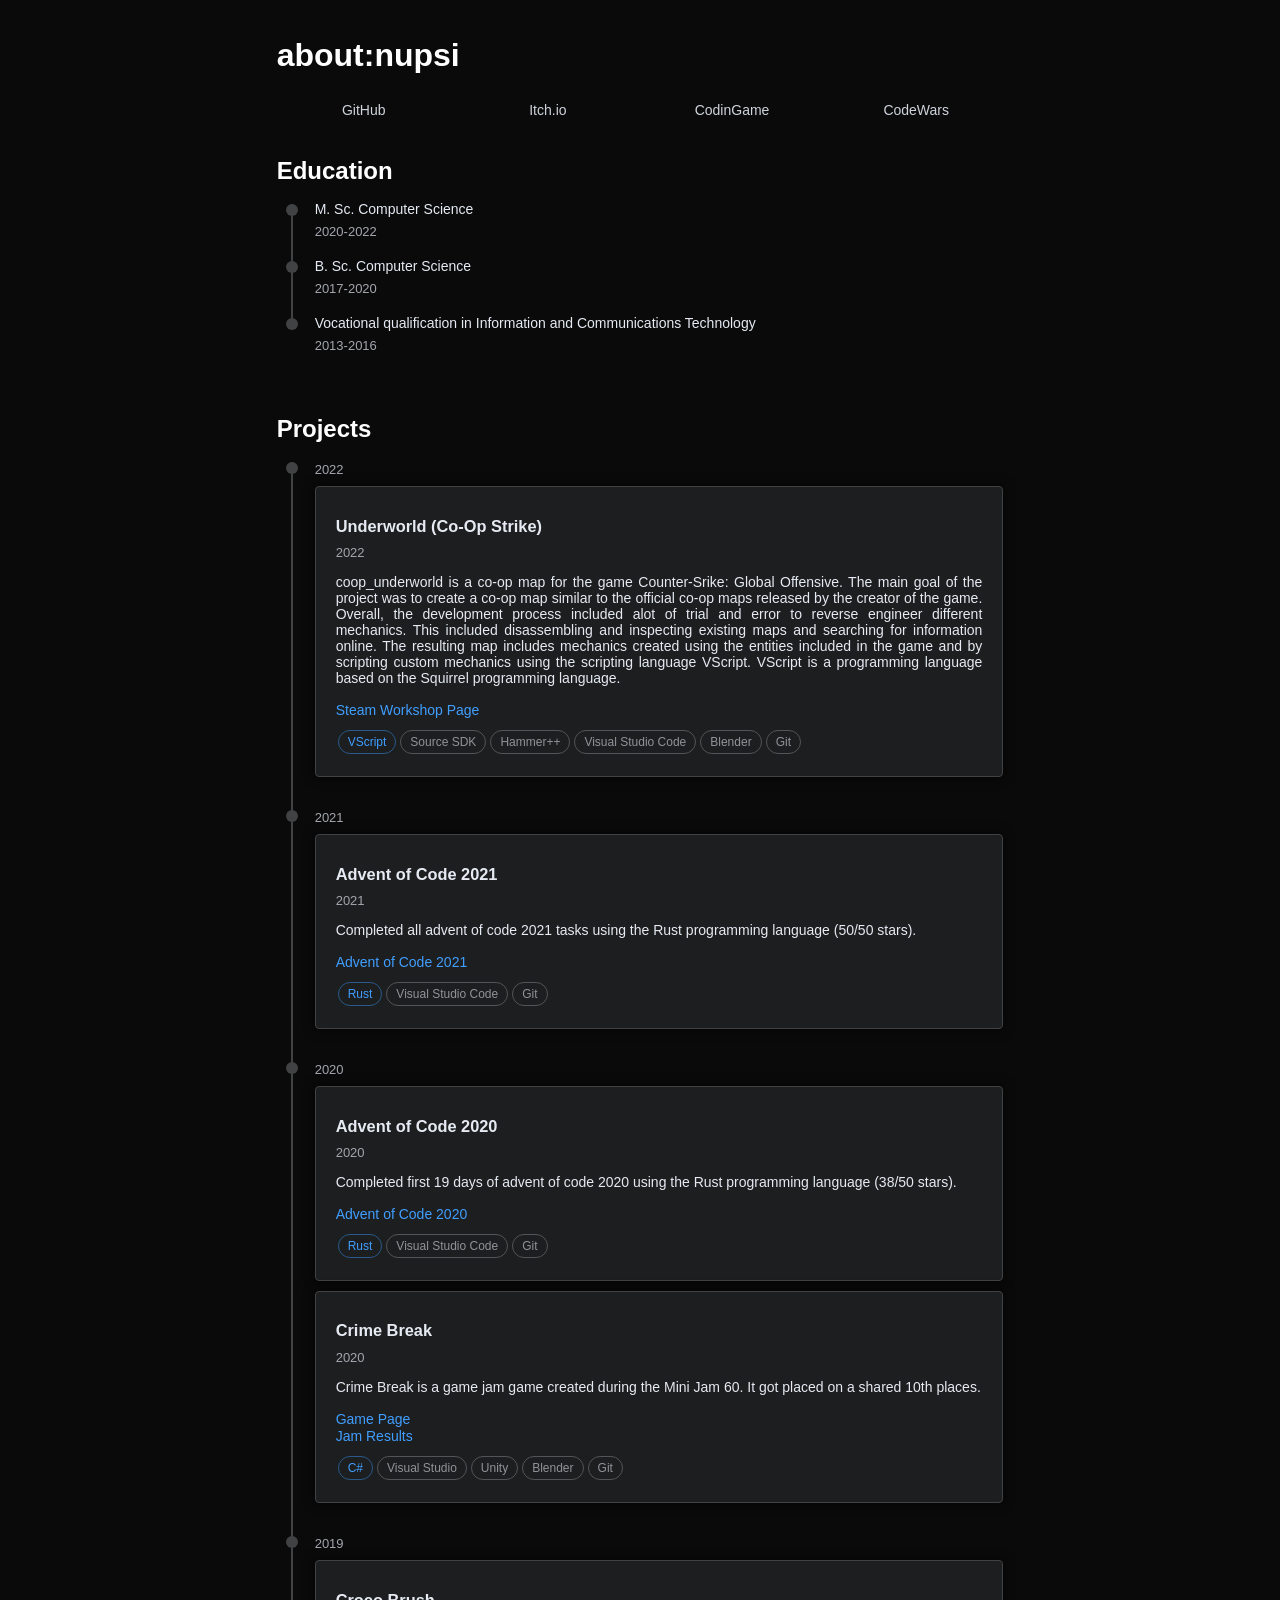
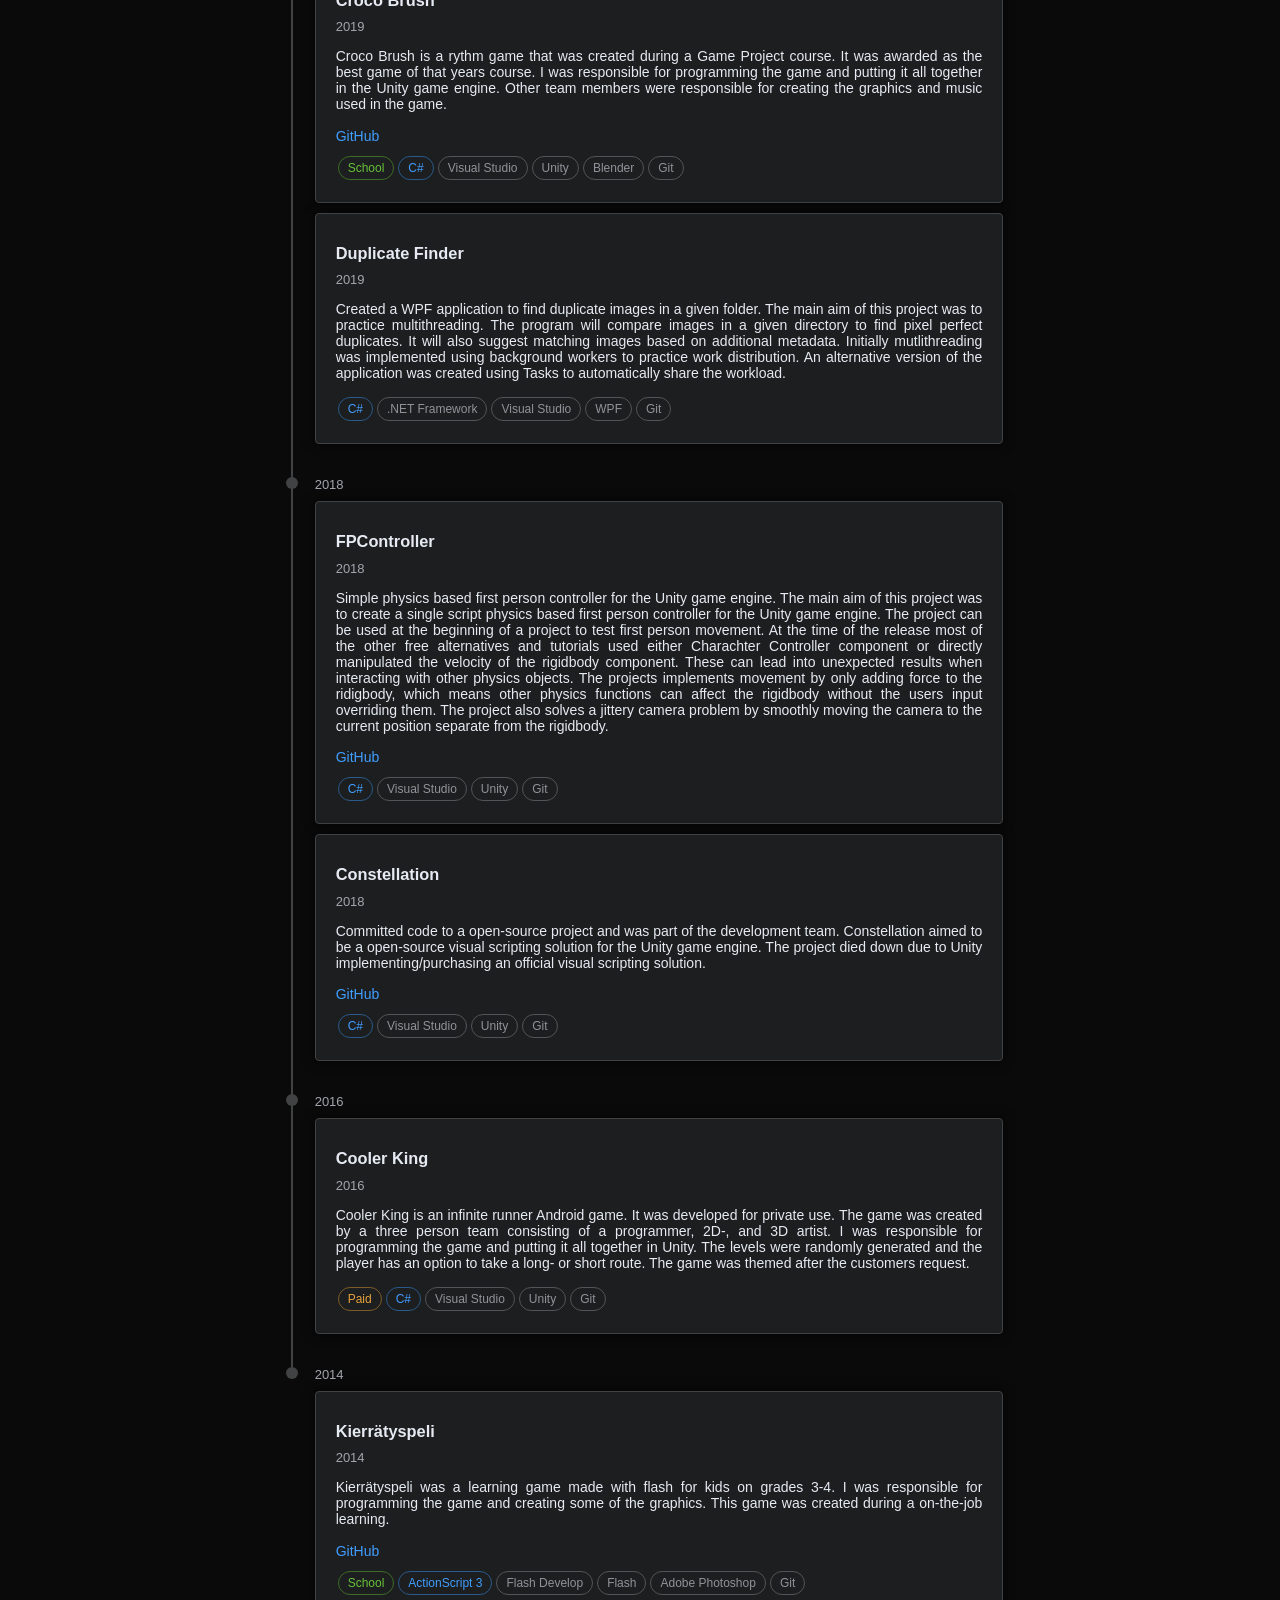
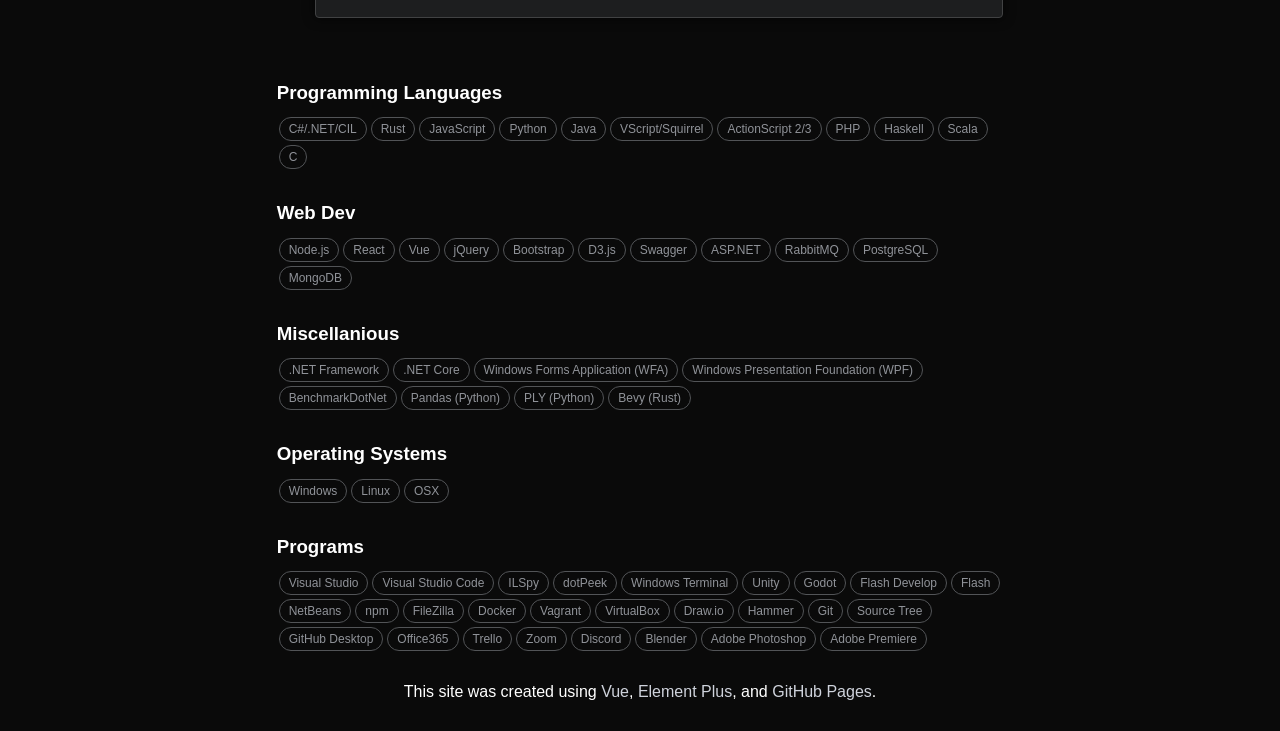
<file: index.html>
<!doctype html><html lang="en-En" class="dark"><head><meta charset="utf-8"><meta http-equiv="X-UA-Compatible" content="IE=edge"><meta name="viewport" content="width=device-width,initial-scale=1"><link rel="icon" href="favicon.ico"><title>about:nupsi</title><script defer="defer" src="js/chunk-vendors.e40983fe.js"></script><script defer="defer" src="js/index.f2c02e11.js"></script><link href="css/chunk-vendors.cc514243.css" rel="stylesheet"><link href="css/index.65992d73.css" rel="stylesheet"></head><body><noscript><strong>We're sorry but about:nupsi doesn't work properly without JavaScript enabled. Please enable it to continue.</strong></noscript><div id="app"></div></body></html>
</file>
<file: css/chunk-vendors.cc514243.css>
@charset "UTF-8";:root{--el-color-primary-rgb:64,158,255;--el-color-success-rgb:103,194,58;--el-color-warning-rgb:230,162,60;--el-color-danger-rgb:245,108,108;--el-color-error-rgb:245,108,108;--el-color-info-rgb:144,147,153;--el-font-size-extra-large:20px;--el-font-size-large:18px;--el-font-size-medium:16px;--el-font-size-base:14px;--el-font-size-small:13px;--el-font-size-extra-small:12px;--el-font-family:"Helvetica Neue",Helvetica,"PingFang SC","Hiragino Sans GB","Microsoft YaHei","微软雅黑",Arial,sans-serif;--el-font-weight-primary:500;--el-font-line-height-primary:24px;--el-index-normal:1;--el-index-top:1000;--el-index-popper:2000;--el-border-radius-base:4px;--el-border-radius-small:2px;--el-border-radius-round:20px;--el-border-radius-circle:100%;--el-transition-duration:0.3s;--el-transition-duration-fast:0.2s;--el-transition-function-ease-in-out-bezier:cubic-bezier(0.645,0.045,0.355,1);--el-transition-function-fast-bezier:cubic-bezier(0.23,1,0.32,1);--el-transition-all:all var(--el-transition-duration) var(--el-transition-function-ease-in-out-bezier);--el-transition-fade:opacity var(--el-transition-duration) var(--el-transition-function-fast-bezier);--el-transition-md-fade:transform var(--el-transition-duration) var(--el-transition-function-fast-bezier),opacity var(--el-transition-duration) var(--el-transition-function-fast-bezier);--el-transition-fade-linear:opacity var(--el-transition-duration-fast) linear;--el-transition-border:border-color var(--el-transition-duration-fast) var(--el-transition-function-ease-in-out-bezier);--el-transition-box-shadow:box-shadow var(--el-transition-duration-fast) var(--el-transition-function-ease-in-out-bezier);--el-transition-color:color var(--el-transition-duration-fast) var(--el-transition-function-ease-in-out-bezier);--el-component-size-large:40px;--el-component-size:32px;--el-component-size-small:24px;color-scheme:light;--el-color-white:#fff;--el-color-black:#000;--el-color-primary:#409eff;--el-color-primary-light-3:#79bbff;--el-color-primary-light-5:#a0cfff;--el-color-primary-light-7:#c6e2ff;--el-color-primary-light-8:#d9ecff;--el-color-primary-light-9:#ecf5ff;--el-color-primary-dark-2:#337ecc;--el-color-success:#67c23a;--el-color-success-light-3:#95d475;--el-color-success-light-5:#b3e19d;--el-color-success-light-7:#d1edc4;--el-color-success-light-8:#e1f3d8;--el-color-success-light-9:#f0f9eb;--el-color-success-dark-2:#529b2e;--el-color-warning:#e6a23c;--el-color-warning-light-3:#eebe77;--el-color-warning-light-5:#f3d19e;--el-color-warning-light-7:#f8e3c5;--el-color-warning-light-8:#faecd8;--el-color-warning-light-9:#fdf6ec;--el-color-warning-dark-2:#b88230;--el-color-danger:#f56c6c;--el-color-danger-light-3:#f89898;--el-color-danger-light-5:#fab6b6;--el-color-danger-light-7:#fcd3d3;--el-color-danger-light-8:#fde2e2;--el-color-danger-light-9:#fef0f0;--el-color-danger-dark-2:#c45656;--el-color-error:#f56c6c;--el-color-error-light-3:#f89898;--el-color-error-light-5:#fab6b6;--el-color-error-light-7:#fcd3d3;--el-color-error-light-8:#fde2e2;--el-color-error-light-9:#fef0f0;--el-color-error-dark-2:#c45656;--el-color-info:#909399;--el-color-info-light-3:#b1b3b8;--el-color-info-light-5:#c8c9cc;--el-color-info-light-7:#dedfe0;--el-color-info-light-8:#e9e9eb;--el-color-info-light-9:#f4f4f5;--el-color-info-dark-2:#73767a;--el-bg-color:#fff;--el-bg-color-page:#f2f3f5;--el-bg-color-overlay:#fff;--el-text-color-primary:#303133;--el-text-color-regular:#606266;--el-text-color-secondary:#909399;--el-text-color-placeholder:#a8abb2;--el-text-color-disabled:#c0c4cc;--el-border-color:#dcdfe6;--el-border-color-light:#e4e7ed;--el-border-color-lighter:#ebeef5;--el-border-color-extra-light:#f2f6fc;--el-border-color-dark:#d4d7de;--el-border-color-darker:#cdd0d6;--el-fill-color:#f0f2f5;--el-fill-color-light:#f5f7fa;--el-fill-color-lighter:#fafafa;--el-fill-color-extra-light:#fafcff;--el-fill-color-dark:#ebedf0;--el-fill-color-darker:#e6e8eb;--el-fill-color-blank:#fff;--el-box-shadow:0px 12px 32px 4px rgba(0,0,0,.04),0px 8px 20px rgba(0,0,0,.08);--el-box-shadow-light:0px 0px 12px rgba(0,0,0,.12);--el-box-shadow-lighter:0px 0px 6px rgba(0,0,0,.12);--el-box-shadow-dark:0px 16px 48px 16px rgba(0,0,0,.08),0px 12px 32px rgba(0,0,0,.12),0px 8px 16px -8px rgba(0,0,0,.16);--el-disabled-bg-color:var(--el-fill-color-light);--el-disabled-text-color:var(--el-text-color-placeholder);--el-disabled-border-color:var(--el-border-color-light);--el-overlay-color:rgba(0,0,0,.8);--el-overlay-color-light:rgba(0,0,0,.7);--el-overlay-color-lighter:rgba(0,0,0,.5);--el-mask-color:hsla(0,0%,100%,.9);--el-mask-color-extra-light:hsla(0,0%,100%,.3);--el-border-width:1px;--el-border-style:solid;--el-border-color-hover:var(--el-text-color-disabled);--el-border:var(--el-border-width) var(--el-border-style) var(--el-border-color);--el-svg-monochrome-grey:var(--el-border-color)}.fade-in-linear-enter-active,.fade-in-linear-leave-active{transition:var(--el-transition-fade-linear)}.fade-in-linear-enter-from,.fade-in-linear-leave-to{opacity:0}.el-fade-in-linear-enter-active,.el-fade-in-linear-leave-active{transition:var(--el-transition-fade-linear)}.el-fade-in-linear-enter-from,.el-fade-in-linear-leave-to{opacity:0}.el-fade-in-enter-active,.el-fade-in-leave-active{transition:all var(--el-transition-duration) cubic-bezier(.55,0,.1,1)}.el-fade-in-enter-from,.el-fade-in-leave-active{opacity:0}.el-zoom-in-center-enter-active,.el-zoom-in-center-leave-active{transition:all var(--el-transition-duration) cubic-bezier(.55,0,.1,1)}.el-zoom-in-center-enter-from,.el-zoom-in-center-leave-active{opacity:0;transform:scaleX(0)}.el-zoom-in-top-enter-active,.el-zoom-in-top-leave-active{opacity:1;transform:scaleY(1);transition:var(--el-transition-md-fade);transform-origin:center top}.el-zoom-in-top-enter-active[data-popper-placement^=top],.el-zoom-in-top-leave-active[data-popper-placement^=top]{transform-origin:center bottom}.el-zoom-in-top-enter-from,.el-zoom-in-top-leave-active{opacity:0;transform:scaleY(0)}.el-zoom-in-bottom-enter-active,.el-zoom-in-bottom-leave-active{opacity:1;transform:scaleY(1);transition:var(--el-transition-md-fade);transform-origin:center bottom}.el-zoom-in-bottom-enter-from,.el-zoom-in-bottom-leave-active{opacity:0;transform:scaleY(0)}.el-zoom-in-left-enter-active,.el-zoom-in-left-leave-active{opacity:1;transform:scale(1);transition:var(--el-transition-md-fade);transform-origin:top left}.el-zoom-in-left-enter-from,.el-zoom-in-left-leave-active{opacity:0;transform:scale(.45)}.collapse-transition{transition:var(--el-transition-duration) height ease-in-out,var(--el-transition-duration) padding-top ease-in-out,var(--el-transition-duration) padding-bottom ease-in-out}.el-collapse-transition-enter-active,.el-collapse-transition-leave-active{transition:var(--el-transition-duration) max-height ease-in-out,var(--el-transition-duration) padding-top ease-in-out,var(--el-transition-duration) padding-bottom ease-in-out}.horizontal-collapse-transition{transition:var(--el-transition-duration) width ease-in-out,var(--el-transition-duration) padding-left ease-in-out,var(--el-transition-duration) padding-right ease-in-out}.el-list-enter-active,.el-list-leave-active{transition:all 1s}.el-list-enter-from,.el-list-leave-to{opacity:0;transform:translateY(-30px)}.el-list-leave-active{position:absolute!important}.el-opacity-transition{transition:opacity var(--el-transition-duration) cubic-bezier(.55,0,.1,1)}.el-icon-loading{animation:rotating 2s linear infinite}.el-icon--right{margin-left:5px}.el-icon--left{margin-right:5px}@keyframes rotating{0%{transform:rotate(0)}to{transform:rotate(1turn)}}.el-icon{--color:inherit;height:1em;width:1em;line-height:1em;display:inline-flex;justify-content:center;align-items:center;position:relative;fill:currentColor;color:var(--color);font-size:inherit}.el-icon.is-loading{animation:rotating 2s linear infinite}.el-icon svg{height:1em;width:1em}.el-affix--fixed{position:fixed}.el-alert{--el-alert-padding:8px 16px;--el-alert-border-radius-base:var(--el-border-radius-base);--el-alert-title-font-size:13px;--el-alert-description-font-size:12px;--el-alert-close-font-size:12px;--el-alert-close-customed-font-size:13px;--el-alert-icon-size:16px;--el-alert-icon-large-size:28px;width:100%;padding:var(--el-alert-padding);margin:0;box-sizing:border-box;border-radius:var(--el-alert-border-radius-base);position:relative;background-color:var(--el-color-white);overflow:hidden;opacity:1;display:flex;align-items:center;transition:opacity var(--el-transition-duration-fast)}.el-alert.is-light .el-alert__close-btn{color:var(--el-text-color-placeholder)}.el-alert.is-dark .el-alert__close-btn,.el-alert.is-dark .el-alert__description{color:var(--el-color-white)}.el-alert.is-center{justify-content:center}.el-alert--success{--el-alert-bg-color:var(--el-color-success-light-9)}.el-alert--success.is-light{background-color:var(--el-alert-bg-color)}.el-alert--success.is-light,.el-alert--success.is-light .el-alert__description{color:var(--el-color-success)}.el-alert--success.is-dark{background-color:var(--el-color-success);color:var(--el-color-white)}.el-alert--info{--el-alert-bg-color:var(--el-color-info-light-9)}.el-alert--info.is-light{background-color:var(--el-alert-bg-color)}.el-alert--info.is-light,.el-alert--info.is-light .el-alert__description{color:var(--el-color-info)}.el-alert--info.is-dark{background-color:var(--el-color-info);color:var(--el-color-white)}.el-alert--warning{--el-alert-bg-color:var(--el-color-warning-light-9)}.el-alert--warning.is-light{background-color:var(--el-alert-bg-color)}.el-alert--warning.is-light,.el-alert--warning.is-light .el-alert__description{color:var(--el-color-warning)}.el-alert--warning.is-dark{background-color:var(--el-color-warning);color:var(--el-color-white)}.el-alert--error{--el-alert-bg-color:var(--el-color-error-light-9)}.el-alert--error.is-light{background-color:var(--el-alert-bg-color)}.el-alert--error.is-light,.el-alert--error.is-light .el-alert__description{color:var(--el-color-error)}.el-alert--error.is-dark{background-color:var(--el-color-error);color:var(--el-color-white)}.el-alert__content{display:table-cell;padding:0 8px}.el-alert .el-alert__icon{font-size:var(--el-alert-icon-size);width:var(--el-alert-icon-size)}.el-alert .el-alert__icon.is-big{font-size:var(--el-alert-icon-large-size);width:var(--el-alert-icon-large-size)}.el-alert__title{font-size:var(--el-alert-title-font-size);line-height:18px;vertical-align:text-top}.el-alert__title.is-bold{font-weight:700}.el-alert .el-alert__description{font-size:var(--el-alert-description-font-size);margin:5px 0 0 0}.el-alert .el-alert__close-btn{font-size:var(--el-alert-close-font-size);opacity:1;position:absolute;top:12px;right:15px;cursor:pointer}.el-alert .el-alert__close-btn.is-customed{font-style:normal;font-size:var(--el-alert-close-customed-font-size);top:9px}.el-alert-fade-enter-from,.el-alert-fade-leave-active{opacity:0}.el-aside{overflow:auto;box-sizing:border-box;flex-shrink:0;width:var(--el-aside-width,300px)}.el-autocomplete{position:relative;display:inline-block}.el-autocomplete__popper.el-popper{background:var(--el-bg-color-overlay);box-shadow:var(--el-box-shadow-light)}.el-autocomplete__popper.el-popper,.el-autocomplete__popper.el-popper .el-popper__arrow:before{border:1px solid var(--el-border-color-light)}.el-autocomplete__popper.el-popper[data-popper-placement^=top] .el-popper__arrow:before{border-top-color:transparent;border-left-color:transparent}.el-autocomplete__popper.el-popper[data-popper-placement^=bottom] .el-popper__arrow:before{border-bottom-color:transparent;border-right-color:transparent}.el-autocomplete__popper.el-popper[data-popper-placement^=left] .el-popper__arrow:before{border-left-color:transparent;border-bottom-color:transparent}.el-autocomplete__popper.el-popper[data-popper-placement^=right] .el-popper__arrow:before{border-right-color:transparent;border-top-color:transparent}.el-autocomplete-suggestion{border-radius:var(--el-border-radius-base);box-sizing:border-box}.el-autocomplete-suggestion__wrap{max-height:280px;padding:10px 0;box-sizing:border-box}.el-autocomplete-suggestion__list{margin:0;padding:0}.el-autocomplete-suggestion li{padding:0 20px;margin:0;line-height:34px;cursor:pointer;color:var(--el-text-color-regular);font-size:var(--el-font-size-base);list-style:none;text-align:left;white-space:nowrap;overflow:hidden;text-overflow:ellipsis}.el-autocomplete-suggestion li.highlighted,.el-autocomplete-suggestion li:hover{background-color:var(--el-fill-color-light)}.el-autocomplete-suggestion li.divider{margin-top:6px;border-top:1px solid var(--el-color-black)}.el-autocomplete-suggestion li.divider:last-child{margin-bottom:-6px}.el-autocomplete-suggestion.is-loading li{text-align:center;height:100px;line-height:100px;font-size:20px;color:var(--el-text-color-secondary)}.el-autocomplete-suggestion.is-loading li:after{display:inline-block;content:"";height:100%;vertical-align:middle}.el-autocomplete-suggestion.is-loading li:hover{background-color:var(--el-bg-color-overlay)}.el-autocomplete-suggestion.is-loading .el-icon-loading{vertical-align:middle}.el-avatar{--el-avatar-text-color:var(--el-color-white);--el-avatar-bg-color:var(--el-text-color-disabled);--el-avatar-text-size:14px;--el-avatar-icon-size:18px;--el-avatar-border-radius:var(--el-border-radius-base);--el-avatar-size-large:56px;--el-avatar-size-small:24px;--el-avatar-size:40px;display:inline-flex;justify-content:center;align-items:center;box-sizing:border-box;text-align:center;overflow:hidden;color:var(--el-avatar-text-color);background:var(--el-avatar-bg-color);width:var(--el-avatar-size);height:var(--el-avatar-size);font-size:var(--el-avatar-text-size)}.el-avatar>img{display:block;height:100%}.el-avatar--circle{border-radius:50%}.el-avatar--square{border-radius:var(--el-avatar-border-radius)}.el-avatar--icon{font-size:var(--el-avatar-icon-size)}.el-avatar--small{--el-avatar-size:24px}.el-avatar--large{--el-avatar-size:56px}.el-backtop{--el-backtop-bg-color:var(--el-bg-color-overlay);--el-backtop-text-color:var(--el-color-primary);--el-backtop-hover-bg-color:var(--el-border-color-extra-light);position:fixed;background-color:var(--el-backtop-bg-color);width:40px;height:40px;border-radius:50%;color:var(--el-backtop-text-color);display:flex;align-items:center;justify-content:center;font-size:20px;box-shadow:var(--el-box-shadow-lighter);cursor:pointer;z-index:5}.el-backtop:hover{background-color:var(--el-backtop-hover-bg-color)}.el-backtop__icon{font-size:20px}.el-badge{--el-badge-bg-color:var(--el-color-danger);--el-badge-radius:10px;--el-badge-font-size:12px;--el-badge-padding:6px;--el-badge-size:18px;position:relative;vertical-align:middle;display:inline-block}.el-badge__content{background-color:var(--el-badge-bg-color);border-radius:var(--el-badge-radius);color:var(--el-color-white);display:inline-flex;justify-content:center;align-items:center;font-size:var(--el-badge-font-size);height:var(--el-badge-size);padding:0 var(--el-badge-padding);white-space:nowrap;border:1px solid var(--el-bg-color)}.el-badge__content.is-fixed{position:absolute;top:0;right:calc(1px + var(--el-badge-size)/2);transform:translateY(-50%) translateX(100%)}.el-badge__content.is-fixed.is-dot{right:5px}.el-badge__content.is-dot{height:8px;width:8px;padding:0;right:0;border-radius:50%}.el-badge__content--primary{background-color:var(--el-color-primary)}.el-badge__content--success{background-color:var(--el-color-success)}.el-badge__content--warning{background-color:var(--el-color-warning)}.el-badge__content--info{background-color:var(--el-color-info)}.el-badge__content--danger{background-color:var(--el-color-danger)}.el-breadcrumb{font-size:14px;line-height:1}.el-breadcrumb:after,.el-breadcrumb:before{display:table;content:""}.el-breadcrumb:after{clear:both}.el-breadcrumb__separator{margin:0 9px;font-weight:700;color:var(--el-text-color-placeholder)}.el-breadcrumb__separator.el-icon{margin:0 6px;font-weight:400}.el-breadcrumb__separator.el-icon svg{vertical-align:middle}.el-breadcrumb__item{float:left;display:flex;align-items:center}.el-breadcrumb__inner{color:var(--el-text-color-regular)}.el-breadcrumb__inner a,.el-breadcrumb__inner.is-link{font-weight:700;text-decoration:none;transition:var(--el-transition-color);color:var(--el-text-color-primary)}.el-breadcrumb__inner a:hover,.el-breadcrumb__inner.is-link:hover{color:var(--el-color-primary);cursor:pointer}.el-breadcrumb__item:last-child .el-breadcrumb__inner,.el-breadcrumb__item:last-child .el-breadcrumb__inner a,.el-breadcrumb__item:last-child .el-breadcrumb__inner a:hover,.el-breadcrumb__item:last-child .el-breadcrumb__inner:hover{font-weight:400;color:var(--el-text-color-regular);cursor:text}.el-breadcrumb__item:last-child .el-breadcrumb__separator{display:none}.el-button-group{display:inline-block;vertical-align:middle}.el-button-group:after,.el-button-group:before{display:table;content:""}.el-button-group:after{clear:both}.el-button-group>.el-button{float:left;position:relative}.el-button-group>.el-button+.el-button{margin-left:0}.el-button-group>.el-button:first-child{border-top-right-radius:0;border-bottom-right-radius:0}.el-button-group>.el-button:last-child{border-top-left-radius:0;border-bottom-left-radius:0}.el-button-group>.el-button:first-child:last-child{border-top-right-radius:var(--el-border-radius-base);border-bottom-right-radius:var(--el-border-radius-base);border-top-left-radius:var(--el-border-radius-base);border-bottom-left-radius:var(--el-border-radius-base)}.el-button-group>.el-button:first-child:last-child.is-round{border-radius:var(--el-border-radius-round)}.el-button-group>.el-button:first-child:last-child.is-circle{border-radius:50%}.el-button-group>.el-button:not(:first-child):not(:last-child){border-radius:0}.el-button-group>.el-button:not(:last-child){margin-right:-1px}.el-button-group>.el-button.is-active,.el-button-group>.el-button:active,.el-button-group>.el-button:focus,.el-button-group>.el-button:hover{z-index:1}.el-button-group>.el-dropdown>.el-button{border-top-left-radius:0;border-bottom-left-radius:0;border-left-color:var(--el-button-divide-border-color)}.el-button-group .el-button--primary:first-child{border-right-color:var(--el-button-divide-border-color)}.el-button-group .el-button--primary:last-child{border-left-color:var(--el-button-divide-border-color)}.el-button-group .el-button--primary:not(:first-child):not(:last-child){border-left-color:var(--el-button-divide-border-color);border-right-color:var(--el-button-divide-border-color)}.el-button-group .el-button--success:first-child{border-right-color:var(--el-button-divide-border-color)}.el-button-group .el-button--success:last-child{border-left-color:var(--el-button-divide-border-color)}.el-button-group .el-button--success:not(:first-child):not(:last-child){border-left-color:var(--el-button-divide-border-color);border-right-color:var(--el-button-divide-border-color)}.el-button-group .el-button--warning:first-child{border-right-color:var(--el-button-divide-border-color)}.el-button-group .el-button--warning:last-child{border-left-color:var(--el-button-divide-border-color)}.el-button-group .el-button--warning:not(:first-child):not(:last-child){border-left-color:var(--el-button-divide-border-color);border-right-color:var(--el-button-divide-border-color)}.el-button-group .el-button--danger:first-child{border-right-color:var(--el-button-divide-border-color)}.el-button-group .el-button--danger:last-child{border-left-color:var(--el-button-divide-border-color)}.el-button-group .el-button--danger:not(:first-child):not(:last-child){border-left-color:var(--el-button-divide-border-color);border-right-color:var(--el-button-divide-border-color)}.el-button-group .el-button--info:first-child{border-right-color:var(--el-button-divide-border-color)}.el-button-group .el-button--info:last-child{border-left-color:var(--el-button-divide-border-color)}.el-button-group .el-button--info:not(:first-child):not(:last-child){border-left-color:var(--el-button-divide-border-color);border-right-color:var(--el-button-divide-border-color)}.el-button{--el-button-font-weight:var(--el-font-weight-primary);--el-button-border-color:var(--el-border-color);--el-button-bg-color:var(--el-fill-color-blank);--el-button-text-color:var(--el-text-color-regular);--el-button-disabled-text-color:var(--el-disabled-text-color);--el-button-disabled-bg-color:var(--el-fill-color-blank);--el-button-disabled-border-color:var(--el-border-color-light);--el-button-divide-border-color:hsla(0,0%,100%,.5);--el-button-hover-text-color:var(--el-color-primary);--el-button-hover-bg-color:var(--el-color-primary-light-9);--el-button-hover-border-color:var(--el-color-primary-light-7);--el-button-active-text-color:var(--el-button-hover-text-color);--el-button-active-border-color:var(--el-color-primary);--el-button-active-bg-color:var(--el-button-hover-bg-color);display:inline-flex;justify-content:center;align-items:center;line-height:1;height:32px;white-space:nowrap;cursor:pointer;color:var(--el-button-text-color);text-align:center;box-sizing:border-box;outline:0;transition:.1s;font-weight:var(--el-button-font-weight);-webkit-user-select:none;user-select:none;vertical-align:middle;-webkit-appearance:none;padding:8px 15px;font-size:var(--el-font-size-base);border-radius:var(--el-border-radius-base)}.el-button:not(.is-text,.is-link,.el-button--text){background-color:var(--el-button-bg-color);border:var(--el-border);border-color:var(--el-button-border-color)}.el-button:not(.is-text,.is-link,.el-button--text):focus,.el-button:not(.is-text,.is-link,.el-button--text):hover{color:var(--el-button-hover-text-color);border-color:var(--el-button-hover-border-color);background-color:var(--el-button-hover-bg-color);outline:0}.el-button:not(.is-text,.is-link,.el-button--text):active{color:var(--el-button-active-text-color);border-color:var(--el-button-active-border-color);background-color:var(--el-button-active-bg-color);outline:0}.el-button:not(.is-text,.is-link,.el-button--text):focus-visible{border-color:transparent;outline:2px solid var(--el-button-border-color);outline-offset:1px}.el-button>span{display:inline-flex;align-items:center}.el-button+.el-button{margin-left:12px}.el-button.is-round{padding:8px 15px}.el-button::-moz-focus-inner{border:0}.el-button [class*=el-icon]+span{margin-left:6px}.el-button [class*=el-icon] svg{vertical-align:bottom}.el-button.is-plain{--el-button-hover-text-color:var(--el-color-primary);--el-button-hover-bg-color:var(--el-fill-color-blank);--el-button-hover-border-color:var(--el-color-primary)}.el-button.is-active{color:var(--el-button-active-text-color);border-color:var(--el-button-active-border-color);background-color:var(--el-button-active-bg-color);outline:0}.el-button.is-disabled,.el-button.is-disabled:focus,.el-button.is-disabled:hover{color:var(--el-button-disabled-text-color);cursor:not-allowed;background-image:none;background-color:var(--el-button-disabled-bg-color);border-color:var(--el-button-disabled-border-color)}.el-button.is-loading{position:relative;pointer-events:none}.el-button.is-loading:before{z-index:1;pointer-events:none;content:"";position:absolute;left:-1px;top:-1px;right:-1px;bottom:-1px;border-radius:inherit;background-color:var(--el-mask-color-extra-light)}.el-button.is-round{border-radius:var(--el-border-radius-round)}.el-button.is-circle{border-radius:50%;padding:8px}.el-button.is-text{color:var(--el-button-text-color);border:0 solid transparent;background-color:transparent}.el-button.is-text.is-disabled{color:var(--el-button-disabled-text-color);background-color:transparent!important}.el-button.is-text:not(.is-disabled):focus,.el-button.is-text:not(.is-disabled):hover{background-color:var(--el-fill-color-light)}.el-button.is-text:not(.is-disabled):focus-visible{border-color:transparent;outline:2px solid var(--el-button-border-color);outline-offset:1px}.el-button.is-text:not(.is-disabled):active{background-color:var(--el-fill-color)}.el-button.is-text:not(.is-disabled).is-has-bg{background-color:var(--el-fill-color-light)}.el-button.is-text:not(.is-disabled).is-has-bg:hover{background-color:var(--el-fill-color)}.el-button.is-text:not(.is-disabled).is-has-bg:active{background-color:var(--el-fill-color-dark)}.el-button__text--expand{letter-spacing:.3em;margin-right:-.3em}.el-button.is-link{border-color:transparent;background:0 0;padding-left:0;padding-right:0}.el-button.is-link:hover{color:var(--el-button-hover-link-text-color)}.el-button.is-link.is-disabled{color:var(--el-button-disabled-text-color);background-color:transparent!important;border-color:transparent!important}.el-button.is-link:not(.is-disabled):active,.el-button.is-link:not(.is-disabled):focus,.el-button.is-link:not(.is-disabled):hover{border-color:transparent;background-color:transparent}.el-button--text{border-color:transparent;background:0 0;color:var(--el-color-primary);padding-left:0;padding-right:0}.el-button--text.is-disabled{color:var(--el-button-disabled-text-color);background-color:transparent!important;border-color:transparent!important}.el-button--text:not(.is-disabled):focus,.el-button--text:not(.is-disabled):hover{color:var(--el-color-primary-light-3);border-color:transparent;background-color:transparent}.el-button--text:not(.is-disabled):active{color:var(--el-color-primary-dark-2);border-color:transparent;background-color:transparent}.el-button__link--expand{letter-spacing:.3em;margin-right:-.3em}.el-button--primary{--el-button-text-color:var(--el-color-white);--el-button-bg-color:var(--el-color-primary);--el-button-border-color:var(--el-color-primary);--el-button-hover-text-color:var(--el-color-white);--el-button-hover-link-text-color:var(--el-color-primary-light-5);--el-button-hover-bg-color:var(--el-color-primary-light-3);--el-button-hover-border-color:var(--el-color-primary-light-3);--el-button-active-bg-color:var(--el-color-primary-dark-2);--el-button-active-border-color:var(--el-color-primary-dark-2);--el-button-disabled-text-color:var(--el-color-white);--el-button-disabled-bg-color:var(--el-color-primary-light-5);--el-button-disabled-border-color:var(--el-color-primary-light-5)}.el-button--primary.is-link,.el-button--primary.is-plain,.el-button--primary.is-text{--el-button-text-color:var(--el-color-primary);--el-button-bg-color:var(--el-color-primary-light-9);--el-button-border-color:var(--el-color-primary-light-5);--el-button-hover-text-color:var(--el-color-white);--el-button-hover-bg-color:var(--el-color-primary);--el-button-hover-border-color:var(--el-color-primary);--el-button-active-text-color:var(--el-color-white)}.el-button--primary.is-link.is-disabled,.el-button--primary.is-link.is-disabled:active,.el-button--primary.is-link.is-disabled:focus,.el-button--primary.is-link.is-disabled:hover,.el-button--primary.is-plain.is-disabled,.el-button--primary.is-plain.is-disabled:active,.el-button--primary.is-plain.is-disabled:focus,.el-button--primary.is-plain.is-disabled:hover,.el-button--primary.is-text.is-disabled,.el-button--primary.is-text.is-disabled:active,.el-button--primary.is-text.is-disabled:focus,.el-button--primary.is-text.is-disabled:hover{color:var(--el-color-primary-light-5);background-color:var(--el-color-primary-light-9);border-color:var(--el-color-primary-light-8)}.el-button--success{--el-button-text-color:var(--el-color-white);--el-button-bg-color:var(--el-color-success);--el-button-border-color:var(--el-color-success);--el-button-hover-text-color:var(--el-color-white);--el-button-hover-link-text-color:var(--el-color-success-light-5);--el-button-hover-bg-color:var(--el-color-success-light-3);--el-button-hover-border-color:var(--el-color-success-light-3);--el-button-active-bg-color:var(--el-color-success-dark-2);--el-button-active-border-color:var(--el-color-success-dark-2);--el-button-disabled-text-color:var(--el-color-white);--el-button-disabled-bg-color:var(--el-color-success-light-5);--el-button-disabled-border-color:var(--el-color-success-light-5)}.el-button--success.is-link,.el-button--success.is-plain,.el-button--success.is-text{--el-button-text-color:var(--el-color-success);--el-button-bg-color:var(--el-color-success-light-9);--el-button-border-color:var(--el-color-success-light-5);--el-button-hover-text-color:var(--el-color-white);--el-button-hover-bg-color:var(--el-color-success);--el-button-hover-border-color:var(--el-color-success);--el-button-active-text-color:var(--el-color-white)}.el-button--success.is-link.is-disabled,.el-button--success.is-link.is-disabled:active,.el-button--success.is-link.is-disabled:focus,.el-button--success.is-link.is-disabled:hover,.el-button--success.is-plain.is-disabled,.el-button--success.is-plain.is-disabled:active,.el-button--success.is-plain.is-disabled:focus,.el-button--success.is-plain.is-disabled:hover,.el-button--success.is-text.is-disabled,.el-button--success.is-text.is-disabled:active,.el-button--success.is-text.is-disabled:focus,.el-button--success.is-text.is-disabled:hover{color:var(--el-color-success-light-5);background-color:var(--el-color-success-light-9);border-color:var(--el-color-success-light-8)}.el-button--warning{--el-button-text-color:var(--el-color-white);--el-button-bg-color:var(--el-color-warning);--el-button-border-color:var(--el-color-warning);--el-button-hover-text-color:var(--el-color-white);--el-button-hover-link-text-color:var(--el-color-warning-light-5);--el-button-hover-bg-color:var(--el-color-warning-light-3);--el-button-hover-border-color:var(--el-color-warning-light-3);--el-button-active-bg-color:var(--el-color-warning-dark-2);--el-button-active-border-color:var(--el-color-warning-dark-2);--el-button-disabled-text-color:var(--el-color-white);--el-button-disabled-bg-color:var(--el-color-warning-light-5);--el-button-disabled-border-color:var(--el-color-warning-light-5)}.el-button--warning.is-link,.el-button--warning.is-plain,.el-button--warning.is-text{--el-button-text-color:var(--el-color-warning);--el-button-bg-color:var(--el-color-warning-light-9);--el-button-border-color:var(--el-color-warning-light-5);--el-button-hover-text-color:var(--el-color-white);--el-button-hover-bg-color:var(--el-color-warning);--el-button-hover-border-color:var(--el-color-warning);--el-button-active-text-color:var(--el-color-white)}.el-button--warning.is-link.is-disabled,.el-button--warning.is-link.is-disabled:active,.el-button--warning.is-link.is-disabled:focus,.el-button--warning.is-link.is-disabled:hover,.el-button--warning.is-plain.is-disabled,.el-button--warning.is-plain.is-disabled:active,.el-button--warning.is-plain.is-disabled:focus,.el-button--warning.is-plain.is-disabled:hover,.el-button--warning.is-text.is-disabled,.el-button--warning.is-text.is-disabled:active,.el-button--warning.is-text.is-disabled:focus,.el-button--warning.is-text.is-disabled:hover{color:var(--el-color-warning-light-5);background-color:var(--el-color-warning-light-9);border-color:var(--el-color-warning-light-8)}.el-button--danger{--el-button-text-color:var(--el-color-white);--el-button-bg-color:var(--el-color-danger);--el-button-border-color:var(--el-color-danger);--el-button-hover-text-color:var(--el-color-white);--el-button-hover-link-text-color:var(--el-color-danger-light-5);--el-button-hover-bg-color:var(--el-color-danger-light-3);--el-button-hover-border-color:var(--el-color-danger-light-3);--el-button-active-bg-color:var(--el-color-danger-dark-2);--el-button-active-border-color:var(--el-color-danger-dark-2);--el-button-disabled-text-color:var(--el-color-white);--el-button-disabled-bg-color:var(--el-color-danger-light-5);--el-button-disabled-border-color:var(--el-color-danger-light-5)}.el-button--danger.is-link,.el-button--danger.is-plain,.el-button--danger.is-text{--el-button-text-color:var(--el-color-danger);--el-button-bg-color:var(--el-color-danger-light-9);--el-button-border-color:var(--el-color-danger-light-5);--el-button-hover-text-color:var(--el-color-white);--el-button-hover-bg-color:var(--el-color-danger);--el-button-hover-border-color:var(--el-color-danger);--el-button-active-text-color:var(--el-color-white)}.el-button--danger.is-link.is-disabled,.el-button--danger.is-link.is-disabled:active,.el-button--danger.is-link.is-disabled:focus,.el-button--danger.is-link.is-disabled:hover,.el-button--danger.is-plain.is-disabled,.el-button--danger.is-plain.is-disabled:active,.el-button--danger.is-plain.is-disabled:focus,.el-button--danger.is-plain.is-disabled:hover,.el-button--danger.is-text.is-disabled,.el-button--danger.is-text.is-disabled:active,.el-button--danger.is-text.is-disabled:focus,.el-button--danger.is-text.is-disabled:hover{color:var(--el-color-danger-light-5);background-color:var(--el-color-danger-light-9);border-color:var(--el-color-danger-light-8)}.el-button--info{--el-button-text-color:var(--el-color-white);--el-button-bg-color:var(--el-color-info);--el-button-border-color:var(--el-color-info);--el-button-hover-text-color:var(--el-color-white);--el-button-hover-link-text-color:var(--el-color-info-light-5);--el-button-hover-bg-color:var(--el-color-info-light-3);--el-button-hover-border-color:var(--el-color-info-light-3);--el-button-active-bg-color:var(--el-color-info-dark-2);--el-button-active-border-color:var(--el-color-info-dark-2);--el-button-disabled-text-color:var(--el-color-white);--el-button-disabled-bg-color:var(--el-color-info-light-5);--el-button-disabled-border-color:var(--el-color-info-light-5)}.el-button--info.is-link,.el-button--info.is-plain,.el-button--info.is-text{--el-button-text-color:var(--el-color-info);--el-button-bg-color:var(--el-color-info-light-9);--el-button-border-color:var(--el-color-info-light-5);--el-button-hover-text-color:var(--el-color-white);--el-button-hover-bg-color:var(--el-color-info);--el-button-hover-border-color:var(--el-color-info);--el-button-active-text-color:var(--el-color-white)}.el-button--info.is-link.is-disabled,.el-button--info.is-link.is-disabled:active,.el-button--info.is-link.is-disabled:focus,.el-button--info.is-link.is-disabled:hover,.el-button--info.is-plain.is-disabled,.el-button--info.is-plain.is-disabled:active,.el-button--info.is-plain.is-disabled:focus,.el-button--info.is-plain.is-disabled:hover,.el-button--info.is-text.is-disabled,.el-button--info.is-text.is-disabled:active,.el-button--info.is-text.is-disabled:focus,.el-button--info.is-text.is-disabled:hover{color:var(--el-color-info-light-5);background-color:var(--el-color-info-light-9);border-color:var(--el-color-info-light-8)}.el-button--large{--el-button-size:40px;height:var(--el-button-size);padding:12px 19px;font-size:var(--el-font-size-base);border-radius:var(--el-border-radius-base)}.el-button--large [class*=el-icon]+span{margin-left:8px}.el-button--large.is-round{padding:12px 19px}.el-button--large.is-circle{width:var(--el-button-size);padding:12px}.el-button--small{--el-button-size:24px;height:var(--el-button-size);padding:5px 11px;font-size:12px;border-radius:calc(var(--el-border-radius-base) - 1px)}.el-button--small [class*=el-icon]+span{margin-left:4px}.el-button--small.is-round{padding:5px 11px}.el-button--small.is-circle{width:var(--el-button-size);padding:5px}.el-calendar{--el-calendar-border:var(--el-table-border,1px solid var(--el-border-color-lighter));--el-calendar-header-border-bottom:var(--el-calendar-border);--el-calendar-selected-bg-color:var(--el-color-primary-light-9);--el-calendar-cell-width:85px;background-color:var(--el-fill-color-blank)}.el-calendar__header{display:flex;justify-content:space-between;padding:12px 20px;border-bottom:var(--el-calendar-header-border-bottom)}.el-calendar__title{color:var(--el-text-color);align-self:center}.el-calendar__body{padding:12px 20px 35px}.el-calendar-table{table-layout:fixed;width:100%}.el-calendar-table thead th{padding:12px 0;color:var(--el-text-color-regular);font-weight:400}.el-calendar-table:not(.is-range) td.next,.el-calendar-table:not(.is-range) td.prev{color:var(--el-text-color-placeholder)}.el-calendar-table td{border-bottom:var(--el-calendar-border);border-right:var(--el-calendar-border);vertical-align:top;transition:background-color var(--el-transition-duration-fast) ease}.el-calendar-table td.is-selected{background-color:var(--el-calendar-selected-bg-color)}.el-calendar-table td.is-today{color:var(--el-color-primary)}.el-calendar-table tr:first-child td{border-top:var(--el-calendar-border)}.el-calendar-table tr td:first-child{border-left:var(--el-calendar-border)}.el-calendar-table tr.el-calendar-table__row--hide-border td{border-top:none}.el-calendar-table .el-calendar-day{box-sizing:border-box;padding:8px;height:var(--el-calendar-cell-width)}.el-calendar-table .el-calendar-day:hover{cursor:pointer;background-color:var(--el-calendar-selected-bg-color)}.el-card{--el-card-border-color:var(--el-border-color-light);--el-card-border-radius:4px;--el-card-padding:20px;--el-card-bg-color:var(--el-fill-color-blank);border-radius:var(--el-card-border-radius);border:1px solid var(--el-card-border-color);background-color:var(--el-card-bg-color);overflow:hidden;color:var(--el-text-color-primary);transition:var(--el-transition-duration)}.el-card.is-always-shadow,.el-card.is-hover-shadow:focus,.el-card.is-hover-shadow:hover{box-shadow:var(--el-box-shadow-light)}.el-card__header{padding:calc(var(--el-card-padding) - 2px) var(--el-card-padding);border-bottom:1px solid var(--el-card-border-color);box-sizing:border-box}.el-card__body{padding:var(--el-card-padding)}.el-carousel__item{position:absolute;top:0;left:0;width:100%;height:100%;display:inline-block;overflow:hidden}.el-carousel__item,.el-carousel__item.is-active{z-index:calc(var(--el-index-normal) - 1)}.el-carousel__item--card,.el-carousel__item.is-animating{transition:transform .4s ease-in-out}.el-carousel__item--card{width:50%}.el-carousel__item--card.is-in-stage{cursor:pointer;z-index:var(--el-index-normal)}.el-carousel__item--card.is-in-stage.is-hover .el-carousel__mask,.el-carousel__item--card.is-in-stage:hover .el-carousel__mask{opacity:.12}.el-carousel__item--card.is-active{z-index:calc(var(--el-index-normal) + 1)}.el-carousel__mask{position:absolute;width:100%;height:100%;top:0;left:0;background-color:var(--el-color-white);opacity:.24;transition:var(--el-transition-duration-fast)}.el-carousel{--el-carousel-arrow-font-size:12px;--el-carousel-arrow-size:36px;--el-carousel-arrow-background:rgba(31,45,61,.11);--el-carousel-arrow-hover-background:rgba(31,45,61,.23);--el-carousel-indicator-width:30px;--el-carousel-indicator-height:2px;--el-carousel-indicator-padding-horizontal:4px;--el-carousel-indicator-padding-vertical:12px;--el-carousel-indicator-out-color:var(--el-border-color-hover);position:relative}.el-carousel--horizontal{overflow-x:hidden}.el-carousel--vertical{overflow-y:hidden}.el-carousel__container{position:relative;height:300px}.el-carousel__arrow{border:none;outline:0;padding:0;margin:0;height:var(--el-carousel-arrow-size);width:var(--el-carousel-arrow-size);cursor:pointer;transition:var(--el-transition-duration);border-radius:50%;background-color:var(--el-carousel-arrow-background);color:#fff;position:absolute;top:50%;z-index:10;transform:translateY(-50%);text-align:center;font-size:var(--el-carousel-arrow-font-size);display:inline-flex;justify-content:center;align-items:center}.el-carousel__arrow--left{left:16px}.el-carousel__arrow--right{right:16px}.el-carousel__arrow:hover{background-color:var(--el-carousel-arrow-hover-background)}.el-carousel__arrow i{cursor:pointer}.el-carousel__indicators{position:absolute;list-style:none;margin:0;padding:0;z-index:calc(var(--el-index-normal) + 1)}.el-carousel__indicators--horizontal{bottom:0;left:50%;transform:translateX(-50%)}.el-carousel__indicators--vertical{right:0;top:50%;transform:translateY(-50%)}.el-carousel__indicators--outside{bottom:calc(var(--el-carousel-indicator-height) + var(--el-carousel-indicator-padding-vertical)*2);text-align:center;position:static;transform:none}.el-carousel__indicators--outside .el-carousel__indicator:hover button{opacity:.64}.el-carousel__indicators--outside button{background-color:var(--el-carousel-indicator-out-color);opacity:.24}.el-carousel__indicators--labels{left:0;right:0;transform:none;text-align:center}.el-carousel__indicators--labels .el-carousel__button{height:auto;width:auto;padding:2px 18px;font-size:12px}.el-carousel__indicators--labels .el-carousel__indicator{padding:6px 4px}.el-carousel__indicator{background-color:transparent;cursor:pointer}.el-carousel__indicator:hover button{opacity:.72}.el-carousel__indicator--horizontal{display:inline-block;padding:var(--el-carousel-indicator-padding-vertical) var(--el-carousel-indicator-padding-horizontal)}.el-carousel__indicator--vertical{padding:var(--el-carousel-indicator-padding-horizontal) var(--el-carousel-indicator-padding-vertical)}.el-carousel__indicator--vertical .el-carousel__button{width:var(--el-carousel-indicator-height);height:calc(var(--el-carousel-indicator-width)/2)}.el-carousel__indicator.is-active button{opacity:1}.el-carousel__button{display:block;opacity:.48;width:var(--el-carousel-indicator-width);height:var(--el-carousel-indicator-height);background-color:#fff;border:none;outline:0;padding:0;margin:0;cursor:pointer;transition:var(--el-transition-duration)}.carousel-arrow-left-enter-from,.carousel-arrow-left-leave-active{transform:translateY(-50%) translateX(-10px);opacity:0}.carousel-arrow-right-enter-from,.carousel-arrow-right-leave-active{transform:translateY(-50%) translateX(10px);opacity:0}.el-cascader-panel{--el-cascader-menu-text-color:var(--el-text-color-regular);--el-cascader-menu-selected-text-color:var(--el-color-primary);--el-cascader-menu-fill:var(--el-bg-color-overlay);--el-cascader-menu-font-size:var(--el-font-size-base);--el-cascader-menu-radius:var(--el-border-radius-base);--el-cascader-menu-border:solid 1px var(--el-border-color-light);--el-cascader-menu-shadow:var(--el-box-shadow-light);--el-cascader-node-background-hover:var(--el-fill-color-light);--el-cascader-node-color-disabled:var(--el-text-color-placeholder);--el-cascader-color-empty:var(--el-text-color-placeholder);--el-cascader-tag-background:var(--el-fill-color);display:flex;border-radius:var(--el-cascader-menu-radius);font-size:var(--el-cascader-menu-font-size)}.el-cascader-panel.is-bordered{border:var(--el-cascader-menu-border);border-radius:var(--el-cascader-menu-radius)}.el-cascader-menu{min-width:180px;box-sizing:border-box;color:var(--el-cascader-menu-text-color);border-right:var(--el-cascader-menu-border)}.el-cascader-menu:last-child{border-right:none}.el-cascader-menu:last-child .el-cascader-node{padding-right:20px}.el-cascader-menu__wrap.el-scrollbar__wrap{height:204px}.el-cascader-menu__list{position:relative;min-height:100%;margin:0;padding:6px 0;list-style:none;box-sizing:border-box}.el-cascader-menu__hover-zone{position:absolute;top:0;left:0;width:100%;height:100%;pointer-events:none}.el-cascader-menu__empty-text{position:absolute;top:50%;left:50%;transform:translate(-50%,-50%);display:flex;align-items:center;color:var(--el-cascader-color-empty)}.el-cascader-menu__empty-text .is-loading{margin-right:2px}.el-cascader-node{position:relative;display:flex;align-items:center;padding:0 30px 0 20px;height:34px;line-height:34px;outline:0}.el-cascader-node.is-selectable.in-active-path{color:var(--el-cascader-menu-text-color)}.el-cascader-node.in-active-path,.el-cascader-node.is-active,.el-cascader-node.is-selectable.in-checked-path{color:var(--el-cascader-menu-selected-text-color);font-weight:700}.el-cascader-node:not(.is-disabled){cursor:pointer}.el-cascader-node:not(.is-disabled):focus,.el-cascader-node:not(.is-disabled):hover{background:var(--el-cascader-node-background-hover)}.el-cascader-node.is-disabled{color:var(--el-cascader-node-color-disabled);cursor:not-allowed}.el-cascader-node__prefix{position:absolute;left:10px}.el-cascader-node__postfix{position:absolute;right:10px}.el-cascader-node__label{flex:1;text-align:left;padding:0 8px;white-space:nowrap;overflow:hidden;text-overflow:ellipsis}.el-cascader-node>.el-radio{margin-right:0}.el-cascader-node>.el-radio .el-radio__label{padding-left:0}.el-cascader{--el-cascader-menu-text-color:var(--el-text-color-regular);--el-cascader-menu-selected-text-color:var(--el-color-primary);--el-cascader-menu-fill:var(--el-bg-color-overlay);--el-cascader-menu-font-size:var(--el-font-size-base);--el-cascader-menu-radius:var(--el-border-radius-base);--el-cascader-menu-border:solid 1px var(--el-border-color-light);--el-cascader-menu-shadow:var(--el-box-shadow-light);--el-cascader-node-background-hover:var(--el-fill-color-light);--el-cascader-node-color-disabled:var(--el-text-color-placeholder);--el-cascader-color-empty:var(--el-text-color-placeholder);--el-cascader-tag-background:var(--el-fill-color);display:inline-block;position:relative;font-size:var(--el-font-size-base);line-height:32px;outline:0}.el-cascader:not(.is-disabled):hover .el-input__wrapper{cursor:pointer;box-shadow:0 0 0 1px var(--el-input-hover-border-color) inset}.el-cascader .el-input{cursor:pointer}.el-cascader .el-input .el-input__inner{text-overflow:ellipsis;cursor:pointer}.el-cascader .el-input .el-input__suffix-inner .el-icon{height:calc(100% - 2px)}.el-cascader .el-input .el-input__suffix-inner .el-icon svg{vertical-align:middle}.el-cascader .el-input .icon-arrow-down{transition:transform var(--el-transition-duration);font-size:14px}.el-cascader .el-input .icon-arrow-down.is-reverse{transform:rotate(180deg)}.el-cascader .el-input .icon-circle-close:hover{color:var(--el-input-clear-hover-color,var(--el-text-color-secondary))}.el-cascader .el-input.is-focus .el-input__wrapper{box-shadow:0 0 0 1px var(--el-input-focus-border-color,var(--el-color-primary)) inset}.el-cascader--large{font-size:14px;line-height:40px}.el-cascader--small{font-size:12px;line-height:24px}.el-cascader.is-disabled .el-cascader__label{z-index:calc(var(--el-index-normal) + 1);color:var(--el-disabled-text-color)}.el-cascader__dropdown{--el-cascader-menu-text-color:var(--el-text-color-regular);--el-cascader-menu-selected-text-color:var(--el-color-primary);--el-cascader-menu-fill:var(--el-bg-color-overlay);--el-cascader-menu-font-size:var(--el-font-size-base);--el-cascader-menu-radius:var(--el-border-radius-base);--el-cascader-menu-border:solid 1px var(--el-border-color-light);--el-cascader-menu-shadow:var(--el-box-shadow-light);--el-cascader-node-background-hover:var(--el-fill-color-light);--el-cascader-node-color-disabled:var(--el-text-color-placeholder);--el-cascader-color-empty:var(--el-text-color-placeholder);--el-cascader-tag-background:var(--el-fill-color);font-size:var(--el-cascader-menu-font-size);border-radius:var(--el-cascader-menu-radius)}.el-cascader__dropdown.el-popper{background:var(--el-cascader-menu-fill)}.el-cascader__dropdown.el-popper,.el-cascader__dropdown.el-popper .el-popper__arrow:before{border:var(--el-cascader-menu-border)}.el-cascader__dropdown.el-popper[data-popper-placement^=top] .el-popper__arrow:before{border-top-color:transparent;border-left-color:transparent}.el-cascader__dropdown.el-popper[data-popper-placement^=bottom] .el-popper__arrow:before{border-bottom-color:transparent;border-right-color:transparent}.el-cascader__dropdown.el-popper[data-popper-placement^=left] .el-popper__arrow:before{border-left-color:transparent;border-bottom-color:transparent}.el-cascader__dropdown.el-popper[data-popper-placement^=right] .el-popper__arrow:before{border-right-color:transparent;border-top-color:transparent}.el-cascader__dropdown.el-popper{box-shadow:var(--el-cascader-menu-shadow)}.el-cascader__tags{position:absolute;left:0;right:30px;top:50%;transform:translateY(-50%);display:flex;flex-wrap:wrap;line-height:normal;text-align:left;box-sizing:border-box}.el-cascader__tags .el-tag{display:inline-flex;align-items:center;max-width:100%;margin:2px 0 2px 6px;text-overflow:ellipsis;background:var(--el-cascader-tag-background)}.el-cascader__tags .el-tag:not(.is-hit){border-color:transparent}.el-cascader__tags .el-tag>span{flex:1;overflow:hidden;text-overflow:ellipsis}.el-cascader__tags .el-tag .el-icon-close{flex:none;background-color:var(--el-text-color-placeholder);color:var(--el-color-white)}.el-cascader__tags .el-tag .el-icon-close:hover{background-color:var(--el-text-color-secondary)}.el-cascader__collapse-tags{white-space:normal;z-index:var(--el-index-normal);display:flex;align-items:center;flex-wrap:wrap}.el-cascader__collapse-tag{line-height:inherit;height:inherit;display:flex}.el-cascader__suggestion-panel{border-radius:var(--el-cascader-menu-radius)}.el-cascader__suggestion-list{max-height:204px;margin:0;padding:6px 0;font-size:var(--el-font-size-base);color:var(--el-cascader-menu-text-color);text-align:center}.el-cascader__suggestion-item{display:flex;justify-content:space-between;align-items:center;height:34px;padding:0 15px;text-align:left;outline:0;cursor:pointer}.el-cascader__suggestion-item:focus,.el-cascader__suggestion-item:hover{background:var(--el-cascader-node-background-hover)}.el-cascader__suggestion-item.is-checked{color:var(--el-cascader-menu-selected-text-color);font-weight:700}.el-cascader__suggestion-item>span{margin-right:10px}.el-cascader__empty-text{margin:10px 0;color:var(--el-cascader-color-empty)}.el-cascader__search-input{flex:1;height:24px;min-width:60px;margin:2px 0 2px 11px;padding:0;color:var(--el-cascader-menu-text-color);border:none;outline:0;box-sizing:border-box;background:0 0}.el-cascader__search-input::placeholder{color:transparent}.el-check-tag{background-color:var(--el-color-info-light-9);border-radius:var(--el-border-radius-base);color:var(--el-color-info);cursor:pointer;display:inline-block;font-size:var(--el-font-size-base);line-height:var(--el-font-size-base);padding:7px 15px;transition:var(--el-transition-all);font-weight:700}.el-check-tag:hover{background-color:var(--el-color-info-light-7)}.el-check-tag.is-checked{background-color:var(--el-color-primary-light-8);color:var(--el-color-primary)}.el-check-tag.is-checked:hover{background-color:var(--el-color-primary-light-7)}.el-checkbox-button{--el-checkbox-button-checked-bg-color:var(--el-color-primary);--el-checkbox-button-checked-text-color:var(--el-color-white);--el-checkbox-button-checked-border-color:var(--el-color-primary);position:relative;display:inline-block}.el-checkbox-button__inner{display:inline-block;line-height:1;font-weight:var(--el-checkbox-font-weight);white-space:nowrap;vertical-align:middle;cursor:pointer;background:var(--el-button-bg-color,var(--el-fill-color-blank));border:var(--el-border);border-left:0;color:var(--el-button-text-color,var(--el-text-color-regular));-webkit-appearance:none;text-align:center;box-sizing:border-box;outline:0;margin:0;position:relative;transition:var(--el-transition-all);-webkit-user-select:none;user-select:none;padding:8px 15px;font-size:var(--el-font-size-base);border-radius:0}.el-checkbox-button__inner.is-round{padding:8px 15px}.el-checkbox-button__inner:hover{color:var(--el-color-primary)}.el-checkbox-button__inner [class*=el-icon-]{line-height:.9}.el-checkbox-button__inner [class*=el-icon-]+span{margin-left:5px}.el-checkbox-button__original{opacity:0;outline:0;position:absolute;margin:0;z-index:-1}.el-checkbox-button.is-checked .el-checkbox-button__inner{color:var(--el-checkbox-button-checked-text-color);background-color:var(--el-checkbox-button-checked-bg-color);border-color:var(--el-checkbox-button-checked-border-color);box-shadow:-1px 0 0 0 var(--el-color-primary-light-7)}.el-checkbox-button.is-checked:first-child .el-checkbox-button__inner{border-left-color:var(--el-checkbox-button-checked-border-color)}.el-checkbox-button.is-disabled .el-checkbox-button__inner{color:var(--el-disabled-text-color);cursor:not-allowed;background-image:none;background-color:var(--el-button-disabled-bg-color,var(--el-fill-color-blank));border-color:var(--el-button-disabled-border-color,var(--el-border-color-light));box-shadow:none}.el-checkbox-button.is-disabled:first-child .el-checkbox-button__inner{border-left-color:var(--el-button-disabled-border-color,var(--el-border-color-light))}.el-checkbox-button:first-child .el-checkbox-button__inner{border-left:var(--el-border);border-radius:var(--el-border-radius-base) 0 0 var(--el-border-radius-base);box-shadow:none!important}.el-checkbox-button.is-focus .el-checkbox-button__inner{border-color:var(--el-checkbox-button-checked-border-color)}.el-checkbox-button:last-child .el-checkbox-button__inner{border-radius:0 var(--el-border-radius-base) var(--el-border-radius-base) 0}.el-checkbox-button--large .el-checkbox-button__inner{padding:12px 19px;font-size:var(--el-font-size-base);border-radius:0}.el-checkbox-button--large .el-checkbox-button__inner.is-round{padding:12px 19px}.el-checkbox-button--small .el-checkbox-button__inner{padding:5px 11px;font-size:12px;border-radius:0}.el-checkbox-button--small .el-checkbox-button__inner.is-round{padding:5px 11px}.el-checkbox-group{font-size:0;line-height:0}.el-checkbox{--el-checkbox-font-size:14px;--el-checkbox-font-weight:var(--el-font-weight-primary);--el-checkbox-text-color:var(--el-text-color-regular);--el-checkbox-input-height:14px;--el-checkbox-input-width:14px;--el-checkbox-border-radius:var(--el-border-radius-small);--el-checkbox-bg-color:var(--el-fill-color-blank);--el-checkbox-input-border:var(--el-border);--el-checkbox-disabled-border-color:var(--el-border-color);--el-checkbox-disabled-input-fill:var(--el-fill-color-light);--el-checkbox-disabled-icon-color:var(--el-text-color-placeholder);--el-checkbox-disabled-checked-input-fill:var(--el-border-color-extra-light);--el-checkbox-disabled-checked-input-border-color:var(--el-border-color);--el-checkbox-disabled-checked-icon-color:var(--el-text-color-placeholder);--el-checkbox-checked-text-color:var(--el-color-primary);--el-checkbox-checked-input-border-color:var(--el-color-primary);--el-checkbox-checked-bg-color:var(--el-color-primary);--el-checkbox-checked-icon-color:var(--el-color-white);--el-checkbox-input-border-color-hover:var(--el-color-primary);color:var(--el-checkbox-text-color);font-weight:var(--el-checkbox-font-weight);font-size:var(--el-font-size-base);position:relative;cursor:pointer;display:inline-flex;align-items:center;white-space:nowrap;-webkit-user-select:none;user-select:none;margin-right:30px;height:32px}.el-checkbox.is-bordered{padding:0 15px 0 9px;border-radius:var(--el-border-radius-base);border:var(--el-border);box-sizing:border-box}.el-checkbox.is-bordered.is-checked{border-color:var(--el-color-primary)}.el-checkbox.is-bordered.is-disabled{border-color:var(--el-border-color-lighter);cursor:not-allowed}.el-checkbox.is-bordered.el-checkbox--large{padding:0 19px 0 11px;border-radius:var(--el-border-radius-base)}.el-checkbox.is-bordered.el-checkbox--large .el-checkbox__label{font-size:var(--el-font-size-base)}.el-checkbox.is-bordered.el-checkbox--large .el-checkbox__inner{height:14px;width:14px}.el-checkbox.is-bordered.el-checkbox--small{padding:0 11px 0 7px;border-radius:calc(var(--el-border-radius-base) - 1px)}.el-checkbox.is-bordered.el-checkbox--small .el-checkbox__label{font-size:12px}.el-checkbox.is-bordered.el-checkbox--small .el-checkbox__inner{height:12px;width:12px}.el-checkbox.is-bordered.el-checkbox--small .el-checkbox__inner:after{height:6px;width:2px}.el-checkbox input:focus-visible+.el-checkbox__inner{outline:2px solid var(--el-checkbox-input-border-color-hover);outline-offset:1px;border-radius:var(--el-checkbox-border-radius)}.el-checkbox__input{white-space:nowrap;cursor:pointer;outline:0;display:inline-flex;position:relative}.el-checkbox__input.is-disabled .el-checkbox__inner{background-color:var(--el-checkbox-disabled-input-fill);border-color:var(--el-checkbox-disabled-border-color);cursor:not-allowed}.el-checkbox__input.is-disabled .el-checkbox__inner:after{cursor:not-allowed;border-color:var(--el-checkbox-disabled-icon-color)}.el-checkbox__input.is-disabled .el-checkbox__inner+.el-checkbox__label{cursor:not-allowed}.el-checkbox__input.is-disabled.is-checked .el-checkbox__inner{background-color:var(--el-checkbox-disabled-checked-input-fill);border-color:var(--el-checkbox-disabled-checked-input-border-color)}.el-checkbox__input.is-disabled.is-checked .el-checkbox__inner:after{border-color:var(--el-checkbox-disabled-checked-icon-color)}.el-checkbox__input.is-disabled.is-indeterminate .el-checkbox__inner{background-color:var(--el-checkbox-disabled-checked-input-fill);border-color:var(--el-checkbox-disabled-checked-input-border-color)}.el-checkbox__input.is-disabled.is-indeterminate .el-checkbox__inner:before{background-color:var(--el-checkbox-disabled-checked-icon-color);border-color:var(--el-checkbox-disabled-checked-icon-color)}.el-checkbox__input.is-disabled+span.el-checkbox__label{color:var(--el-disabled-text-color);cursor:not-allowed}.el-checkbox__input.is-checked .el-checkbox__inner{background-color:var(--el-checkbox-checked-bg-color);border-color:var(--el-checkbox-checked-input-border-color)}.el-checkbox__input.is-checked .el-checkbox__inner:after{transform:rotate(45deg) scaleY(1)}.el-checkbox__input.is-checked+.el-checkbox__label{color:var(--el-checkbox-checked-text-color)}.el-checkbox__input.is-focus:not(.is-checked) .el-checkbox__original:not(:focus-visible){border-color:var(--el-checkbox-input-border-color-hover)}.el-checkbox__input.is-indeterminate .el-checkbox__inner{background-color:var(--el-checkbox-checked-bg-color);border-color:var(--el-checkbox-checked-input-border-color)}.el-checkbox__input.is-indeterminate .el-checkbox__inner:before{content:"";position:absolute;display:block;background-color:var(--el-checkbox-checked-icon-color);height:2px;transform:scale(.5);left:0;right:0;top:5px}.el-checkbox__input.is-indeterminate .el-checkbox__inner:after{display:none}.el-checkbox__inner{display:inline-block;position:relative;border:var(--el-checkbox-input-border);border-radius:var(--el-checkbox-border-radius);box-sizing:border-box;width:var(--el-checkbox-input-width);height:var(--el-checkbox-input-height);background-color:var(--el-checkbox-bg-color);z-index:var(--el-index-normal);transition:border-color .25s cubic-bezier(.71,-.46,.29,1.46),background-color .25s cubic-bezier(.71,-.46,.29,1.46),outline .25s cubic-bezier(.71,-.46,.29,1.46)}.el-checkbox__inner:hover{border-color:var(--el-checkbox-input-border-color-hover)}.el-checkbox__inner:after{box-sizing:content-box;content:"";border:1px solid var(--el-checkbox-checked-icon-color);border-left:0;border-top:0;height:7px;left:4px;position:absolute;top:1px;transform:rotate(45deg) scaleY(0);width:3px;transition:transform .15s ease-in 50ms;transform-origin:center}.el-checkbox__original{opacity:0;outline:0;position:absolute;margin:0;width:0;height:0;z-index:-1}.el-checkbox__label{display:inline-block;padding-left:8px;line-height:1;font-size:var(--el-checkbox-font-size)}.el-checkbox.el-checkbox--large{height:40px}.el-checkbox.el-checkbox--large .el-checkbox__label{font-size:14px}.el-checkbox.el-checkbox--large .el-checkbox__inner{width:14px;height:14px}.el-checkbox.el-checkbox--small{height:24px}.el-checkbox.el-checkbox--small .el-checkbox__label{font-size:12px}.el-checkbox.el-checkbox--small .el-checkbox__inner{width:12px;height:12px}.el-checkbox.el-checkbox--small .el-checkbox__input.is-indeterminate .el-checkbox__inner:before{top:4px}.el-checkbox.el-checkbox--small .el-checkbox__inner:after{width:2px;height:6px}.el-checkbox:last-of-type{margin-right:0}[class*=el-col-]{float:left;box-sizing:border-box}[class*=el-col-].is-guttered{display:block;min-height:1px}.el-col-0,.el-col-0.is-guttered{display:none}.el-col-0{max-width:0;flex:0 0 0%}.el-col-offset-0{margin-left:0}.el-col-pull-0{position:relative;right:0}.el-col-push-0{position:relative;left:0}.el-col-1{max-width:4.1666666667%;flex:0 0 4.1666666667%}.el-col-offset-1{margin-left:4.1666666667%}.el-col-pull-1{position:relative;right:4.1666666667%}.el-col-push-1{position:relative;left:4.1666666667%}.el-col-2{max-width:8.3333333333%;flex:0 0 8.3333333333%}.el-col-offset-2{margin-left:8.3333333333%}.el-col-pull-2{position:relative;right:8.3333333333%}.el-col-push-2{position:relative;left:8.3333333333%}.el-col-3{max-width:12.5%;flex:0 0 12.5%}.el-col-offset-3{margin-left:12.5%}.el-col-pull-3{position:relative;right:12.5%}.el-col-push-3{position:relative;left:12.5%}.el-col-4{max-width:16.6666666667%;flex:0 0 16.6666666667%}.el-col-offset-4{margin-left:16.6666666667%}.el-col-pull-4{position:relative;right:16.6666666667%}.el-col-push-4{position:relative;left:16.6666666667%}.el-col-5{max-width:20.8333333333%;flex:0 0 20.8333333333%}.el-col-offset-5{margin-left:20.8333333333%}.el-col-pull-5{position:relative;right:20.8333333333%}.el-col-push-5{position:relative;left:20.8333333333%}.el-col-6{max-width:25%;flex:0 0 25%}.el-col-offset-6{margin-left:25%}.el-col-pull-6{position:relative;right:25%}.el-col-push-6{position:relative;left:25%}.el-col-7{max-width:29.1666666667%;flex:0 0 29.1666666667%}.el-col-offset-7{margin-left:29.1666666667%}.el-col-pull-7{position:relative;right:29.1666666667%}.el-col-push-7{position:relative;left:29.1666666667%}.el-col-8{max-width:33.3333333333%;flex:0 0 33.3333333333%}.el-col-offset-8{margin-left:33.3333333333%}.el-col-pull-8{position:relative;right:33.3333333333%}.el-col-push-8{position:relative;left:33.3333333333%}.el-col-9{max-width:37.5%;flex:0 0 37.5%}.el-col-offset-9{margin-left:37.5%}.el-col-pull-9{position:relative;right:37.5%}.el-col-push-9{position:relative;left:37.5%}.el-col-10{max-width:41.6666666667%;flex:0 0 41.6666666667%}.el-col-offset-10{margin-left:41.6666666667%}.el-col-pull-10{position:relative;right:41.6666666667%}.el-col-push-10{position:relative;left:41.6666666667%}.el-col-11{max-width:45.8333333333%;flex:0 0 45.8333333333%}.el-col-offset-11{margin-left:45.8333333333%}.el-col-pull-11{position:relative;right:45.8333333333%}.el-col-push-11{position:relative;left:45.8333333333%}.el-col-12{max-width:50%;flex:0 0 50%}.el-col-offset-12{margin-left:50%}.el-col-pull-12{position:relative;right:50%}.el-col-push-12{position:relative;left:50%}.el-col-13{max-width:54.1666666667%;flex:0 0 54.1666666667%}.el-col-offset-13{margin-left:54.1666666667%}.el-col-pull-13{position:relative;right:54.1666666667%}.el-col-push-13{position:relative;left:54.1666666667%}.el-col-14{max-width:58.3333333333%;flex:0 0 58.3333333333%}.el-col-offset-14{margin-left:58.3333333333%}.el-col-pull-14{position:relative;right:58.3333333333%}.el-col-push-14{position:relative;left:58.3333333333%}.el-col-15{max-width:62.5%;flex:0 0 62.5%}.el-col-offset-15{margin-left:62.5%}.el-col-pull-15{position:relative;right:62.5%}.el-col-push-15{position:relative;left:62.5%}.el-col-16{max-width:66.6666666667%;flex:0 0 66.6666666667%}.el-col-offset-16{margin-left:66.6666666667%}.el-col-pull-16{position:relative;right:66.6666666667%}.el-col-push-16{position:relative;left:66.6666666667%}.el-col-17{max-width:70.8333333333%;flex:0 0 70.8333333333%}.el-col-offset-17{margin-left:70.8333333333%}.el-col-pull-17{position:relative;right:70.8333333333%}.el-col-push-17{position:relative;left:70.8333333333%}.el-col-18{max-width:75%;flex:0 0 75%}.el-col-offset-18{margin-left:75%}.el-col-pull-18{position:relative;right:75%}.el-col-push-18{position:relative;left:75%}.el-col-19{max-width:79.1666666667%;flex:0 0 79.1666666667%}.el-col-offset-19{margin-left:79.1666666667%}.el-col-pull-19{position:relative;right:79.1666666667%}.el-col-push-19{position:relative;left:79.1666666667%}.el-col-20{max-width:83.3333333333%;flex:0 0 83.3333333333%}.el-col-offset-20{margin-left:83.3333333333%}.el-col-pull-20{position:relative;right:83.3333333333%}.el-col-push-20{position:relative;left:83.3333333333%}.el-col-21{max-width:87.5%;flex:0 0 87.5%}.el-col-offset-21{margin-left:87.5%}.el-col-pull-21{position:relative;right:87.5%}.el-col-push-21{position:relative;left:87.5%}.el-col-22{max-width:91.6666666667%;flex:0 0 91.6666666667%}.el-col-offset-22{margin-left:91.6666666667%}.el-col-pull-22{position:relative;right:91.6666666667%}.el-col-push-22{position:relative;left:91.6666666667%}.el-col-23{max-width:95.8333333333%;flex:0 0 95.8333333333%}.el-col-offset-23{margin-left:95.8333333333%}.el-col-pull-23{position:relative;right:95.8333333333%}.el-col-push-23{position:relative;left:95.8333333333%}.el-col-24{max-width:100%;flex:0 0 100%}.el-col-offset-24{margin-left:100%}.el-col-pull-24{position:relative;right:100%}.el-col-push-24{position:relative;left:100%}@media only screen and (max-width:768px){.el-col-xs-0,.el-col-xs-0.is-guttered{display:none}.el-col-xs-0{max-width:0;flex:0 0 0%}.el-col-xs-offset-0{margin-left:0}.el-col-xs-pull-0{position:relative;right:0}.el-col-xs-push-0{position:relative;left:0}.el-col-xs-1{display:block;max-width:4.1666666667%;flex:0 0 4.1666666667%}.el-col-xs-offset-1{margin-left:4.1666666667%}.el-col-xs-pull-1{position:relative;right:4.1666666667%}.el-col-xs-push-1{position:relative;left:4.1666666667%}.el-col-xs-2{display:block;max-width:8.3333333333%;flex:0 0 8.3333333333%}.el-col-xs-offset-2{margin-left:8.3333333333%}.el-col-xs-pull-2{position:relative;right:8.3333333333%}.el-col-xs-push-2{position:relative;left:8.3333333333%}.el-col-xs-3{display:block;max-width:12.5%;flex:0 0 12.5%}.el-col-xs-offset-3{margin-left:12.5%}.el-col-xs-pull-3{position:relative;right:12.5%}.el-col-xs-push-3{position:relative;left:12.5%}.el-col-xs-4{display:block;max-width:16.6666666667%;flex:0 0 16.6666666667%}.el-col-xs-offset-4{margin-left:16.6666666667%}.el-col-xs-pull-4{position:relative;right:16.6666666667%}.el-col-xs-push-4{position:relative;left:16.6666666667%}.el-col-xs-5{display:block;max-width:20.8333333333%;flex:0 0 20.8333333333%}.el-col-xs-offset-5{margin-left:20.8333333333%}.el-col-xs-pull-5{position:relative;right:20.8333333333%}.el-col-xs-push-5{position:relative;left:20.8333333333%}.el-col-xs-6{display:block;max-width:25%;flex:0 0 25%}.el-col-xs-offset-6{margin-left:25%}.el-col-xs-pull-6{position:relative;right:25%}.el-col-xs-push-6{position:relative;left:25%}.el-col-xs-7{display:block;max-width:29.1666666667%;flex:0 0 29.1666666667%}.el-col-xs-offset-7{margin-left:29.1666666667%}.el-col-xs-pull-7{position:relative;right:29.1666666667%}.el-col-xs-push-7{position:relative;left:29.1666666667%}.el-col-xs-8{display:block;max-width:33.3333333333%;flex:0 0 33.3333333333%}.el-col-xs-offset-8{margin-left:33.3333333333%}.el-col-xs-pull-8{position:relative;right:33.3333333333%}.el-col-xs-push-8{position:relative;left:33.3333333333%}.el-col-xs-9{display:block;max-width:37.5%;flex:0 0 37.5%}.el-col-xs-offset-9{margin-left:37.5%}.el-col-xs-pull-9{position:relative;right:37.5%}.el-col-xs-push-9{position:relative;left:37.5%}.el-col-xs-10{display:block;max-width:41.6666666667%;flex:0 0 41.6666666667%}.el-col-xs-offset-10{margin-left:41.6666666667%}.el-col-xs-pull-10{position:relative;right:41.6666666667%}.el-col-xs-push-10{position:relative;left:41.6666666667%}.el-col-xs-11{display:block;max-width:45.8333333333%;flex:0 0 45.8333333333%}.el-col-xs-offset-11{margin-left:45.8333333333%}.el-col-xs-pull-11{position:relative;right:45.8333333333%}.el-col-xs-push-11{position:relative;left:45.8333333333%}.el-col-xs-12{display:block;max-width:50%;flex:0 0 50%}.el-col-xs-offset-12{margin-left:50%}.el-col-xs-pull-12{position:relative;right:50%}.el-col-xs-push-12{position:relative;left:50%}.el-col-xs-13{display:block;max-width:54.1666666667%;flex:0 0 54.1666666667%}.el-col-xs-offset-13{margin-left:54.1666666667%}.el-col-xs-pull-13{position:relative;right:54.1666666667%}.el-col-xs-push-13{position:relative;left:54.1666666667%}.el-col-xs-14{display:block;max-width:58.3333333333%;flex:0 0 58.3333333333%}.el-col-xs-offset-14{margin-left:58.3333333333%}.el-col-xs-pull-14{position:relative;right:58.3333333333%}.el-col-xs-push-14{position:relative;left:58.3333333333%}.el-col-xs-15{display:block;max-width:62.5%;flex:0 0 62.5%}.el-col-xs-offset-15{margin-left:62.5%}.el-col-xs-pull-15{position:relative;right:62.5%}.el-col-xs-push-15{position:relative;left:62.5%}.el-col-xs-16{display:block;max-width:66.6666666667%;flex:0 0 66.6666666667%}.el-col-xs-offset-16{margin-left:66.6666666667%}.el-col-xs-pull-16{position:relative;right:66.6666666667%}.el-col-xs-push-16{position:relative;left:66.6666666667%}.el-col-xs-17{display:block;max-width:70.8333333333%;flex:0 0 70.8333333333%}.el-col-xs-offset-17{margin-left:70.8333333333%}.el-col-xs-pull-17{position:relative;right:70.8333333333%}.el-col-xs-push-17{position:relative;left:70.8333333333%}.el-col-xs-18{display:block;max-width:75%;flex:0 0 75%}.el-col-xs-offset-18{margin-left:75%}.el-col-xs-pull-18{position:relative;right:75%}.el-col-xs-push-18{position:relative;left:75%}.el-col-xs-19{display:block;max-width:79.1666666667%;flex:0 0 79.1666666667%}.el-col-xs-offset-19{margin-left:79.1666666667%}.el-col-xs-pull-19{position:relative;right:79.1666666667%}.el-col-xs-push-19{position:relative;left:79.1666666667%}.el-col-xs-20{display:block;max-width:83.3333333333%;flex:0 0 83.3333333333%}.el-col-xs-offset-20{margin-left:83.3333333333%}.el-col-xs-pull-20{position:relative;right:83.3333333333%}.el-col-xs-push-20{position:relative;left:83.3333333333%}.el-col-xs-21{display:block;max-width:87.5%;flex:0 0 87.5%}.el-col-xs-offset-21{margin-left:87.5%}.el-col-xs-pull-21{position:relative;right:87.5%}.el-col-xs-push-21{position:relative;left:87.5%}.el-col-xs-22{display:block;max-width:91.6666666667%;flex:0 0 91.6666666667%}.el-col-xs-offset-22{margin-left:91.6666666667%}.el-col-xs-pull-22{position:relative;right:91.6666666667%}.el-col-xs-push-22{position:relative;left:91.6666666667%}.el-col-xs-23{display:block;max-width:95.8333333333%;flex:0 0 95.8333333333%}.el-col-xs-offset-23{margin-left:95.8333333333%}.el-col-xs-pull-23{position:relative;right:95.8333333333%}.el-col-xs-push-23{position:relative;left:95.8333333333%}.el-col-xs-24{display:block;max-width:100%;flex:0 0 100%}.el-col-xs-offset-24{margin-left:100%}.el-col-xs-pull-24{position:relative;right:100%}.el-col-xs-push-24{position:relative;left:100%}}@media only screen and (min-width:768px){.el-col-sm-0,.el-col-sm-0.is-guttered{display:none}.el-col-sm-0{max-width:0;flex:0 0 0%}.el-col-sm-offset-0{margin-left:0}.el-col-sm-pull-0{position:relative;right:0}.el-col-sm-push-0{position:relative;left:0}.el-col-sm-1{display:block;max-width:4.1666666667%;flex:0 0 4.1666666667%}.el-col-sm-offset-1{margin-left:4.1666666667%}.el-col-sm-pull-1{position:relative;right:4.1666666667%}.el-col-sm-push-1{position:relative;left:4.1666666667%}.el-col-sm-2{display:block;max-width:8.3333333333%;flex:0 0 8.3333333333%}.el-col-sm-offset-2{margin-left:8.3333333333%}.el-col-sm-pull-2{position:relative;right:8.3333333333%}.el-col-sm-push-2{position:relative;left:8.3333333333%}.el-col-sm-3{display:block;max-width:12.5%;flex:0 0 12.5%}.el-col-sm-offset-3{margin-left:12.5%}.el-col-sm-pull-3{position:relative;right:12.5%}.el-col-sm-push-3{position:relative;left:12.5%}.el-col-sm-4{display:block;max-width:16.6666666667%;flex:0 0 16.6666666667%}.el-col-sm-offset-4{margin-left:16.6666666667%}.el-col-sm-pull-4{position:relative;right:16.6666666667%}.el-col-sm-push-4{position:relative;left:16.6666666667%}.el-col-sm-5{display:block;max-width:20.8333333333%;flex:0 0 20.8333333333%}.el-col-sm-offset-5{margin-left:20.8333333333%}.el-col-sm-pull-5{position:relative;right:20.8333333333%}.el-col-sm-push-5{position:relative;left:20.8333333333%}.el-col-sm-6{display:block;max-width:25%;flex:0 0 25%}.el-col-sm-offset-6{margin-left:25%}.el-col-sm-pull-6{position:relative;right:25%}.el-col-sm-push-6{position:relative;left:25%}.el-col-sm-7{display:block;max-width:29.1666666667%;flex:0 0 29.1666666667%}.el-col-sm-offset-7{margin-left:29.1666666667%}.el-col-sm-pull-7{position:relative;right:29.1666666667%}.el-col-sm-push-7{position:relative;left:29.1666666667%}.el-col-sm-8{display:block;max-width:33.3333333333%;flex:0 0 33.3333333333%}.el-col-sm-offset-8{margin-left:33.3333333333%}.el-col-sm-pull-8{position:relative;right:33.3333333333%}.el-col-sm-push-8{position:relative;left:33.3333333333%}.el-col-sm-9{display:block;max-width:37.5%;flex:0 0 37.5%}.el-col-sm-offset-9{margin-left:37.5%}.el-col-sm-pull-9{position:relative;right:37.5%}.el-col-sm-push-9{position:relative;left:37.5%}.el-col-sm-10{display:block;max-width:41.6666666667%;flex:0 0 41.6666666667%}.el-col-sm-offset-10{margin-left:41.6666666667%}.el-col-sm-pull-10{position:relative;right:41.6666666667%}.el-col-sm-push-10{position:relative;left:41.6666666667%}.el-col-sm-11{display:block;max-width:45.8333333333%;flex:0 0 45.8333333333%}.el-col-sm-offset-11{margin-left:45.8333333333%}.el-col-sm-pull-11{position:relative;right:45.8333333333%}.el-col-sm-push-11{position:relative;left:45.8333333333%}.el-col-sm-12{display:block;max-width:50%;flex:0 0 50%}.el-col-sm-offset-12{margin-left:50%}.el-col-sm-pull-12{position:relative;right:50%}.el-col-sm-push-12{position:relative;left:50%}.el-col-sm-13{display:block;max-width:54.1666666667%;flex:0 0 54.1666666667%}.el-col-sm-offset-13{margin-left:54.1666666667%}.el-col-sm-pull-13{position:relative;right:54.1666666667%}.el-col-sm-push-13{position:relative;left:54.1666666667%}.el-col-sm-14{display:block;max-width:58.3333333333%;flex:0 0 58.3333333333%}.el-col-sm-offset-14{margin-left:58.3333333333%}.el-col-sm-pull-14{position:relative;right:58.3333333333%}.el-col-sm-push-14{position:relative;left:58.3333333333%}.el-col-sm-15{display:block;max-width:62.5%;flex:0 0 62.5%}.el-col-sm-offset-15{margin-left:62.5%}.el-col-sm-pull-15{position:relative;right:62.5%}.el-col-sm-push-15{position:relative;left:62.5%}.el-col-sm-16{display:block;max-width:66.6666666667%;flex:0 0 66.6666666667%}.el-col-sm-offset-16{margin-left:66.6666666667%}.el-col-sm-pull-16{position:relative;right:66.6666666667%}.el-col-sm-push-16{position:relative;left:66.6666666667%}.el-col-sm-17{display:block;max-width:70.8333333333%;flex:0 0 70.8333333333%}.el-col-sm-offset-17{margin-left:70.8333333333%}.el-col-sm-pull-17{position:relative;right:70.8333333333%}.el-col-sm-push-17{position:relative;left:70.8333333333%}.el-col-sm-18{display:block;max-width:75%;flex:0 0 75%}.el-col-sm-offset-18{margin-left:75%}.el-col-sm-pull-18{position:relative;right:75%}.el-col-sm-push-18{position:relative;left:75%}.el-col-sm-19{display:block;max-width:79.1666666667%;flex:0 0 79.1666666667%}.el-col-sm-offset-19{margin-left:79.1666666667%}.el-col-sm-pull-19{position:relative;right:79.1666666667%}.el-col-sm-push-19{position:relative;left:79.1666666667%}.el-col-sm-20{display:block;max-width:83.3333333333%;flex:0 0 83.3333333333%}.el-col-sm-offset-20{margin-left:83.3333333333%}.el-col-sm-pull-20{position:relative;right:83.3333333333%}.el-col-sm-push-20{position:relative;left:83.3333333333%}.el-col-sm-21{display:block;max-width:87.5%;flex:0 0 87.5%}.el-col-sm-offset-21{margin-left:87.5%}.el-col-sm-pull-21{position:relative;right:87.5%}.el-col-sm-push-21{position:relative;left:87.5%}.el-col-sm-22{display:block;max-width:91.6666666667%;flex:0 0 91.6666666667%}.el-col-sm-offset-22{margin-left:91.6666666667%}.el-col-sm-pull-22{position:relative;right:91.6666666667%}.el-col-sm-push-22{position:relative;left:91.6666666667%}.el-col-sm-23{display:block;max-width:95.8333333333%;flex:0 0 95.8333333333%}.el-col-sm-offset-23{margin-left:95.8333333333%}.el-col-sm-pull-23{position:relative;right:95.8333333333%}.el-col-sm-push-23{position:relative;left:95.8333333333%}.el-col-sm-24{display:block;max-width:100%;flex:0 0 100%}.el-col-sm-offset-24{margin-left:100%}.el-col-sm-pull-24{position:relative;right:100%}.el-col-sm-push-24{position:relative;left:100%}}@media only screen and (min-width:992px){.el-col-md-0,.el-col-md-0.is-guttered{display:none}.el-col-md-0{max-width:0;flex:0 0 0%}.el-col-md-offset-0{margin-left:0}.el-col-md-pull-0{position:relative;right:0}.el-col-md-push-0{position:relative;left:0}.el-col-md-1{display:block;max-width:4.1666666667%;flex:0 0 4.1666666667%}.el-col-md-offset-1{margin-left:4.1666666667%}.el-col-md-pull-1{position:relative;right:4.1666666667%}.el-col-md-push-1{position:relative;left:4.1666666667%}.el-col-md-2{display:block;max-width:8.3333333333%;flex:0 0 8.3333333333%}.el-col-md-offset-2{margin-left:8.3333333333%}.el-col-md-pull-2{position:relative;right:8.3333333333%}.el-col-md-push-2{position:relative;left:8.3333333333%}.el-col-md-3{display:block;max-width:12.5%;flex:0 0 12.5%}.el-col-md-offset-3{margin-left:12.5%}.el-col-md-pull-3{position:relative;right:12.5%}.el-col-md-push-3{position:relative;left:12.5%}.el-col-md-4{display:block;max-width:16.6666666667%;flex:0 0 16.6666666667%}.el-col-md-offset-4{margin-left:16.6666666667%}.el-col-md-pull-4{position:relative;right:16.6666666667%}.el-col-md-push-4{position:relative;left:16.6666666667%}.el-col-md-5{display:block;max-width:20.8333333333%;flex:0 0 20.8333333333%}.el-col-md-offset-5{margin-left:20.8333333333%}.el-col-md-pull-5{position:relative;right:20.8333333333%}.el-col-md-push-5{position:relative;left:20.8333333333%}.el-col-md-6{display:block;max-width:25%;flex:0 0 25%}.el-col-md-offset-6{margin-left:25%}.el-col-md-pull-6{position:relative;right:25%}.el-col-md-push-6{position:relative;left:25%}.el-col-md-7{display:block;max-width:29.1666666667%;flex:0 0 29.1666666667%}.el-col-md-offset-7{margin-left:29.1666666667%}.el-col-md-pull-7{position:relative;right:29.1666666667%}.el-col-md-push-7{position:relative;left:29.1666666667%}.el-col-md-8{display:block;max-width:33.3333333333%;flex:0 0 33.3333333333%}.el-col-md-offset-8{margin-left:33.3333333333%}.el-col-md-pull-8{position:relative;right:33.3333333333%}.el-col-md-push-8{position:relative;left:33.3333333333%}.el-col-md-9{display:block;max-width:37.5%;flex:0 0 37.5%}.el-col-md-offset-9{margin-left:37.5%}.el-col-md-pull-9{position:relative;right:37.5%}.el-col-md-push-9{position:relative;left:37.5%}.el-col-md-10{display:block;max-width:41.6666666667%;flex:0 0 41.6666666667%}.el-col-md-offset-10{margin-left:41.6666666667%}.el-col-md-pull-10{position:relative;right:41.6666666667%}.el-col-md-push-10{position:relative;left:41.6666666667%}.el-col-md-11{display:block;max-width:45.8333333333%;flex:0 0 45.8333333333%}.el-col-md-offset-11{margin-left:45.8333333333%}.el-col-md-pull-11{position:relative;right:45.8333333333%}.el-col-md-push-11{position:relative;left:45.8333333333%}.el-col-md-12{display:block;max-width:50%;flex:0 0 50%}.el-col-md-offset-12{margin-left:50%}.el-col-md-pull-12{position:relative;right:50%}.el-col-md-push-12{position:relative;left:50%}.el-col-md-13{display:block;max-width:54.1666666667%;flex:0 0 54.1666666667%}.el-col-md-offset-13{margin-left:54.1666666667%}.el-col-md-pull-13{position:relative;right:54.1666666667%}.el-col-md-push-13{position:relative;left:54.1666666667%}.el-col-md-14{display:block;max-width:58.3333333333%;flex:0 0 58.3333333333%}.el-col-md-offset-14{margin-left:58.3333333333%}.el-col-md-pull-14{position:relative;right:58.3333333333%}.el-col-md-push-14{position:relative;left:58.3333333333%}.el-col-md-15{display:block;max-width:62.5%;flex:0 0 62.5%}.el-col-md-offset-15{margin-left:62.5%}.el-col-md-pull-15{position:relative;right:62.5%}.el-col-md-push-15{position:relative;left:62.5%}.el-col-md-16{display:block;max-width:66.6666666667%;flex:0 0 66.6666666667%}.el-col-md-offset-16{margin-left:66.6666666667%}.el-col-md-pull-16{position:relative;right:66.6666666667%}.el-col-md-push-16{position:relative;left:66.6666666667%}.el-col-md-17{display:block;max-width:70.8333333333%;flex:0 0 70.8333333333%}.el-col-md-offset-17{margin-left:70.8333333333%}.el-col-md-pull-17{position:relative;right:70.8333333333%}.el-col-md-push-17{position:relative;left:70.8333333333%}.el-col-md-18{display:block;max-width:75%;flex:0 0 75%}.el-col-md-offset-18{margin-left:75%}.el-col-md-pull-18{position:relative;right:75%}.el-col-md-push-18{position:relative;left:75%}.el-col-md-19{display:block;max-width:79.1666666667%;flex:0 0 79.1666666667%}.el-col-md-offset-19{margin-left:79.1666666667%}.el-col-md-pull-19{position:relative;right:79.1666666667%}.el-col-md-push-19{position:relative;left:79.1666666667%}.el-col-md-20{display:block;max-width:83.3333333333%;flex:0 0 83.3333333333%}.el-col-md-offset-20{margin-left:83.3333333333%}.el-col-md-pull-20{position:relative;right:83.3333333333%}.el-col-md-push-20{position:relative;left:83.3333333333%}.el-col-md-21{display:block;max-width:87.5%;flex:0 0 87.5%}.el-col-md-offset-21{margin-left:87.5%}.el-col-md-pull-21{position:relative;right:87.5%}.el-col-md-push-21{position:relative;left:87.5%}.el-col-md-22{display:block;max-width:91.6666666667%;flex:0 0 91.6666666667%}.el-col-md-offset-22{margin-left:91.6666666667%}.el-col-md-pull-22{position:relative;right:91.6666666667%}.el-col-md-push-22{position:relative;left:91.6666666667%}.el-col-md-23{display:block;max-width:95.8333333333%;flex:0 0 95.8333333333%}.el-col-md-offset-23{margin-left:95.8333333333%}.el-col-md-pull-23{position:relative;right:95.8333333333%}.el-col-md-push-23{position:relative;left:95.8333333333%}.el-col-md-24{display:block;max-width:100%;flex:0 0 100%}.el-col-md-offset-24{margin-left:100%}.el-col-md-pull-24{position:relative;right:100%}.el-col-md-push-24{position:relative;left:100%}}@media only screen and (min-width:1200px){.el-col-lg-0,.el-col-lg-0.is-guttered{display:none}.el-col-lg-0{max-width:0;flex:0 0 0%}.el-col-lg-offset-0{margin-left:0}.el-col-lg-pull-0{position:relative;right:0}.el-col-lg-push-0{position:relative;left:0}.el-col-lg-1{display:block;max-width:4.1666666667%;flex:0 0 4.1666666667%}.el-col-lg-offset-1{margin-left:4.1666666667%}.el-col-lg-pull-1{position:relative;right:4.1666666667%}.el-col-lg-push-1{position:relative;left:4.1666666667%}.el-col-lg-2{display:block;max-width:8.3333333333%;flex:0 0 8.3333333333%}.el-col-lg-offset-2{margin-left:8.3333333333%}.el-col-lg-pull-2{position:relative;right:8.3333333333%}.el-col-lg-push-2{position:relative;left:8.3333333333%}.el-col-lg-3{display:block;max-width:12.5%;flex:0 0 12.5%}.el-col-lg-offset-3{margin-left:12.5%}.el-col-lg-pull-3{position:relative;right:12.5%}.el-col-lg-push-3{position:relative;left:12.5%}.el-col-lg-4{display:block;max-width:16.6666666667%;flex:0 0 16.6666666667%}.el-col-lg-offset-4{margin-left:16.6666666667%}.el-col-lg-pull-4{position:relative;right:16.6666666667%}.el-col-lg-push-4{position:relative;left:16.6666666667%}.el-col-lg-5{display:block;max-width:20.8333333333%;flex:0 0 20.8333333333%}.el-col-lg-offset-5{margin-left:20.8333333333%}.el-col-lg-pull-5{position:relative;right:20.8333333333%}.el-col-lg-push-5{position:relative;left:20.8333333333%}.el-col-lg-6{display:block;max-width:25%;flex:0 0 25%}.el-col-lg-offset-6{margin-left:25%}.el-col-lg-pull-6{position:relative;right:25%}.el-col-lg-push-6{position:relative;left:25%}.el-col-lg-7{display:block;max-width:29.1666666667%;flex:0 0 29.1666666667%}.el-col-lg-offset-7{margin-left:29.1666666667%}.el-col-lg-pull-7{position:relative;right:29.1666666667%}.el-col-lg-push-7{position:relative;left:29.1666666667%}.el-col-lg-8{display:block;max-width:33.3333333333%;flex:0 0 33.3333333333%}.el-col-lg-offset-8{margin-left:33.3333333333%}.el-col-lg-pull-8{position:relative;right:33.3333333333%}.el-col-lg-push-8{position:relative;left:33.3333333333%}.el-col-lg-9{display:block;max-width:37.5%;flex:0 0 37.5%}.el-col-lg-offset-9{margin-left:37.5%}.el-col-lg-pull-9{position:relative;right:37.5%}.el-col-lg-push-9{position:relative;left:37.5%}.el-col-lg-10{display:block;max-width:41.6666666667%;flex:0 0 41.6666666667%}.el-col-lg-offset-10{margin-left:41.6666666667%}.el-col-lg-pull-10{position:relative;right:41.6666666667%}.el-col-lg-push-10{position:relative;left:41.6666666667%}.el-col-lg-11{display:block;max-width:45.8333333333%;flex:0 0 45.8333333333%}.el-col-lg-offset-11{margin-left:45.8333333333%}.el-col-lg-pull-11{position:relative;right:45.8333333333%}.el-col-lg-push-11{position:relative;left:45.8333333333%}.el-col-lg-12{display:block;max-width:50%;flex:0 0 50%}.el-col-lg-offset-12{margin-left:50%}.el-col-lg-pull-12{position:relative;right:50%}.el-col-lg-push-12{position:relative;left:50%}.el-col-lg-13{display:block;max-width:54.1666666667%;flex:0 0 54.1666666667%}.el-col-lg-offset-13{margin-left:54.1666666667%}.el-col-lg-pull-13{position:relative;right:54.1666666667%}.el-col-lg-push-13{position:relative;left:54.1666666667%}.el-col-lg-14{display:block;max-width:58.3333333333%;flex:0 0 58.3333333333%}.el-col-lg-offset-14{margin-left:58.3333333333%}.el-col-lg-pull-14{position:relative;right:58.3333333333%}.el-col-lg-push-14{position:relative;left:58.3333333333%}.el-col-lg-15{display:block;max-width:62.5%;flex:0 0 62.5%}.el-col-lg-offset-15{margin-left:62.5%}.el-col-lg-pull-15{position:relative;right:62.5%}.el-col-lg-push-15{position:relative;left:62.5%}.el-col-lg-16{display:block;max-width:66.6666666667%;flex:0 0 66.6666666667%}.el-col-lg-offset-16{margin-left:66.6666666667%}.el-col-lg-pull-16{position:relative;right:66.6666666667%}.el-col-lg-push-16{position:relative;left:66.6666666667%}.el-col-lg-17{display:block;max-width:70.8333333333%;flex:0 0 70.8333333333%}.el-col-lg-offset-17{margin-left:70.8333333333%}.el-col-lg-pull-17{position:relative;right:70.8333333333%}.el-col-lg-push-17{position:relative;left:70.8333333333%}.el-col-lg-18{display:block;max-width:75%;flex:0 0 75%}.el-col-lg-offset-18{margin-left:75%}.el-col-lg-pull-18{position:relative;right:75%}.el-col-lg-push-18{position:relative;left:75%}.el-col-lg-19{display:block;max-width:79.1666666667%;flex:0 0 79.1666666667%}.el-col-lg-offset-19{margin-left:79.1666666667%}.el-col-lg-pull-19{position:relative;right:79.1666666667%}.el-col-lg-push-19{position:relative;left:79.1666666667%}.el-col-lg-20{display:block;max-width:83.3333333333%;flex:0 0 83.3333333333%}.el-col-lg-offset-20{margin-left:83.3333333333%}.el-col-lg-pull-20{position:relative;right:83.3333333333%}.el-col-lg-push-20{position:relative;left:83.3333333333%}.el-col-lg-21{display:block;max-width:87.5%;flex:0 0 87.5%}.el-col-lg-offset-21{margin-left:87.5%}.el-col-lg-pull-21{position:relative;right:87.5%}.el-col-lg-push-21{position:relative;left:87.5%}.el-col-lg-22{display:block;max-width:91.6666666667%;flex:0 0 91.6666666667%}.el-col-lg-offset-22{margin-left:91.6666666667%}.el-col-lg-pull-22{position:relative;right:91.6666666667%}.el-col-lg-push-22{position:relative;left:91.6666666667%}.el-col-lg-23{display:block;max-width:95.8333333333%;flex:0 0 95.8333333333%}.el-col-lg-offset-23{margin-left:95.8333333333%}.el-col-lg-pull-23{position:relative;right:95.8333333333%}.el-col-lg-push-23{position:relative;left:95.8333333333%}.el-col-lg-24{display:block;max-width:100%;flex:0 0 100%}.el-col-lg-offset-24{margin-left:100%}.el-col-lg-pull-24{position:relative;right:100%}.el-col-lg-push-24{position:relative;left:100%}}@media only screen and (min-width:1920px){.el-col-xl-0,.el-col-xl-0.is-guttered{display:none}.el-col-xl-0{max-width:0;flex:0 0 0%}.el-col-xl-offset-0{margin-left:0}.el-col-xl-pull-0{position:relative;right:0}.el-col-xl-push-0{position:relative;left:0}.el-col-xl-1{display:block;max-width:4.1666666667%;flex:0 0 4.1666666667%}.el-col-xl-offset-1{margin-left:4.1666666667%}.el-col-xl-pull-1{position:relative;right:4.1666666667%}.el-col-xl-push-1{position:relative;left:4.1666666667%}.el-col-xl-2{display:block;max-width:8.3333333333%;flex:0 0 8.3333333333%}.el-col-xl-offset-2{margin-left:8.3333333333%}.el-col-xl-pull-2{position:relative;right:8.3333333333%}.el-col-xl-push-2{position:relative;left:8.3333333333%}.el-col-xl-3{display:block;max-width:12.5%;flex:0 0 12.5%}.el-col-xl-offset-3{margin-left:12.5%}.el-col-xl-pull-3{position:relative;right:12.5%}.el-col-xl-push-3{position:relative;left:12.5%}.el-col-xl-4{display:block;max-width:16.6666666667%;flex:0 0 16.6666666667%}.el-col-xl-offset-4{margin-left:16.6666666667%}.el-col-xl-pull-4{position:relative;right:16.6666666667%}.el-col-xl-push-4{position:relative;left:16.6666666667%}.el-col-xl-5{display:block;max-width:20.8333333333%;flex:0 0 20.8333333333%}.el-col-xl-offset-5{margin-left:20.8333333333%}.el-col-xl-pull-5{position:relative;right:20.8333333333%}.el-col-xl-push-5{position:relative;left:20.8333333333%}.el-col-xl-6{display:block;max-width:25%;flex:0 0 25%}.el-col-xl-offset-6{margin-left:25%}.el-col-xl-pull-6{position:relative;right:25%}.el-col-xl-push-6{position:relative;left:25%}.el-col-xl-7{display:block;max-width:29.1666666667%;flex:0 0 29.1666666667%}.el-col-xl-offset-7{margin-left:29.1666666667%}.el-col-xl-pull-7{position:relative;right:29.1666666667%}.el-col-xl-push-7{position:relative;left:29.1666666667%}.el-col-xl-8{display:block;max-width:33.3333333333%;flex:0 0 33.3333333333%}.el-col-xl-offset-8{margin-left:33.3333333333%}.el-col-xl-pull-8{position:relative;right:33.3333333333%}.el-col-xl-push-8{position:relative;left:33.3333333333%}.el-col-xl-9{display:block;max-width:37.5%;flex:0 0 37.5%}.el-col-xl-offset-9{margin-left:37.5%}.el-col-xl-pull-9{position:relative;right:37.5%}.el-col-xl-push-9{position:relative;left:37.5%}.el-col-xl-10{display:block;max-width:41.6666666667%;flex:0 0 41.6666666667%}.el-col-xl-offset-10{margin-left:41.6666666667%}.el-col-xl-pull-10{position:relative;right:41.6666666667%}.el-col-xl-push-10{position:relative;left:41.6666666667%}.el-col-xl-11{display:block;max-width:45.8333333333%;flex:0 0 45.8333333333%}.el-col-xl-offset-11{margin-left:45.8333333333%}.el-col-xl-pull-11{position:relative;right:45.8333333333%}.el-col-xl-push-11{position:relative;left:45.8333333333%}.el-col-xl-12{display:block;max-width:50%;flex:0 0 50%}.el-col-xl-offset-12{margin-left:50%}.el-col-xl-pull-12{position:relative;right:50%}.el-col-xl-push-12{position:relative;left:50%}.el-col-xl-13{display:block;max-width:54.1666666667%;flex:0 0 54.1666666667%}.el-col-xl-offset-13{margin-left:54.1666666667%}.el-col-xl-pull-13{position:relative;right:54.1666666667%}.el-col-xl-push-13{position:relative;left:54.1666666667%}.el-col-xl-14{display:block;max-width:58.3333333333%;flex:0 0 58.3333333333%}.el-col-xl-offset-14{margin-left:58.3333333333%}.el-col-xl-pull-14{position:relative;right:58.3333333333%}.el-col-xl-push-14{position:relative;left:58.3333333333%}.el-col-xl-15{display:block;max-width:62.5%;flex:0 0 62.5%}.el-col-xl-offset-15{margin-left:62.5%}.el-col-xl-pull-15{position:relative;right:62.5%}.el-col-xl-push-15{position:relative;left:62.5%}.el-col-xl-16{display:block;max-width:66.6666666667%;flex:0 0 66.6666666667%}.el-col-xl-offset-16{margin-left:66.6666666667%}.el-col-xl-pull-16{position:relative;right:66.6666666667%}.el-col-xl-push-16{position:relative;left:66.6666666667%}.el-col-xl-17{display:block;max-width:70.8333333333%;flex:0 0 70.8333333333%}.el-col-xl-offset-17{margin-left:70.8333333333%}.el-col-xl-pull-17{position:relative;right:70.8333333333%}.el-col-xl-push-17{position:relative;left:70.8333333333%}.el-col-xl-18{display:block;max-width:75%;flex:0 0 75%}.el-col-xl-offset-18{margin-left:75%}.el-col-xl-pull-18{position:relative;right:75%}.el-col-xl-push-18{position:relative;left:75%}.el-col-xl-19{display:block;max-width:79.1666666667%;flex:0 0 79.1666666667%}.el-col-xl-offset-19{margin-left:79.1666666667%}.el-col-xl-pull-19{position:relative;right:79.1666666667%}.el-col-xl-push-19{position:relative;left:79.1666666667%}.el-col-xl-20{display:block;max-width:83.3333333333%;flex:0 0 83.3333333333%}.el-col-xl-offset-20{margin-left:83.3333333333%}.el-col-xl-pull-20{position:relative;right:83.3333333333%}.el-col-xl-push-20{position:relative;left:83.3333333333%}.el-col-xl-21{display:block;max-width:87.5%;flex:0 0 87.5%}.el-col-xl-offset-21{margin-left:87.5%}.el-col-xl-pull-21{position:relative;right:87.5%}.el-col-xl-push-21{position:relative;left:87.5%}.el-col-xl-22{display:block;max-width:91.6666666667%;flex:0 0 91.6666666667%}.el-col-xl-offset-22{margin-left:91.6666666667%}.el-col-xl-pull-22{position:relative;right:91.6666666667%}.el-col-xl-push-22{position:relative;left:91.6666666667%}.el-col-xl-23{display:block;max-width:95.8333333333%;flex:0 0 95.8333333333%}.el-col-xl-offset-23{margin-left:95.8333333333%}.el-col-xl-pull-23{position:relative;right:95.8333333333%}.el-col-xl-push-23{position:relative;left:95.8333333333%}.el-col-xl-24{display:block;max-width:100%;flex:0 0 100%}.el-col-xl-offset-24{margin-left:100%}.el-col-xl-pull-24{position:relative;right:100%}.el-col-xl-push-24{position:relative;left:100%}}.el-collapse{--el-collapse-border-color:var(--el-border-color-lighter);--el-collapse-header-height:48px;--el-collapse-header-bg-color:var(--el-fill-color-blank);--el-collapse-header-text-color:var(--el-text-color-primary);--el-collapse-header-font-size:13px;--el-collapse-content-bg-color:var(--el-fill-color-blank);--el-collapse-content-font-size:13px;--el-collapse-content-text-color:var(--el-text-color-primary);border-top:1px solid var(--el-collapse-border-color);border-bottom:1px solid var(--el-collapse-border-color)}.el-collapse-item.is-disabled .el-collapse-item__header{color:var(--el-text-color-disabled);cursor:not-allowed}.el-collapse-item__header{display:flex;align-items:center;height:var(--el-collapse-header-height);line-height:var(--el-collapse-header-height);background-color:var(--el-collapse-header-bg-color);color:var(--el-collapse-header-text-color);cursor:pointer;border-bottom:1px solid var(--el-collapse-border-color);font-size:var(--el-collapse-header-font-size);font-weight:500;transition:border-bottom-color var(--el-transition-duration);outline:0}.el-collapse-item__arrow{margin:0 8px 0 auto;transition:transform var(--el-transition-duration);font-weight:300}.el-collapse-item__arrow.is-active{transform:rotate(90deg)}.el-collapse-item__header.focusing:focus:not(:hover){color:var(--el-color-primary)}.el-collapse-item__header.is-active{border-bottom-color:transparent}.el-collapse-item__wrap{will-change:height;background-color:var(--el-collapse-content-bg-color);overflow:hidden;box-sizing:border-box;border-bottom:1px solid var(--el-collapse-border-color)}.el-collapse-item__content{padding-bottom:25px;font-size:var(--el-collapse-content-font-size);color:var(--el-collapse-content-text-color);line-height:1.7692307692}.el-collapse-item:last-child{margin-bottom:-1px}.el-color-predefine{display:flex;font-size:12px;margin-top:8px;width:280px}.el-color-predefine__colors{display:flex;flex:1;flex-wrap:wrap}.el-color-predefine__color-selector{margin:0 0 8px 8px;width:20px;height:20px;border-radius:4px;cursor:pointer}.el-color-predefine__color-selector:nth-child(10n+1){margin-left:0}.el-color-predefine__color-selector.selected{box-shadow:0 0 3px 2px var(--el-color-primary)}.el-color-predefine__color-selector>div{display:flex;height:100%;border-radius:3px}.el-color-predefine__color-selector.is-alpha{background-image:url([data-uri])}.el-color-hue-slider{position:relative;box-sizing:border-box;width:280px;height:12px;background-color:red;padding:0 2px;float:right}.el-color-hue-slider__bar{position:relative;background:linear-gradient(90deg,red 0,#ff0 17%,#0f0 33%,#0ff 50%,#00f 67%,#f0f 83%,red);height:100%}.el-color-hue-slider__thumb{position:absolute;cursor:pointer;box-sizing:border-box;left:0;top:0;width:4px;height:100%;border-radius:1px;background:#fff;border:1px solid var(--el-border-color-lighter);box-shadow:0 0 2px rgba(0,0,0,.6);z-index:1}.el-color-hue-slider.is-vertical{width:12px;height:180px;padding:2px 0}.el-color-hue-slider.is-vertical .el-color-hue-slider__bar{background:linear-gradient(180deg,red 0,#ff0 17%,#0f0 33%,#0ff 50%,#00f 67%,#f0f 83%,red)}.el-color-hue-slider.is-vertical .el-color-hue-slider__thumb{left:0;top:0;width:100%;height:4px}.el-color-svpanel{position:relative;width:280px;height:180px}.el-color-svpanel__black,.el-color-svpanel__white{position:absolute;top:0;left:0;right:0;bottom:0}.el-color-svpanel__white{background:linear-gradient(90deg,#fff,hsla(0,0%,100%,0))}.el-color-svpanel__black{background:linear-gradient(0deg,#000,transparent)}.el-color-svpanel__cursor{position:absolute}.el-color-svpanel__cursor>div{cursor:head;width:4px;height:4px;box-shadow:0 0 0 1.5px #fff,inset 0 0 1px 1px rgba(0,0,0,.3),0 0 1px 2px rgba(0,0,0,.4);border-radius:50%;transform:translate(-2px,-2px)}.el-color-alpha-slider{position:relative;box-sizing:border-box;width:280px;height:12px;background-image:linear-gradient(45deg,var(--el-color-picker-alpha-bg-a) 25%,var(--el-color-picker-alpha-bg-b) 25%),linear-gradient(135deg,var(--el-color-picker-alpha-bg-a) 25%,var(--el-color-picker-alpha-bg-b) 25%),linear-gradient(45deg,var(--el-color-picker-alpha-bg-b) 75%,var(--el-color-picker-alpha-bg-a) 75%),linear-gradient(135deg,var(--el-color-picker-alpha-bg-b) 75%,var(--el-color-picker-alpha-bg-a) 75%);background-size:12px 12px;background-position:0 0,6px 0,6px -6px,0 6px}.el-color-alpha-slider__bar{position:relative;background:linear-gradient(to right,hsla(0,0%,100%,0) 0,var(--el-bg-color) 100%);height:100%}.el-color-alpha-slider__thumb{position:absolute;cursor:pointer;box-sizing:border-box;left:0;top:0;width:4px;height:100%;border-radius:1px;background:#fff;border:1px solid var(--el-border-color-lighter);box-shadow:0 0 2px rgba(0,0,0,.6);z-index:1}.el-color-alpha-slider.is-vertical{width:20px;height:180px}.el-color-alpha-slider.is-vertical .el-color-alpha-slider__bar{background:linear-gradient(180deg,hsla(0,0%,100%,0) 0,#fff)}.el-color-alpha-slider.is-vertical .el-color-alpha-slider__thumb{left:0;top:0;width:100%;height:4px}.el-color-dropdown{width:300px}.el-color-dropdown__main-wrapper{margin-bottom:6px}.el-color-dropdown__main-wrapper:after{content:"";display:table;clear:both}.el-color-dropdown__btns{margin-top:12px;text-align:right}.el-color-dropdown__value{float:left;line-height:26px;font-size:12px;color:#000;width:160px}.el-color-picker{display:inline-block;position:relative;line-height:normal}.el-color-picker.is-disabled .el-color-picker__trigger{cursor:not-allowed}.el-color-picker--large{height:40px}.el-color-picker--large .el-color-picker__trigger{height:40px;width:40px}.el-color-picker--large .el-color-picker__mask{height:38px;width:38px}.el-color-picker--small{height:24px}.el-color-picker--small .el-color-picker__trigger{height:24px;width:24px}.el-color-picker--small .el-color-picker__mask{height:22px;width:22px}.el-color-picker--small .el-color-picker__empty,.el-color-picker--small .el-color-picker__icon{transform:scale(.8)}.el-color-picker__mask{height:38px;width:38px;border-radius:4px;position:absolute;top:1px;left:1px;z-index:1;cursor:not-allowed;background-color:hsla(0,0%,100%,.7)}.el-color-picker__trigger{display:inline-flex;justify-content:center;align-items:center;box-sizing:border-box;height:32px;width:32px;padding:4px;border:1px solid var(--el-border-color);border-radius:4px;font-size:0;position:relative;cursor:pointer}.el-color-picker__color{position:relative;display:block;box-sizing:border-box;border:1px solid var(--el-text-color-secondary);border-radius:var(--el-border-radius-small);width:100%;height:100%;text-align:center}.el-color-picker__color.is-alpha{background-image:linear-gradient(45deg,var(--el-color-picker-alpha-bg-a) 25%,var(--el-color-picker-alpha-bg-b) 25%),linear-gradient(135deg,var(--el-color-picker-alpha-bg-a) 25%,var(--el-color-picker-alpha-bg-b) 25%),linear-gradient(45deg,var(--el-color-picker-alpha-bg-b) 75%,var(--el-color-picker-alpha-bg-a) 75%),linear-gradient(135deg,var(--el-color-picker-alpha-bg-b) 75%,var(--el-color-picker-alpha-bg-a) 75%);background-size:12px 12px;background-position:0 0,6px 0,6px -6px,0 6px}.el-color-picker__color-inner{display:inline-flex;justify-content:center;align-items:center;width:100%;height:100%}.el-color-picker .el-color-picker__empty{font-size:12px;color:var(--el-text-color-secondary)}.el-color-picker .el-color-picker__icon{display:inline-flex;justify-content:center;align-items:center;color:#fff;font-size:12px}.el-color-picker__panel{position:absolute;z-index:10;padding:6px;box-sizing:content-box;background-color:#fff;border-radius:var(--el-border-radius-base);box-shadow:var(--el-box-shadow-light)}.el-color-picker__panel.el-popper{border:1px solid var(--el-border-color-lighter)}.el-color-picker,.el-color-picker__panel{--el-color-picker-alpha-bg-a:#ccc;--el-color-picker-alpha-bg-b:transparent}.dark .el-color-picker,.dark .el-color-picker__panel{--el-color-picker-alpha-bg-a:#333}.el-container{display:flex;flex-direction:row;flex:1;flex-basis:auto;box-sizing:border-box;min-width:0}.el-container.is-vertical{flex-direction:column}.el-date-table{font-size:12px;-webkit-user-select:none;user-select:none}.el-date-table.is-week-mode .el-date-table__row:hover .el-date-table-cell{background-color:var(--el-datepicker-inrange-bg-color)}.el-date-table.is-week-mode .el-date-table__row:hover td.available:hover{color:var(--el-datepicker-text-color)}.el-date-table.is-week-mode .el-date-table__row:hover td:first-child .el-date-table-cell{margin-left:5px;border-top-left-radius:15px;border-bottom-left-radius:15px}.el-date-table.is-week-mode .el-date-table__row:hover td:last-child .el-date-table-cell{margin-right:5px;border-top-right-radius:15px;border-bottom-right-radius:15px}.el-date-table.is-week-mode .el-date-table__row.current .el-date-table-cell{background-color:var(--el-datepicker-inrange-bg-color)}.el-date-table td{width:32px;height:30px;padding:4px 0;box-sizing:border-box;text-align:center;cursor:pointer;position:relative}.el-date-table td .el-date-table-cell{height:30px;padding:3px 0;box-sizing:border-box}.el-date-table td .el-date-table-cell .el-date-table-cell__text{width:24px;height:24px;display:block;margin:0 auto;line-height:24px;position:absolute;left:50%;transform:translateX(-50%);border-radius:50%}.el-date-table td.next-month,.el-date-table td.prev-month{color:var(--el-datepicker-off-text-color)}.el-date-table td.today{position:relative}.el-date-table td.today .el-date-table-cell__text{color:var(--el-color-primary);font-weight:700}.el-date-table td.today.end-date .el-date-table-cell__text,.el-date-table td.today.start-date .el-date-table-cell__text{color:#fff}.el-date-table td.available:hover{color:var(--el-datepicker-hover-text-color)}.el-date-table td.in-range .el-date-table-cell{background-color:var(--el-datepicker-inrange-bg-color)}.el-date-table td.in-range .el-date-table-cell:hover{background-color:var(--el-datepicker-inrange-hover-bg-color)}.el-date-table td.current:not(.disabled) .el-date-table-cell__text{color:#fff;background-color:var(--el-datepicker-active-color)}.el-date-table td.current:not(.disabled):focus-visible .el-date-table-cell__text{outline:2px solid var(--el-datepicker-active-color);outline-offset:1px}.el-date-table td.end-date .el-date-table-cell,.el-date-table td.start-date .el-date-table-cell{color:#fff}.el-date-table td.end-date .el-date-table-cell__text,.el-date-table td.start-date .el-date-table-cell__text{background-color:var(--el-datepicker-active-color)}.el-date-table td.start-date .el-date-table-cell{margin-left:5px;border-top-left-radius:15px;border-bottom-left-radius:15px}.el-date-table td.end-date .el-date-table-cell{margin-right:5px;border-top-right-radius:15px;border-bottom-right-radius:15px}.el-date-table td.disabled .el-date-table-cell{background-color:var(--el-fill-color-light);opacity:1;cursor:not-allowed;color:var(--el-text-color-placeholder)}.el-date-table td.selected .el-date-table-cell{margin-left:5px;margin-right:5px;background-color:var(--el-datepicker-inrange-bg-color);border-radius:15px}.el-date-table td.selected .el-date-table-cell:hover{background-color:var(--el-datepicker-inrange-hover-bg-color)}.el-date-table td.selected .el-date-table-cell__text{background-color:var(--el-datepicker-active-color);color:#fff;border-radius:15px}.el-date-table td.week{font-size:80%;color:var(--el-datepicker-header-text-color)}.el-date-table td:focus{outline:0}.el-date-table th{padding:5px;color:var(--el-datepicker-header-text-color);font-weight:400;border-bottom:solid 1px var(--el-border-color-lighter)}.el-month-table{font-size:12px;margin:-1px;border-collapse:collapse}.el-month-table td{text-align:center;padding:8px 0;cursor:pointer}.el-month-table td div{height:48px;padding:6px 0;box-sizing:border-box}.el-month-table td.today .cell{color:var(--el-color-primary);font-weight:700}.el-month-table td.today.end-date .cell,.el-month-table td.today.start-date .cell{color:#fff}.el-month-table td.disabled .cell{background-color:var(--el-fill-color-light);cursor:not-allowed}.el-month-table td.disabled .cell,.el-month-table td.disabled .cell:hover{color:var(--el-text-color-placeholder)}.el-month-table td .cell{width:60px;height:36px;display:block;line-height:36px;color:var(--el-datepicker-text-color);margin:0 auto;border-radius:18px}.el-month-table td .cell:hover{color:var(--el-datepicker-hover-text-color)}.el-month-table td.in-range div{background-color:var(--el-datepicker-inrange-bg-color)}.el-month-table td.in-range div:hover{background-color:var(--el-datepicker-inrange-hover-bg-color)}.el-month-table td.end-date div,.el-month-table td.start-date div{color:#fff}.el-month-table td.end-date .cell,.el-month-table td.start-date .cell{color:#fff;background-color:var(--el-datepicker-active-color)}.el-month-table td.start-date div{border-top-left-radius:24px;border-bottom-left-radius:24px}.el-month-table td.end-date div{border-top-right-radius:24px;border-bottom-right-radius:24px}.el-month-table td.current:not(.disabled) .cell{color:var(--el-datepicker-active-color)}.el-month-table td:focus-visible{outline:0}.el-month-table td:focus-visible .cell{outline:2px solid var(--el-datepicker-active-color)}.el-year-table{font-size:12px;margin:-1px;border-collapse:collapse}.el-year-table .el-icon{color:var(--el-datepicker-icon-color)}.el-year-table td{text-align:center;padding:20px 3px;cursor:pointer}.el-year-table td.today .cell{color:var(--el-color-primary);font-weight:700}.el-year-table td.disabled .cell{background-color:var(--el-fill-color-light);cursor:not-allowed}.el-year-table td.disabled .cell,.el-year-table td.disabled .cell:hover{color:var(--el-text-color-placeholder)}.el-year-table td .cell{width:48px;height:36px;display:block;line-height:36px;color:var(--el-datepicker-text-color);border-radius:18px;margin:0 auto}.el-year-table td .cell:hover{color:var(--el-datepicker-hover-text-color)}.el-year-table td.current:not(.disabled) .cell{color:var(--el-datepicker-active-color)}.el-year-table td:focus-visible{outline:0}.el-year-table td:focus-visible .cell{outline:2px solid var(--el-datepicker-active-color)}.el-time-spinner.has-seconds .el-time-spinner__wrapper{width:33.3%}.el-time-spinner__wrapper{max-height:192px;overflow:auto;display:inline-block;width:50%;vertical-align:top;position:relative}.el-time-spinner__wrapper.el-scrollbar__wrap:not(.el-scrollbar__wrap--hidden-default){padding-bottom:15px}.el-time-spinner__wrapper.is-arrow{box-sizing:border-box;text-align:center;overflow:hidden}.el-time-spinner__wrapper.is-arrow .el-time-spinner__list{transform:translateY(-32px)}.el-time-spinner__wrapper.is-arrow .el-time-spinner__item:hover:not(.is-disabled):not(.is-active){background:var(--el-fill-color-light);cursor:default}.el-time-spinner__arrow{font-size:12px;color:var(--el-text-color-secondary);position:absolute;left:0;width:100%;z-index:var(--el-index-normal);text-align:center;height:30px;line-height:30px;cursor:pointer}.el-time-spinner__arrow:hover{color:var(--el-color-primary)}.el-time-spinner__arrow.arrow-up{top:10px}.el-time-spinner__arrow.arrow-down{bottom:10px}.el-time-spinner__input.el-input{width:70%}.el-time-spinner__input.el-input .el-input__inner,.el-time-spinner__list{padding:0;text-align:center}.el-time-spinner__list{margin:0;list-style:none}.el-time-spinner__list:after,.el-time-spinner__list:before{content:"";display:block;width:100%;height:80px}.el-time-spinner__item{height:32px;line-height:32px;font-size:12px;color:var(--el-text-color-regular)}.el-time-spinner__item:hover:not(.is-disabled):not(.is-active){background:var(--el-fill-color-light);cursor:pointer}.el-time-spinner__item.is-active:not(.is-disabled){color:var(--el-text-color-primary);font-weight:700}.el-time-spinner__item.is-disabled{color:var(--el-text-color-placeholder);cursor:not-allowed}.el-picker__popper{--el-datepicker-border-color:var(--el-disabled-border-color)}.el-picker__popper.el-popper{background:var(--el-bg-color-overlay);box-shadow:var(--el-box-shadow-light)}.el-picker__popper.el-popper,.el-picker__popper.el-popper .el-popper__arrow:before{border:1px solid var(--el-datepicker-border-color)}.el-picker__popper.el-popper[data-popper-placement^=top] .el-popper__arrow:before{border-top-color:transparent;border-left-color:transparent}.el-picker__popper.el-popper[data-popper-placement^=bottom] .el-popper__arrow:before{border-bottom-color:transparent;border-right-color:transparent}.el-picker__popper.el-popper[data-popper-placement^=left] .el-popper__arrow:before{border-left-color:transparent;border-bottom-color:transparent}.el-picker__popper.el-popper[data-popper-placement^=right] .el-popper__arrow:before{border-right-color:transparent;border-top-color:transparent}.el-date-editor{--el-date-editor-width:220px;--el-date-editor-monthrange-width:300px;--el-date-editor-daterange-width:350px;--el-date-editor-datetimerange-width:400px;--el-input-text-color:var(--el-text-color-regular);--el-input-border:var(--el-border);--el-input-hover-border:var(--el-border-color-hover);--el-input-focus-border:var(--el-color-primary);--el-input-transparent-border:0 0 0 1px transparent inset;--el-input-border-color:var(--el-border-color);--el-input-border-radius:var(--el-border-radius-base);--el-input-bg-color:var(--el-fill-color-blank);--el-input-icon-color:var(--el-text-color-placeholder);--el-input-placeholder-color:var(--el-text-color-placeholder);--el-input-hover-border-color:var(--el-border-color-hover);--el-input-clear-hover-color:var(--el-text-color-secondary);--el-input-focus-border-color:var(--el-color-primary);position:relative;display:inline-block;text-align:left}.el-date-editor.el-input__wrapper{box-shadow:0 0 0 1px var(--el-input-border-color,var(--el-border-color)) inset}.el-date-editor.el-input__wrapper:hover{box-shadow:0 0 0 1px var(--el-input-hover-border-color) inset}.el-date-editor.el-input,.el-date-editor.el-input__wrapper{width:var(--el-date-editor-width);height:var(--el-component-size)}.el-date-editor--monthrange{--el-date-editor-width:var(--el-date-editor-monthrange-width)}.el-date-editor--daterange,.el-date-editor--timerange{--el-date-editor-width:var(--el-date-editor-daterange-width)}.el-date-editor--datetimerange{--el-date-editor-width:var(--el-date-editor-datetimerange-width)}.el-date-editor--dates .el-input__wrapper{text-overflow:ellipsis;white-space:nowrap}.el-date-editor .clear-icon,.el-date-editor .close-icon{cursor:pointer}.el-date-editor .clear-icon:hover{color:var(--el-text-color-secondary)}.el-date-editor .el-range__icon{height:inherit;font-size:14px;color:var(--el-text-color-placeholder);float:left}.el-date-editor .el-range__icon svg{vertical-align:middle}.el-date-editor .el-range-input{-webkit-appearance:none;appearance:none;border:none;outline:0;display:inline-block;height:100%;margin:0;padding:0;width:39%;text-align:center;font-size:var(--el-font-size-base);color:var(--el-text-color-regular);background-color:transparent}.el-date-editor .el-range-input::placeholder{color:var(--el-text-color-placeholder)}.el-date-editor .el-range-separator{flex:1;display:inline-flex;justify-content:center;align-items:center;height:100%;padding:0 5px;margin:0;font-size:14px;word-break:keep-all;color:var(--el-text-color-primary)}.el-date-editor .el-range__close-icon{font-size:14px;color:var(--el-text-color-placeholder);height:inherit;width:unset;cursor:pointer}.el-date-editor .el-range__close-icon:hover{color:var(--el-text-color-secondary)}.el-date-editor .el-range__close-icon svg{vertical-align:middle}.el-date-editor .el-range__close-icon--hidden{opacity:0;visibility:hidden}.el-range-editor.el-input__wrapper{display:inline-flex;align-items:center;padding:3px 10px}.el-range-editor .el-range-input{line-height:1}.el-range-editor.is-active,.el-range-editor.is-active:hover{box-shadow:0 0 0 1px var(--el-input-focus-border-color) inset}.el-range-editor--large{line-height:var(--el-component-size-large)}.el-range-editor--large.el-input__wrapper{height:var(--el-component-size-large)}.el-range-editor--large .el-range-separator{line-height:40px;font-size:14px}.el-range-editor--large .el-range-input{font-size:14px}.el-range-editor--small{line-height:var(--el-component-size-small)}.el-range-editor--small.el-input__wrapper{height:var(--el-component-size-small)}.el-range-editor--small .el-range-separator{line-height:24px;font-size:12px}.el-range-editor--small .el-range-input{font-size:12px}.el-range-editor.is-disabled{background-color:var(--el-disabled-bg-color);color:var(--el-disabled-text-color);cursor:not-allowed}.el-range-editor.is-disabled,.el-range-editor.is-disabled:focus,.el-range-editor.is-disabled:hover{border-color:var(--el-disabled-border-color)}.el-range-editor.is-disabled input{background-color:var(--el-disabled-bg-color);color:var(--el-disabled-text-color);cursor:not-allowed}.el-range-editor.is-disabled input::placeholder{color:var(--el-text-color-placeholder)}.el-range-editor.is-disabled .el-range-separator{color:var(--el-disabled-text-color)}.el-picker-panel{color:var(--el-text-color-regular);background:var(--el-bg-color-overlay);border-radius:var(--el-border-radius-base);line-height:30px}.el-picker-panel .el-time-panel{margin:5px 0;border:solid 1px var(--el-datepicker-border-color);background-color:var(--el-bg-color-overlay);box-shadow:var(--el-box-shadow-light)}.el-picker-panel__body-wrapper:after,.el-picker-panel__body:after{content:"";display:table;clear:both}.el-picker-panel__content{position:relative;margin:15px}.el-picker-panel__footer{border-top:1px solid var(--el-datepicker-inner-border-color);padding:4px 12px;text-align:right;background-color:var(--el-bg-color-overlay);position:relative;font-size:0}.el-picker-panel__shortcut{display:block;width:100%;border:0;background-color:transparent;line-height:28px;font-size:14px;color:var(--el-datepicker-text-color);padding-left:12px;text-align:left;outline:0;cursor:pointer}.el-picker-panel__shortcut:hover{color:var(--el-datepicker-hover-text-color)}.el-picker-panel__shortcut.active{background-color:#e6f1fe;color:var(--el-datepicker-active-color)}.el-picker-panel__btn{border:1px solid var(--el-fill-color-darker);color:var(--el-text-color-primary);line-height:24px;border-radius:2px;padding:0 20px;cursor:pointer;background-color:transparent;outline:0;font-size:12px}.el-picker-panel__btn[disabled]{color:var(--el-text-color-disabled);cursor:not-allowed}.el-picker-panel__icon-btn{font-size:12px;color:var(--el-datepicker-icon-color);border:0;background:0 0;cursor:pointer;outline:0;margin-top:8px}.el-picker-panel__icon-btn:hover{color:var(--el-datepicker-hover-text-color)}.el-picker-panel__icon-btn:focus-visible{color:var(--el-datepicker-hover-text-color)}.el-picker-panel__icon-btn.is-disabled{color:var(--el-text-color-disabled)}.el-picker-panel__icon-btn.is-disabled:hover{cursor:not-allowed}.el-picker-panel__icon-btn .el-icon{cursor:pointer;font-size:inherit}.el-picker-panel__link-btn{vertical-align:middle}.el-picker-panel [slot=sidebar],.el-picker-panel__sidebar{position:absolute;top:0;bottom:0;width:110px;border-right:1px solid var(--el-datepicker-inner-border-color);box-sizing:border-box;padding-top:6px;background-color:var(--el-bg-color-overlay);overflow:auto}.el-picker-panel [slot=sidebar]+.el-picker-panel__body,.el-picker-panel__sidebar+.el-picker-panel__body{margin-left:110px}.el-date-picker{--el-datepicker-text-color:var(--el-text-color-regular);--el-datepicker-off-text-color:var(--el-text-color-placeholder);--el-datepicker-header-text-color:var(--el-text-color-regular);--el-datepicker-icon-color:var(--el-text-color-primary);--el-datepicker-border-color:var(--el-disabled-border-color);--el-datepicker-inner-border-color:var(--el-border-color-light);--el-datepicker-inrange-bg-color:var(--el-border-color-extra-light);--el-datepicker-inrange-hover-bg-color:var(--el-border-color-extra-light);--el-datepicker-active-color:var(--el-color-primary);--el-datepicker-hover-text-color:var(--el-color-primary);width:322px}.el-date-picker.has-sidebar.has-time{width:434px}.el-date-picker.has-sidebar{width:438px}.el-date-picker.has-time .el-picker-panel__body-wrapper{position:relative}.el-date-picker .el-picker-panel__content{width:292px}.el-date-picker table{table-layout:fixed;width:100%}.el-date-picker__editor-wrap{position:relative;display:table-cell;padding:0 5px}.el-date-picker__time-header{position:relative;border-bottom:1px solid var(--el-datepicker-inner-border-color);font-size:12px;padding:8px 5px 5px;display:table;width:100%;box-sizing:border-box}.el-date-picker__header{margin:12px;text-align:center}.el-date-picker__header--bordered{margin-bottom:0;padding-bottom:12px;border-bottom:solid 1px var(--el-border-color-lighter)}.el-date-picker__header--bordered+.el-picker-panel__content{margin-top:0}.el-date-picker__header-label{font-size:16px;font-weight:500;padding:0 5px;line-height:22px;text-align:center;cursor:pointer;color:var(--el-text-color-regular)}.el-date-picker__header-label:hover{color:var(--el-datepicker-hover-text-color)}.el-date-picker__header-label:focus-visible{outline:0;color:var(--el-datepicker-hover-text-color)}.el-date-picker__header-label.active{color:var(--el-datepicker-active-color)}.el-date-picker__prev-btn{float:left}.el-date-picker__next-btn{float:right}.el-date-picker__time-wrap{padding:10px;text-align:center}.el-date-picker__time-label{float:left;cursor:pointer;line-height:30px;margin-left:10px}.el-date-picker .el-time-panel{position:absolute}.el-date-range-picker{--el-datepicker-text-color:var(--el-text-color-regular);--el-datepicker-off-text-color:var(--el-text-color-placeholder);--el-datepicker-header-text-color:var(--el-text-color-regular);--el-datepicker-icon-color:var(--el-text-color-primary);--el-datepicker-border-color:var(--el-disabled-border-color);--el-datepicker-inner-border-color:var(--el-border-color-light);--el-datepicker-inrange-bg-color:var(--el-border-color-extra-light);--el-datepicker-inrange-hover-bg-color:var(--el-border-color-extra-light);--el-datepicker-active-color:var(--el-color-primary);--el-datepicker-hover-text-color:var(--el-color-primary);width:646px}.el-date-range-picker.has-sidebar{width:756px}.el-date-range-picker table{table-layout:fixed;width:100%}.el-date-range-picker .el-picker-panel__body{min-width:513px}.el-date-range-picker .el-picker-panel__content{margin:0}.el-date-range-picker__header{position:relative;text-align:center;height:28px}.el-date-range-picker__header [class*=arrow-left]{float:left}.el-date-range-picker__header [class*=arrow-right]{float:right}.el-date-range-picker__header div{font-size:16px;font-weight:500;margin-right:50px}.el-date-range-picker__content{float:left;width:50%;box-sizing:border-box;margin:0;padding:16px}.el-date-range-picker__content.is-left{border-right:1px solid var(--el-datepicker-inner-border-color)}.el-date-range-picker__content .el-date-range-picker__header div{margin-left:50px;margin-right:50px}.el-date-range-picker__editors-wrap{box-sizing:border-box;display:table-cell}.el-date-range-picker__editors-wrap.is-right{text-align:right}.el-date-range-picker__time-header{position:relative;border-bottom:1px solid var(--el-datepicker-inner-border-color);font-size:12px;padding:8px 5px 5px 5px;display:table;width:100%;box-sizing:border-box}.el-date-range-picker__time-header>.el-icon-arrow-right{font-size:20px;vertical-align:middle;display:table-cell;color:var(--el-datepicker-icon-color)}.el-date-range-picker__time-picker-wrap{position:relative;display:table-cell;padding:0 5px}.el-date-range-picker__time-picker-wrap .el-picker-panel{position:absolute;top:13px;right:0;z-index:1;background:#fff}.el-date-range-picker__time-picker-wrap .el-time-panel{position:absolute}.el-time-range-picker{width:354px;overflow:visible}.el-time-range-picker__content{position:relative;text-align:center;padding:10px;z-index:1}.el-time-range-picker__cell{box-sizing:border-box;margin:0;padding:4px 7px 7px;width:50%;display:inline-block}.el-time-range-picker__header{margin-bottom:5px;text-align:center;font-size:14px}.el-time-range-picker__body{border-radius:2px;border:1px solid var(--el-datepicker-border-color)}.el-time-panel{border-radius:2px;position:relative;width:180px;left:0;z-index:var(--el-index-top);-webkit-user-select:none;user-select:none;box-sizing:content-box}.el-time-panel__content{font-size:0;position:relative;overflow:hidden}.el-time-panel__content:after,.el-time-panel__content:before{content:"";top:50%;position:absolute;margin-top:-16px;height:32px;z-index:-1;left:0;right:0;box-sizing:border-box;padding-top:6px;text-align:left}.el-time-panel__content:after{left:50%;margin-left:12%;margin-right:12%}.el-time-panel__content:before{padding-left:50%;margin-right:12%;margin-left:12%;border-top:1px solid var(--el-border-color-light);border-bottom:1px solid var(--el-border-color-light)}.el-time-panel__content.has-seconds:after{left:66.6666666667%}.el-time-panel__content.has-seconds:before{padding-left:33.3333333333%}.el-time-panel__footer{border-top:1px solid var(--el-timepicker-inner-border-color,var(--el-border-color-light));padding:4px;height:36px;line-height:25px;text-align:right;box-sizing:border-box}.el-time-panel__btn{border:none;line-height:28px;padding:0 5px;margin:0 5px;cursor:pointer;background-color:transparent;outline:0;font-size:12px;color:var(--el-text-color-primary)}.el-time-panel__btn.confirm{font-weight:800;color:var(--el-timepicker-active-color,var(--el-color-primary))}.el-descriptions{--el-descriptions-table-border:1px solid var(--el-border-color-lighter);--el-descriptions-item-bordered-label-background:var(--el-fill-color-light);box-sizing:border-box;font-size:var(--el-font-size-base);color:var(--el-text-color-primary)}.el-descriptions__header{display:flex;justify-content:space-between;align-items:center;margin-bottom:16px}.el-descriptions__title{color:var(--el-text-color-primary);font-size:16px;font-weight:700}.el-descriptions__body{background-color:var(--el-fill-color-blank)}.el-descriptions__body .el-descriptions__table{border-collapse:collapse;width:100%}.el-descriptions__body .el-descriptions__table .el-descriptions__cell{box-sizing:border-box;text-align:left;font-weight:400;line-height:23px;font-size:14px}.el-descriptions__body .el-descriptions__table .el-descriptions__cell.is-left{text-align:left}.el-descriptions__body .el-descriptions__table .el-descriptions__cell.is-center{text-align:center}.el-descriptions__body .el-descriptions__table .el-descriptions__cell.is-right{text-align:right}.el-descriptions__body .el-descriptions__table.is-bordered .el-descriptions__cell{border:var(--el-descriptions-table-border);padding:8px 11px}.el-descriptions__body .el-descriptions__table:not(.is-bordered) .el-descriptions__cell{padding-bottom:12px}.el-descriptions--large{font-size:14px}.el-descriptions--large .el-descriptions__header{margin-bottom:20px}.el-descriptions--large .el-descriptions__header .el-descriptions__title{font-size:16px}.el-descriptions--large .el-descriptions__body .el-descriptions__table .el-descriptions__cell{font-size:14px}.el-descriptions--large .el-descriptions__body .el-descriptions__table.is-bordered .el-descriptions__cell{padding:12px 15px}.el-descriptions--large .el-descriptions__body .el-descriptions__table:not(.is-bordered) .el-descriptions__cell{padding-bottom:16px}.el-descriptions--small{font-size:12px}.el-descriptions--small .el-descriptions__header{margin-bottom:12px}.el-descriptions--small .el-descriptions__header .el-descriptions__title{font-size:14px}.el-descriptions--small .el-descriptions__body .el-descriptions__table .el-descriptions__cell{font-size:12px}.el-descriptions--small .el-descriptions__body .el-descriptions__table.is-bordered .el-descriptions__cell{padding:4px 7px}.el-descriptions--small .el-descriptions__body .el-descriptions__table:not(.is-bordered) .el-descriptions__cell{padding-bottom:8px}.el-descriptions__label.el-descriptions__cell.is-bordered-label{font-weight:700;color:var(--el-text-color-regular);background:var(--el-descriptions-item-bordered-label-background)}.el-descriptions__label:not(.is-bordered-label){color:var(--el-text-color-primary);margin-right:16px}.el-descriptions__label.el-descriptions__cell:not(.is-bordered-label).is-vertical-label{padding-bottom:6px}.el-descriptions__content.el-descriptions__cell.is-bordered-content{color:var(--el-text-color-primary)}.el-descriptions__content:not(.is-bordered-label){color:var(--el-text-color-regular)}.el-descriptions--large .el-descriptions__label:not(.is-bordered-label){margin-right:16px}.el-descriptions--large .el-descriptions__label.el-descriptions__cell:not(.is-bordered-label).is-vertical-label{padding-bottom:8px}.el-descriptions--small .el-descriptions__label:not(.is-bordered-label){margin-right:12px}.el-descriptions--small .el-descriptions__label.el-descriptions__cell:not(.is-bordered-label).is-vertical-label{padding-bottom:4px}:root{--el-popup-modal-bg-color:var(--el-color-black);--el-popup-modal-opacity:0.5}.v-modal-enter{animation:v-modal-in var(--el-transition-duration-fast) ease}.v-modal-leave{animation:v-modal-out var(--el-transition-duration-fast) ease forwards}@keyframes v-modal-in{0%{opacity:0}}@keyframes v-modal-out{to{opacity:0}}.v-modal{position:fixed;left:0;top:0;width:100%;height:100%;opacity:var(--el-popup-modal-opacity);background:var(--el-popup-modal-bg-color)}.el-popup-parent--hidden{overflow:hidden}.el-dialog{--el-dialog-width:50%;--el-dialog-margin-top:15vh;--el-dialog-bg-color:var(--el-bg-color);--el-dialog-box-shadow:var(--el-box-shadow);--el-dialog-title-font-size:var(--el-font-size-large);--el-dialog-content-font-size:14px;--el-dialog-font-line-height:var(--el-font-line-height-primary);--el-dialog-padding-primary:20px;--el-dialog-border-radius:var(--el-border-radius-small);position:relative;margin:var(--el-dialog-margin-top,15vh) auto 50px;background:var(--el-dialog-bg-color);border-radius:var(--el-dialog-border-radius);box-shadow:var(--el-dialog-box-shadow);box-sizing:border-box;width:var(--el-dialog-width,50%)}.el-dialog:focus{outline:0!important}.el-dialog.is-fullscreen{--el-dialog-width:100%;--el-dialog-margin-top:0;margin-bottom:0;height:100%;overflow:auto}.el-dialog__wrapper{position:fixed;top:0;right:0;bottom:0;left:0;overflow:auto;margin:0}.el-dialog.is-draggable .el-dialog__header{cursor:move;-webkit-user-select:none;user-select:none}.el-dialog__header{padding:var(--el-dialog-padding-primary);padding-bottom:10px;margin-right:16px;word-break:break-all}.el-dialog__headerbtn{position:absolute;top:6px;right:0;padding:0;width:54px;height:54px;background:0 0;border:none;outline:0;cursor:pointer;font-size:var(--el-message-close-size,16px)}.el-dialog__headerbtn .el-dialog__close{color:var(--el-color-info);font-size:inherit}.el-dialog__headerbtn:focus .el-dialog__close,.el-dialog__headerbtn:hover .el-dialog__close{color:var(--el-color-primary)}.el-dialog__title{line-height:var(--el-dialog-font-line-height);font-size:var(--el-dialog-title-font-size);color:var(--el-text-color-primary)}.el-dialog__body{padding:calc(var(--el-dialog-padding-primary) + 10px) var(--el-dialog-padding-primary);color:var(--el-text-color-regular);font-size:var(--el-dialog-content-font-size);word-break:break-all}.el-dialog__footer{padding:var(--el-dialog-padding-primary);padding-top:10px;text-align:right;box-sizing:border-box}.el-dialog--center{text-align:center}.el-dialog--center .el-dialog__body{text-align:initial;padding:25px calc(var(--el-dialog-padding-primary) + 5px) 30px}.el-dialog--center .el-dialog__footer{text-align:inherit}.el-overlay-dialog{position:fixed;top:0;right:0;bottom:0;left:0;overflow:auto}.dialog-fade-enter-active{animation:modal-fade-in var(--el-transition-duration)}.dialog-fade-enter-active .el-overlay-dialog{animation:dialog-fade-in var(--el-transition-duration)}.dialog-fade-leave-active{animation:modal-fade-out var(--el-transition-duration)}.dialog-fade-leave-active .el-overlay-dialog{animation:dialog-fade-out var(--el-transition-duration)}@keyframes dialog-fade-in{0%{transform:translate3d(0,-20px,0);opacity:0}to{transform:translateZ(0);opacity:1}}@keyframes dialog-fade-out{0%{transform:translateZ(0);opacity:1}to{transform:translate3d(0,-20px,0);opacity:0}}@keyframes modal-fade-in{0%{opacity:0}to{opacity:1}}@keyframes modal-fade-out{0%{opacity:1}to{opacity:0}}.el-divider{position:relative}.el-divider--horizontal{display:block;height:1px;width:100%;margin:24px 0;border-top:1px var(--el-border-color) var(--el-border-style)}.el-divider--vertical{display:inline-block;width:1px;height:1em;margin:0 8px;vertical-align:middle;position:relative;border-left:1px var(--el-border-color) var(--el-border-style)}.el-divider__text{position:absolute;background-color:var(--el-bg-color);padding:0 20px;font-weight:500;color:var(--el-text-color-primary);font-size:14px}.el-divider__text.is-left{left:20px;transform:translateY(-50%)}.el-divider__text.is-center{left:50%;transform:translateX(-50%) translateY(-50%)}.el-divider__text.is-right{right:20px;transform:translateY(-50%)}.el-drawer{--el-drawer-bg-color:var(--el-dialog-bg-color,var(--el-bg-color));--el-drawer-padding-primary:var(--el-dialog-padding-primary,20px);position:absolute;box-sizing:border-box;background-color:var(--el-drawer-bg-color);display:flex;flex-direction:column;box-shadow:var(--el-box-shadow-dark);overflow:hidden;transition:all var(--el-transition-duration)}.el-drawer .btt,.el-drawer .ltr,.el-drawer .rtl,.el-drawer .ttb{transform:translate(0)}.el-drawer__sr-focus:focus{outline:0!important}.el-drawer__header{align-items:center;color:#72767b;display:flex;margin-bottom:32px;padding:var(--el-drawer-padding-primary);padding-bottom:0}.el-drawer__header>:first-child{flex:1}.el-drawer__title{margin:0;flex:1;line-height:inherit;font-size:1rem}.el-drawer__footer{padding:var(--el-drawer-padding-primary);padding-top:10px;text-align:right}.el-drawer__close-btn{border:none;cursor:pointer;font-size:var(--el-font-size-extra-large);color:inherit;background-color:transparent;outline:0}.el-drawer__close-btn:focus i,.el-drawer__close-btn:hover i{color:var(--el-color-primary)}.el-drawer__close-btn .el-icon{font-size:inherit;vertical-align:text-bottom}.el-drawer__body{flex:1;padding:var(--el-drawer-padding-primary);overflow:auto}.el-drawer__body>*{box-sizing:border-box}.el-drawer.ltr,.el-drawer.rtl{height:100%;top:0;bottom:0}.el-drawer.btt,.el-drawer.ttb{width:100%;left:0;right:0}.el-drawer.ltr{left:0}.el-drawer.rtl{right:0}.el-drawer.ttb{top:0}.el-drawer.btt{bottom:0}.el-drawer-fade-enter-active,.el-drawer-fade-leave-active{transition:all var(--el-transition-duration)}.el-drawer-fade-enter-active,.el-drawer-fade-enter-from,.el-drawer-fade-enter-to,.el-drawer-fade-leave-active,.el-drawer-fade-leave-from,.el-drawer-fade-leave-to{overflow:hidden!important}.el-drawer-fade-enter-from,.el-drawer-fade-leave-to{opacity:0}.el-drawer-fade-enter-to,.el-drawer-fade-leave-from{opacity:1}.el-drawer-fade-enter-from .rtl,.el-drawer-fade-leave-to .rtl{transform:translateX(100%)}.el-drawer-fade-enter-from .ltr,.el-drawer-fade-leave-to .ltr{transform:translateX(-100%)}.el-drawer-fade-enter-from .ttb,.el-drawer-fade-leave-to .ttb{transform:translateY(-100%)}.el-drawer-fade-enter-from .btt,.el-drawer-fade-leave-to .btt{transform:translateY(100%)}.el-dropdown{--el-dropdown-menu-box-shadow:var(--el-box-shadow-light);--el-dropdown-menuItem-hover-fill:var(--el-color-primary-light-9);--el-dropdown-menuItem-hover-color:var(--el-color-primary);--el-dropdown-menu-index:10;display:inline-flex;position:relative;color:var(--el-text-color-regular);font-size:var(--el-font-size-base);line-height:1;vertical-align:top}.el-dropdown.is-disabled{color:var(--el-text-color-placeholder);cursor:not-allowed}.el-dropdown__popper{--el-dropdown-menu-box-shadow:var(--el-box-shadow-light);--el-dropdown-menuItem-hover-fill:var(--el-color-primary-light-9);--el-dropdown-menuItem-hover-color:var(--el-color-primary);--el-dropdown-menu-index:10}.el-dropdown__popper.el-popper{background:var(--el-bg-color-overlay);box-shadow:var(--el-dropdown-menu-box-shadow)}.el-dropdown__popper.el-popper,.el-dropdown__popper.el-popper .el-popper__arrow:before{border:1px solid var(--el-border-color-light)}.el-dropdown__popper.el-popper[data-popper-placement^=top] .el-popper__arrow:before{border-top-color:transparent;border-left-color:transparent}.el-dropdown__popper.el-popper[data-popper-placement^=bottom] .el-popper__arrow:before{border-bottom-color:transparent;border-right-color:transparent}.el-dropdown__popper.el-popper[data-popper-placement^=left] .el-popper__arrow:before{border-left-color:transparent;border-bottom-color:transparent}.el-dropdown__popper.el-popper[data-popper-placement^=right] .el-popper__arrow:before{border-right-color:transparent;border-top-color:transparent}.el-dropdown__popper .el-dropdown-menu{border:none}.el-dropdown__popper .el-dropdown__popper-selfdefine{outline:0}.el-dropdown__popper .el-scrollbar__bar{z-index:calc(var(--el-dropdown-menu-index) + 1)}.el-dropdown__popper .el-dropdown__list{list-style:none;padding:0;margin:0;box-sizing:border-box}.el-dropdown .el-dropdown__caret-button{padding-left:0;padding-right:0;display:inline-flex;justify-content:center;align-items:center;width:32px;border-left:none}.el-dropdown .el-dropdown__caret-button>span{display:inline-flex}.el-dropdown .el-dropdown__caret-button:before{content:"";position:absolute;display:block;width:1px;top:-1px;bottom:-1px;left:0;background:var(--el-overlay-color-lighter)}.el-dropdown .el-dropdown__caret-button.el-button:before{background:var(--el-border-color);opacity:.5}.el-dropdown .el-dropdown__caret-button .el-dropdown__icon{font-size:inherit;padding-left:0}.el-dropdown .el-dropdown-selfdefine{outline:0}.el-dropdown--large .el-dropdown__caret-button{width:40px}.el-dropdown--small .el-dropdown__caret-button{width:24px}.el-dropdown-menu{position:relative;top:0;left:0;z-index:var(--el-dropdown-menu-index);padding:5px 0;margin:0;background-color:var(--el-bg-color-overlay);border:none;border-radius:var(--el-border-radius-base);box-shadow:none;list-style:none}.el-dropdown-menu__item{display:flex;align-items:center;white-space:nowrap;list-style:none;line-height:22px;padding:5px 16px;margin:0;font-size:var(--el-font-size-base);color:var(--el-text-color-regular);cursor:pointer;outline:0}.el-dropdown-menu__item:not(.is-disabled):focus{background-color:var(--el-dropdown-menuItem-hover-fill);color:var(--el-dropdown-menuItem-hover-color)}.el-dropdown-menu__item i{margin-right:5px}.el-dropdown-menu__item--divided{margin:6px 0;border-top:1px solid var(--el-border-color-lighter)}.el-dropdown-menu__item.is-disabled{cursor:not-allowed;color:var(--el-text-color-disabled)}.el-dropdown-menu--large{padding:7px 0}.el-dropdown-menu--large .el-dropdown-menu__item{padding:7px 20px;line-height:22px;font-size:14px}.el-dropdown-menu--large .el-dropdown-menu__item--divided{margin:8px 0}.el-dropdown-menu--small{padding:3px 0}.el-dropdown-menu--small .el-dropdown-menu__item{padding:2px 12px;line-height:20px;font-size:12px}.el-dropdown-menu--small .el-dropdown-menu__item--divided{margin:4px 0}.el-empty{--el-empty-padding:40px 0;--el-empty-image-width:160px;--el-empty-description-margin-top:20px;--el-empty-bottom-margin-top:20px;--el-empty-fill-color-0:var(--el-color-white);--el-empty-fill-color-1:#fcfcfd;--el-empty-fill-color-2:#f8f9fb;--el-empty-fill-color-3:#f7f8fc;--el-empty-fill-color-4:#eeeff3;--el-empty-fill-color-5:#edeef2;--el-empty-fill-color-6:#e9ebef;--el-empty-fill-color-7:#e5e7e9;--el-empty-fill-color-8:#e0e3e9;--el-empty-fill-color-9:#d5d7de;display:flex;justify-content:center;align-items:center;flex-direction:column;text-align:center;box-sizing:border-box;padding:var(--el-empty-padding)}.el-empty__image{width:var(--el-empty-image-width)}.el-empty__image img{-webkit-user-select:none;user-select:none;width:100%;height:100%;vertical-align:top;object-fit:contain}.el-empty__image svg{color:var(--el-svg-monochrome-grey);fill:currentColor;width:100%;height:100%;vertical-align:top}.el-empty__description{margin-top:var(--el-empty-description-margin-top)}.el-empty__description p{margin:0;font-size:var(--el-font-size-base);color:var(--el-text-color-secondary)}.el-empty__bottom{margin-top:var(--el-empty-bottom-margin-top)}.el-footer{--el-footer-padding:0 20px;--el-footer-height:60px;padding:var(--el-footer-padding);box-sizing:border-box;flex-shrink:0;height:var(--el-footer-height)}.el-form{--el-form-label-font-size:var(--el-font-size-base)}.el-form--label-left .el-form-item__label{justify-content:flex-start}.el-form--label-top .el-form-item{display:block}.el-form--label-top .el-form-item .el-form-item__label{display:block;text-align:left;margin-bottom:8px;line-height:22px}.el-form--inline .el-form-item{display:inline-flex;vertical-align:middle;margin-right:32px}.el-form--inline.el-form--label-top{display:flex;flex-wrap:wrap}.el-form--inline.el-form--label-top .el-form-item{display:block}.el-form--large.el-form--label-top .el-form-item .el-form-item__label{margin-bottom:12px;line-height:22px}.el-form--default.el-form--label-top .el-form-item .el-form-item__label{margin-bottom:8px;line-height:22px}.el-form--small.el-form--label-top .el-form-item .el-form-item__label{margin-bottom:4px;line-height:20px}.el-form-item{display:flex;--font-size:14px;margin-bottom:18px}.el-form-item .el-form-item{margin-bottom:0}.el-form-item .el-input__validateIcon{display:none}.el-form-item--large{--font-size:14px;--el-form-label-font-size:var(--font-size);margin-bottom:22px}.el-form-item--large .el-form-item__label{height:40px;line-height:40px}.el-form-item--large .el-form-item__content{line-height:40px}.el-form-item--large .el-form-item__error{padding-top:4px}.el-form-item--default{--font-size:14px;--el-form-label-font-size:var(--font-size);margin-bottom:18px}.el-form-item--default .el-form-item__label{height:32px;line-height:32px}.el-form-item--default .el-form-item__content{line-height:32px}.el-form-item--default .el-form-item__error{padding-top:2px}.el-form-item--small{--font-size:12px;--el-form-label-font-size:var(--font-size);margin-bottom:18px}.el-form-item--small .el-form-item__label{height:24px;line-height:24px}.el-form-item--small .el-form-item__content{line-height:24px}.el-form-item--small .el-form-item__error{padding-top:2px}.el-form-item__label-wrap{display:flex}.el-form-item__label{display:inline-flex;justify-content:flex-end;align-items:flex-start;flex:0 0 auto;font-size:var(--el-form-label-font-size);color:var(--el-text-color-regular);height:32px;line-height:32px;padding:0 12px 0 0;box-sizing:border-box}.el-form-item__content{display:flex;flex-wrap:wrap;align-items:center;flex:1;line-height:32px;position:relative;font-size:var(--font-size);min-width:0}.el-form-item__content .el-input-group{vertical-align:top}.el-form-item__error{color:var(--el-color-danger);font-size:12px;line-height:1;padding-top:2px;position:absolute;top:100%;left:0}.el-form-item__error--inline{position:relative;top:auto;left:auto;display:inline-block;margin-left:10px}.el-form-item.is-required:not(.is-no-asterisk)>.el-form-item__label-wrap>.el-form-item__label:before,.el-form-item.is-required:not(.is-no-asterisk)>.el-form-item__label:before{content:"*";color:var(--el-color-danger);margin-right:4px}.el-form-item.is-error .el-input__wrapper,.el-form-item.is-error .el-select-v2__wrapper,.el-form-item.is-error .el-select-v2__wrapper:focus,.el-form-item.is-error .el-textarea__inner,.el-form-item.is-error .el-textarea__inner:focus{box-shadow:0 0 0 1px var(--el-color-danger) inset}.el-form-item.is-error .el-input-group__append .el-input__wrapper,.el-form-item.is-error .el-input-group__prepend .el-input__wrapper{box-shadow:inset 0 0 0 1px transparent}.el-form-item.is-error .el-input__validateIcon{color:var(--el-color-danger)}.el-form-item--feedback .el-input__validateIcon{display:inline-flex}.el-header{--el-header-padding:0 20px;--el-header-height:60px;padding:var(--el-header-padding);box-sizing:border-box;flex-shrink:0;height:var(--el-header-height)}.el-image-viewer__wrapper{position:fixed;top:0;right:0;bottom:0;left:0}.el-image-viewer__btn{position:absolute;z-index:1;display:flex;align-items:center;justify-content:center;border-radius:50%;opacity:.8;cursor:pointer;box-sizing:border-box;-webkit-user-select:none;user-select:none}.el-image-viewer__btn .el-icon{font-size:inherit;cursor:pointer}.el-image-viewer__close{top:40px;right:40px;width:40px;height:40px;font-size:40px}.el-image-viewer__canvas{width:100%;height:100%;display:flex;justify-content:center;align-items:center;-webkit-user-select:none;user-select:none}.el-image-viewer__actions{left:50%;bottom:30px;transform:translateX(-50%);width:282px;height:44px;padding:0 23px;background-color:var(--el-text-color-regular);border-color:#fff;border-radius:22px}.el-image-viewer__actions__inner{width:100%;height:100%;text-align:justify;cursor:default;font-size:23px;color:#fff;display:flex;align-items:center;justify-content:space-around}.el-image-viewer__prev{left:40px}.el-image-viewer__next,.el-image-viewer__prev{top:50%;transform:translateY(-50%);width:44px;height:44px;font-size:24px;color:#fff;background-color:var(--el-text-color-regular);border-color:#fff}.el-image-viewer__next{right:40px;text-indent:2px}.el-image-viewer__close{width:44px;height:44px;font-size:24px;color:#fff;background-color:var(--el-text-color-regular);border-color:#fff}.el-image-viewer__mask{position:absolute;width:100%;height:100%;top:0;left:0;opacity:.5;background:#000}.viewer-fade-enter-active{animation:viewer-fade-in var(--el-transition-duration)}.viewer-fade-leave-active{animation:viewer-fade-out var(--el-transition-duration)}@keyframes viewer-fade-in{0%{transform:translate3d(0,-20px,0);opacity:0}to{transform:translateZ(0);opacity:1}}@keyframes viewer-fade-out{0%{transform:translateZ(0);opacity:1}to{transform:translate3d(0,-20px,0);opacity:0}}.el-image__error,.el-image__inner,.el-image__placeholder{width:100%;height:100%}.el-image{position:relative;display:inline-block;overflow:hidden}.el-image__inner{vertical-align:top}.el-image__error,.el-image__placeholder{background:var(--el-fill-color-light)}.el-image__error{display:flex;justify-content:center;align-items:center;font-size:14px;color:var(--el-text-color-placeholder);vertical-align:middle}.el-image__preview{cursor:pointer}.el-input-number{position:relative;display:inline-block;width:150px;line-height:30px}.el-input-number .el-input__wrapper{padding-left:42px;padding-right:42px}.el-input-number .el-input__inner{-webkit-appearance:none;-moz-appearance:textfield;text-align:center}.el-input-number .el-input__inner::-webkit-inner-spin-button,.el-input-number .el-input__inner::-webkit-outer-spin-button{margin:0;-webkit-appearance:none}.el-input-number__decrease,.el-input-number__increase{display:flex;justify-content:center;align-items:center;height:auto;position:absolute;z-index:1;top:1px;bottom:1px;width:32px;background:var(--el-fill-color-light);color:var(--el-text-color-regular);cursor:pointer;font-size:13px;-webkit-user-select:none;user-select:none}.el-input-number__decrease:hover,.el-input-number__increase:hover{color:var(--el-color-primary)}.el-input-number__decrease:hover~.el-input:not(.is-disabled) .el-input_wrapper,.el-input-number__increase:hover~.el-input:not(.is-disabled) .el-input_wrapper{box-shadow:0 0 0 1px var(--el-input-focus-border-color,var(--el-color-primary)) inset}.el-input-number__decrease.is-disabled,.el-input-number__increase.is-disabled{color:var(--el-disabled-text-color);cursor:not-allowed}.el-input-number__increase{right:1px;border-radius:0 var(--el-border-radius-base) var(--el-border-radius-base) 0;border-left:var(--el-border)}.el-input-number__decrease{left:1px;border-radius:var(--el-border-radius-base) 0 0 var(--el-border-radius-base);border-right:var(--el-border)}.el-input-number.is-disabled .el-input-number__decrease,.el-input-number.is-disabled .el-input-number__increase{border-color:var(--el-disabled-border-color);color:var(--el-disabled-border-color)}.el-input-number.is-disabled .el-input-number__decrease:hover,.el-input-number.is-disabled .el-input-number__increase:hover{color:var(--el-disabled-border-color);cursor:not-allowed}.el-input-number--large{width:180px;line-height:38px}.el-input-number--large .el-input-number__decrease,.el-input-number--large .el-input-number__increase{width:40px;font-size:14px}.el-input-number--large .el-input__wrapper{padding-left:47px;padding-right:47px}.el-input-number--small{width:120px;line-height:22px}.el-input-number--small .el-input-number__decrease,.el-input-number--small .el-input-number__increase{width:24px;font-size:12px}.el-input-number--small .el-input__wrapper{padding-left:31px;padding-right:31px}.el-input-number--small .el-input-number__decrease [class*=el-icon],.el-input-number--small .el-input-number__increase [class*=el-icon]{transform:scale(.9)}.el-input-number.is-without-controls .el-input__wrapper{padding-left:15px;padding-right:15px}.el-input-number.is-controls-right .el-input__wrapper{padding-left:15px;padding-right:42px}.el-input-number.is-controls-right .el-input-number__decrease,.el-input-number.is-controls-right .el-input-number__increase{--el-input-number-controls-height:15px;height:var(--el-input-number-controls-height);line-height:var(--el-input-number-controls-height)}.el-input-number.is-controls-right .el-input-number__decrease [class*=el-icon],.el-input-number.is-controls-right .el-input-number__increase [class*=el-icon]{transform:scale(.8)}.el-input-number.is-controls-right .el-input-number__increase{bottom:auto;left:auto;border-radius:0 var(--el-border-radius-base) 0 0;border-bottom:var(--el-border)}.el-input-number.is-controls-right .el-input-number__decrease{right:1px;top:auto;left:auto;border-right:none;border-left:var(--el-border);border-radius:0 0 var(--el-border-radius-base) 0}.el-input-number.is-controls-right[class*=large] [class*=decrease],.el-input-number.is-controls-right[class*=large] [class*=increase]{--el-input-number-controls-height:19px}.el-input-number.is-controls-right[class*=small] [class*=decrease],.el-input-number.is-controls-right[class*=small] [class*=increase]{--el-input-number-controls-height:11px}.el-textarea{--el-input-text-color:var(--el-text-color-regular);--el-input-border:var(--el-border);--el-input-hover-border:var(--el-border-color-hover);--el-input-focus-border:var(--el-color-primary);--el-input-transparent-border:0 0 0 1px transparent inset;--el-input-border-color:var(--el-border-color);--el-input-border-radius:var(--el-border-radius-base);--el-input-bg-color:var(--el-fill-color-blank);--el-input-icon-color:var(--el-text-color-placeholder);--el-input-placeholder-color:var(--el-text-color-placeholder);--el-input-hover-border-color:var(--el-border-color-hover);--el-input-clear-hover-color:var(--el-text-color-secondary);--el-input-focus-border-color:var(--el-color-primary);position:relative;display:inline-block;width:100%;vertical-align:bottom;font-size:var(--el-font-size-base)}.el-textarea__inner{position:relative;display:block;resize:vertical;padding:5px 11px;line-height:1.5;box-sizing:border-box;width:100%;font-size:inherit;font-family:inherit;color:var(--el-input-text-color,var(--el-text-color-regular));background-color:var(--el-input-bg-color,var(--el-fill-color-blank));background-image:none;-webkit-appearance:none;box-shadow:0 0 0 1px var(--el-input-border-color,var(--el-border-color)) inset;border-radius:var(--el-input-border-radius,var(--el-border-radius-base));transition:var(--el-transition-box-shadow);border:none}.el-textarea__inner::placeholder{color:var(--el-input-placeholder-color,var(--el-text-color-placeholder))}.el-textarea__inner:hover{box-shadow:0 0 0 1px var(--el-input-hover-border-color) inset}.el-textarea__inner:focus{outline:0;box-shadow:0 0 0 1px var(--el-input-focus-border-color) inset}.el-textarea .el-input__count{color:var(--el-color-info);background:var(--el-fill-color-blank);position:absolute;font-size:12px;line-height:14px;bottom:5px;right:10px}.el-textarea.is-disabled .el-textarea__inner{background-color:var(--el-disabled-bg-color);border-color:var(--el-disabled-border-color);color:var(--el-disabled-text-color);cursor:not-allowed}.el-textarea.is-disabled .el-textarea__inner::placeholder{color:var(--el-text-color-placeholder)}.el-textarea.is-exceed .el-textarea__inner{border-color:var(--el-color-danger)}.el-textarea.is-exceed .el-input__count{color:var(--el-color-danger)}.el-input{--el-input-text-color:var(--el-text-color-regular);--el-input-border:var(--el-border);--el-input-hover-border:var(--el-border-color-hover);--el-input-focus-border:var(--el-color-primary);--el-input-transparent-border:0 0 0 1px transparent inset;--el-input-border-color:var(--el-border-color);--el-input-border-radius:var(--el-border-radius-base);--el-input-bg-color:var(--el-fill-color-blank);--el-input-icon-color:var(--el-text-color-placeholder);--el-input-placeholder-color:var(--el-text-color-placeholder);--el-input-hover-border-color:var(--el-border-color-hover);--el-input-clear-hover-color:var(--el-text-color-secondary);--el-input-focus-border-color:var(--el-color-primary);--el-input-height:var(--el-component-size);position:relative;font-size:var(--el-font-size-base);display:inline-flex;width:100%;line-height:var(--el-input-height);box-sizing:border-box}.el-input::-webkit-scrollbar{z-index:11;width:6px}.el-input::-webkit-scrollbar:horizontal{height:6px}.el-input::-webkit-scrollbar-thumb{border-radius:5px;width:6px;background:var(--el-text-color-disabled)}.el-input::-webkit-scrollbar-corner,.el-input::-webkit-scrollbar-track{background:var(--el-fill-color-blank)}.el-input::-webkit-scrollbar-track-piece{background:var(--el-fill-color-blank);width:6px}.el-input .el-input__clear,.el-input .el-input__password{color:var(--el-input-icon-color);font-size:14px;cursor:pointer}.el-input .el-input__clear:hover,.el-input .el-input__password:hover{color:var(--el-input-clear-hover-color)}.el-input .el-input__count{height:100%;display:inline-flex;align-items:center;color:var(--el-color-info);font-size:12px}.el-input .el-input__count .el-input__count-inner{background:var(--el-fill-color-blank);line-height:normal;display:inline-block;padding-left:8px}.el-input__wrapper{display:inline-flex;flex-grow:1;align-items:center;justify-content:center;padding:1px 11px;background-color:var(--el-input-bg-color,var(--el-fill-color-blank));background-image:none;border-radius:var(--el-input-border-radius,var(--el-border-radius-base));transition:var(--el-transition-box-shadow);box-shadow:0 0 0 1px var(--el-input-border-color,var(--el-border-color)) inset}.el-input__wrapper:hover{box-shadow:0 0 0 1px var(--el-input-hover-border-color) inset}.el-input__wrapper.is-focus{box-shadow:0 0 0 1px var(--el-input-focus-border-color) inset}.el-input__inner{--el-input-inner-height:calc(var(--el-input-height, 32px) - 2px);width:100%;flex-grow:1;-webkit-appearance:none;color:var(--el-input-text-color,var(--el-text-color-regular));font-size:inherit;height:var(--el-input-inner-height);line-height:var(--el-input-inner-height);padding:0;outline:0;border:none;background:0 0;box-sizing:border-box}.el-input__inner:focus{outline:0}.el-input__inner::placeholder{color:var(--el-input-placeholder-color,var(--el-text-color-placeholder))}.el-input__inner[type=password]::-ms-reveal{display:none}.el-input__prefix{display:inline-flex;white-space:nowrap;flex-shrink:0;flex-wrap:nowrap;height:100%;text-align:center;color:var(--el-input-icon-color,var(--el-text-color-placeholder));transition:all var(--el-transition-duration);pointer-events:none}.el-input__prefix-inner{pointer-events:all;display:inline-flex;align-items:center;justify-content:center}.el-input__prefix-inner>:last-child{margin-right:8px}.el-input__prefix-inner>:first-child,.el-input__prefix-inner>:first-child.el-input__icon{margin-left:0}.el-input__suffix{display:inline-flex;white-space:nowrap;flex-shrink:0;flex-wrap:nowrap;height:100%;text-align:center;color:var(--el-input-icon-color,var(--el-text-color-placeholder));transition:all var(--el-transition-duration);pointer-events:none}.el-input__suffix-inner{pointer-events:all;display:inline-flex;align-items:center;justify-content:center}.el-input__suffix-inner>:first-child{margin-left:8px}.el-input .el-input__icon{height:inherit;line-height:inherit;display:flex;justify-content:center;align-items:center;transition:all var(--el-transition-duration);margin-left:8px}.el-input__validateIcon{pointer-events:none}.el-input.is-active .el-input__wrapper{box-shadow:0 0 0 1px var(--el-input-focus-color,) inset}.el-input.is-disabled{cursor:not-allowed}.el-input.is-disabled .el-input__wrapper{background-color:var(--el-disabled-bg-color);box-shadow:0 0 0 1px var(--el-disabled-border-color) inset}.el-input.is-disabled .el-input__inner{color:var(--el-disabled-text-color);cursor:not-allowed}.el-input.is-disabled .el-input__inner::placeholder{color:var(--el-text-color-placeholder)}.el-input.is-disabled .el-input__icon{cursor:not-allowed}.el-input.is-exceed .el-input__wrapper{box-shadow:0 0 0 1px var(--el-color-danger) inset}.el-input.is-exceed .el-input__suffix .el-input__count{color:var(--el-color-danger)}.el-input--large{--el-input-height:var(--el-component-size-large);font-size:14px}.el-input--large .el-input__wrapper{padding:1px 15px}.el-input--large .el-input__inner{--el-input-inner-height:calc(var(--el-input-height, 40px) - 2px)}.el-input--small{--el-input-height:var(--el-component-size-small);font-size:12px}.el-input--small .el-input__wrapper{padding:1px 7px}.el-input--small .el-input__inner{--el-input-inner-height:calc(var(--el-input-height, 24px) - 2px)}.el-input-group{display:inline-flex;width:100%;align-items:stretch}.el-input-group__append,.el-input-group__prepend{background-color:var(--el-fill-color-light);color:var(--el-color-info);position:relative;display:inline-flex;align-items:center;justify-content:center;min-height:100%;border-radius:var(--el-input-border-radius);padding:0 20px;white-space:nowrap}.el-input-group__append:focus,.el-input-group__prepend:focus{outline:0}.el-input-group__append .el-button,.el-input-group__append .el-select,.el-input-group__prepend .el-button,.el-input-group__prepend .el-select{display:inline-block;margin:0 -20px}.el-input-group__append button.el-button,.el-input-group__append button.el-button:hover,.el-input-group__append div.el-select .el-input__wrapper,.el-input-group__append div.el-select:hover .el-input__wrapper,.el-input-group__prepend button.el-button,.el-input-group__prepend button.el-button:hover,.el-input-group__prepend div.el-select .el-input__wrapper,.el-input-group__prepend div.el-select:hover .el-input__wrapper{border-color:transparent;background-color:transparent;color:inherit}.el-input-group__append .el-button,.el-input-group__append .el-input,.el-input-group__prepend .el-button,.el-input-group__prepend .el-input{font-size:inherit}.el-input-group__prepend{border-right:0;border-top-right-radius:0;border-bottom-right-radius:0;box-shadow:1px 0 0 0 var(--el-input-border-color) inset,0 1px 0 0 var(--el-input-border-color) inset,0 -1px 0 0 var(--el-input-border-color) inset}.el-input-group__append{border-left:0;box-shadow:0 1px 0 0 var(--el-input-border-color) inset,0 -1px 0 0 var(--el-input-border-color) inset,-1px 0 0 0 var(--el-input-border-color) inset}.el-input-group--prepend>.el-input__wrapper,.el-input-group__append{border-top-left-radius:0;border-bottom-left-radius:0}.el-input-group--prepend .el-input-group__prepend .el-select .el-input .el-input__inner{box-shadow:none!important}.el-input-group--prepend .el-input-group__prepend .el-select .el-input .el-input__wrapper{border-top-right-radius:0;border-bottom-right-radius:0;box-shadow:1px 0 0 0 var(--el-input-border-color) inset,0 1px 0 0 var(--el-input-border-color) inset,0 -1px 0 0 var(--el-input-border-color) inset}.el-input-group--prepend .el-input-group__prepend .el-select .el-input.is-focus .el-input__inner{box-shadow:none!important}.el-input-group--prepend .el-input-group__prepend .el-select .el-input.is-focus .el-input__wrapper,.el-input-group--prepend .el-input-group__prepend .el-select .el-input.is-focus .el-input__wrapper:focus{box-shadow:1px 0 0 0 var(--el-input-focus-border-color) inset,1px 0 0 0 var(--el-input-focus-border-color),0 1px 0 0 var(--el-input-focus-border-color) inset,0 -1px 0 0 var(--el-input-focus-border-color) inset!important;z-index:2}.el-input-group--prepend .el-input-group__prepend .el-select .el-input.is-focus .el-input__wrapper:focus{outline:0}.el-input-group--prepend .el-input-group__prepend .el-select:hover .el-input__inner{box-shadow:none!important}.el-input-group--prepend .el-input-group__prepend .el-select:hover .el-input__wrapper{z-index:1;box-shadow:1px 0 0 0 var(--el-input-hover-border-color) inset,1px 0 0 0 var(--el-input-hover-border-color),0 1px 0 0 var(--el-input-hover-border-color) inset,0 -1px 0 0 var(--el-input-hover-border-color) inset!important}.el-input-group--append>.el-input__wrapper{border-top-right-radius:0;border-bottom-right-radius:0}.el-input-group--append .el-input-group__append .el-select .el-input .el-input__inner{box-shadow:none!important}.el-input-group--append .el-input-group__append .el-select .el-input .el-input__wrapper{border-top-left-radius:0;border-bottom-left-radius:0;box-shadow:0 1px 0 0 var(--el-input-border-color) inset,0 -1px 0 0 var(--el-input-border-color) inset,-1px 0 0 0 var(--el-input-border-color) inset}.el-input-group--append .el-input-group__append .el-select .el-input.is-focus .el-input__inner{box-shadow:none!important}.el-input-group--append .el-input-group__append .el-select .el-input.is-focus .el-input__wrapper{z-index:2;box-shadow:-1px 0 0 0 var(--el-input-focus-border-color),-1px 0 0 0 var(--el-input-focus-border-color) inset,0 1px 0 0 var(--el-input-focus-border-color) inset,0 -1px 0 0 var(--el-input-focus-border-color) inset!important}.el-input-group--append .el-input-group__append .el-select:hover .el-input__inner{box-shadow:none!important}.el-input-group--append .el-input-group__append .el-select:hover .el-input__wrapper{z-index:1;box-shadow:-1px 0 0 0 var(--el-input-hover-border-color),-1px 0 0 0 var(--el-input-hover-border-color) inset,0 1px 0 0 var(--el-input-hover-border-color) inset,0 -1px 0 0 var(--el-input-hover-border-color) inset!important}.el-link{--el-link-font-size:var(--el-font-size-base);--el-link-font-weight:var(--el-font-weight-primary);--el-link-text-color:var(--el-text-color-regular);--el-link-hover-text-color:var(--el-color-primary);--el-link-disabled-text-color:var(--el-text-color-placeholder);display:inline-flex;flex-direction:row;align-items:center;justify-content:center;vertical-align:middle;position:relative;text-decoration:none;outline:0;cursor:pointer;padding:0;font-size:var(--el-link-font-size);font-weight:var(--el-link-font-weight);color:var(--el-link-text-color)}.el-link:hover{color:var(--el-link-hover-text-color)}.el-link.is-underline:hover:after{content:"";position:absolute;left:0;right:0;height:0;bottom:0;border-bottom:1px solid var(--el-link-hover-text-color)}.el-link.is-disabled{color:var(--el-link-disabled-text-color);cursor:not-allowed}.el-link [class*=el-icon-]+span{margin-left:5px}.el-link.el-link--default:after{border-color:var(--el-link-hover-text-color)}.el-link__inner{display:inline-flex;justify-content:center;align-items:center}.el-link.el-link--primary{--el-link-text-color:var(--el-color-primary);--el-link-hover-text-color:var(--el-color-primary-light-3);--el-link-disabled-text-color:var(--el-color-primary-light-5)}.el-link.el-link--primary.is-underline:hover:after,.el-link.el-link--primary:after{border-color:var(--el-link-text-color)}.el-link.el-link--success{--el-link-text-color:var(--el-color-success);--el-link-hover-text-color:var(--el-color-success-light-3);--el-link-disabled-text-color:var(--el-color-success-light-5)}.el-link.el-link--success.is-underline:hover:after,.el-link.el-link--success:after{border-color:var(--el-link-text-color)}.el-link.el-link--warning{--el-link-text-color:var(--el-color-warning);--el-link-hover-text-color:var(--el-color-warning-light-3);--el-link-disabled-text-color:var(--el-color-warning-light-5)}.el-link.el-link--warning.is-underline:hover:after,.el-link.el-link--warning:after{border-color:var(--el-link-text-color)}.el-link.el-link--danger{--el-link-text-color:var(--el-color-danger);--el-link-hover-text-color:var(--el-color-danger-light-3);--el-link-disabled-text-color:var(--el-color-danger-light-5)}.el-link.el-link--danger.is-underline:hover:after,.el-link.el-link--danger:after{border-color:var(--el-link-text-color)}.el-link.el-link--error{--el-link-text-color:var(--el-color-error);--el-link-hover-text-color:var(--el-color-error-light-3);--el-link-disabled-text-color:var(--el-color-error-light-5)}.el-link.el-link--error.is-underline:hover:after,.el-link.el-link--error:after{border-color:var(--el-link-text-color)}.el-link.el-link--info{--el-link-text-color:var(--el-color-info);--el-link-hover-text-color:var(--el-color-info-light-3);--el-link-disabled-text-color:var(--el-color-info-light-5)}.el-link.el-link--info.is-underline:hover:after,.el-link.el-link--info:after{border-color:var(--el-link-text-color)}:root{--el-loading-spinner-size:42px;--el-loading-fullscreen-spinner-size:50px}.el-loading-parent--relative{position:relative!important}.el-loading-parent--hidden{overflow:hidden!important}.el-loading-mask{position:absolute;z-index:2000;background-color:var(--el-mask-color);margin:0;top:0;right:0;bottom:0;left:0;transition:opacity var(--el-transition-duration)}.el-loading-mask.is-fullscreen{position:fixed}.el-loading-mask.is-fullscreen .el-loading-spinner{margin-top:calc((0px - var(--el-loading-fullscreen-spinner-size))/2)}.el-loading-mask.is-fullscreen .el-loading-spinner .circular{height:var(--el-loading-fullscreen-spinner-size);width:var(--el-loading-fullscreen-spinner-size)}.el-loading-spinner{top:50%;margin-top:calc((0px - var(--el-loading-spinner-size))/2);width:100%;text-align:center;position:absolute}.el-loading-spinner .el-loading-text{color:var(--el-color-primary);margin:3px 0;font-size:14px}.el-loading-spinner .circular{display:inline;height:var(--el-loading-spinner-size);width:var(--el-loading-spinner-size);animation:loading-rotate 2s linear infinite}.el-loading-spinner .path{animation:loading-dash 1.5s ease-in-out infinite;stroke-dasharray:90,150;stroke-dashoffset:0;stroke-width:2;stroke:var(--el-color-primary);stroke-linecap:round}.el-loading-spinner i{color:var(--el-color-primary)}.el-loading-fade-enter-from,.el-loading-fade-leave-to{opacity:0}@keyframes loading-rotate{to{transform:rotate(1turn)}}@keyframes loading-dash{0%{stroke-dasharray:1,200;stroke-dashoffset:0}50%{stroke-dasharray:90,150;stroke-dashoffset:-40px}to{stroke-dasharray:90,150;stroke-dashoffset:-120px}}.el-main{--el-main-padding:20px;display:block;flex:1;flex-basis:auto;overflow:auto;box-sizing:border-box;padding:var(--el-main-padding)}:root{--el-menu-active-color:var(--el-color-primary);--el-menu-text-color:var(--el-text-color-primary);--el-menu-hover-text-color:var(--el-color-primary);--el-menu-bg-color:var(--el-fill-color-blank);--el-menu-hover-bg-color:var(--el-color-primary-light-9);--el-menu-item-height:56px;--el-menu-sub-item-height:calc(var(--el-menu-item-height) - 6px);--el-menu-horizontal-sub-item-height:36px;--el-menu-item-font-size:var(--el-font-size-base);--el-menu-item-hover-fill:var(--el-color-primary-light-9);--el-menu-border-color:var(--el-border-color);--el-menu-base-level-padding:20px;--el-menu-level-padding:20px;--el-menu-icon-width:24px;--el-menu-icon-transform-closed:none;--el-menu-icon-transform-open:rotateZ(180deg)}.el-menu{border-right:solid 1px var(--el-menu-border-color);list-style:none;position:relative;margin:0;padding-left:0;background-color:var(--el-menu-bg-color);box-sizing:border-box}.el-menu--vertical:not(.el-menu--collapse):not(.el-menu--popup-container) .el-menu-item,.el-menu--vertical:not(.el-menu--collapse):not(.el-menu--popup-container) .el-menu-item-group__title,.el-menu--vertical:not(.el-menu--collapse):not(.el-menu--popup-container) .el-sub-menu__title{padding-left:calc(var(--el-menu-base-level-padding) + var(--el-menu-level)*var(--el-menu-level-padding))}.el-menu--horizontal{display:flex;flex-wrap:nowrap;border-bottom:solid 1px var(--el-menu-border-color);border-right:none}.el-menu--horizontal>.el-menu-item{display:inline-flex;justify-content:center;align-items:center;height:100%;margin:0;border-bottom:2px solid transparent;color:var(--el-menu-text-color)}.el-menu--horizontal>.el-menu-item a,.el-menu--horizontal>.el-menu-item a:hover{color:inherit}.el-menu--horizontal>.el-menu-item:not(.is-disabled):focus,.el-menu--horizontal>.el-menu-item:not(.is-disabled):hover{background-color:#fff}.el-menu--horizontal>.el-sub-menu:focus,.el-menu--horizontal>.el-sub-menu:hover{outline:0}.el-menu--horizontal>.el-sub-menu:hover .el-sub-menu__title{color:var(--el-menu-hover-text-color)}.el-menu--horizontal>.el-sub-menu.is-active .el-sub-menu__title{border-bottom:2px solid var(--el-menu-active-color);color:var(--el-menu-active-color)}.el-menu--horizontal>.el-sub-menu .el-sub-menu__title{height:100%;border-bottom:2px solid transparent;color:var(--el-menu-text-color)}.el-menu--horizontal>.el-sub-menu .el-sub-menu__title:hover{background-color:var(--el-bg-color-overlay)}.el-menu--horizontal>.el-sub-menu .el-sub-menu__icon-arrow{position:static;vertical-align:middle;margin-left:8px;margin-top:-3px}.el-menu--horizontal .el-menu .el-menu-item,.el-menu--horizontal .el-menu .el-sub-menu__title{background-color:var(--el-menu-bg-color);display:flex;align-items:center;height:var(--el-menu-horizontal-sub-item-height);padding:0 10px;color:var(--el-menu-text-color)}.el-menu--horizontal .el-menu .el-sub-menu__title{padding-right:40px}.el-menu--horizontal .el-menu .el-menu-item.is-active,.el-menu--horizontal .el-menu .el-sub-menu.is-active>.el-sub-menu__title{color:var(--el-menu-active-color)}.el-menu--horizontal .el-menu-item:not(.is-disabled):focus,.el-menu--horizontal .el-menu-item:not(.is-disabled):hover{outline:0;color:var(--el-menu-hover-text-color);background-color:var(--el-menu-hover-bg-color)}.el-menu--horizontal>.el-menu-item.is-active{border-bottom:2px solid var(--el-menu-active-color);color:var(--el-menu-active-color)!important}.el-menu--collapse{width:calc(var(--el-menu-icon-width) + var(--el-menu-base-level-padding)*2)}.el-menu--collapse>.el-menu-item [class^=el-icon],.el-menu--collapse>.el-sub-menu>.el-sub-menu__title [class^=el-icon]{margin:0;vertical-align:middle;width:var(--el-menu-icon-width);text-align:center}.el-menu--collapse>.el-menu-item .el-sub-menu__icon-arrow,.el-menu--collapse>.el-sub-menu>.el-sub-menu__title .el-sub-menu__icon-arrow{display:none}.el-menu--collapse>.el-menu-item>span,.el-menu--collapse>.el-sub-menu>.el-sub-menu__title>span{height:0;width:0;overflow:hidden;visibility:hidden;display:inline-block}.el-menu--collapse>.el-menu-item.is-active i{color:inherit}.el-menu--collapse .el-menu .el-sub-menu{min-width:200px}.el-menu--collapse .el-sub-menu{position:relative}.el-menu--collapse .el-sub-menu .el-menu{position:absolute;margin-left:5px;top:0;left:100%;z-index:10;border:1px solid var(--el-border-color-light);border-radius:var(--el-border-radius-small);box-shadow:var(--el-box-shadow-light)}.el-menu--collapse .el-sub-menu.is-opened>.el-sub-menu__title .el-sub-menu__icon-arrow{transform:var(--el-menu-icon-transform-closed)}.el-menu--collapse .el-sub-menu.is-active .el-sub-menu__title{color:var(--el-menu-active-color)}.el-menu--popup{z-index:100;min-width:200px;border:none;padding:5px 0;border-radius:var(--el-border-radius-small);box-shadow:var(--el-box-shadow-light)}.el-menu .el-icon{flex-shrink:0}.el-menu-item{display:flex;align-items:center;height:var(--el-menu-item-height);line-height:var(--el-menu-item-height);font-size:var(--el-menu-item-font-size);color:var(--el-menu-text-color);padding:0 var(--el-menu-base-level-padding);list-style:none;cursor:pointer;position:relative;transition:border-color var(--el-transition-duration),background-color var(--el-transition-duration),color var(--el-transition-duration);box-sizing:border-box;white-space:nowrap}.el-menu-item *{vertical-align:bottom}.el-menu-item i{color:inherit}.el-menu-item:focus,.el-menu-item:hover{outline:0}.el-menu-item:hover{background-color:var(--el-menu-hover-bg-color)}.el-menu-item.is-disabled{opacity:.25;cursor:not-allowed;background:0 0!important}.el-menu-item [class^=el-icon]{margin-right:5px;width:var(--el-menu-icon-width);text-align:center;font-size:18px;vertical-align:middle}.el-menu-item.is-active{color:var(--el-menu-active-color)}.el-menu-item.is-active i{color:inherit}.el-menu-item .el-menu-tooltip__trigger{position:absolute;left:0;top:0;height:100%;width:100%;display:inline-flex;align-items:center;box-sizing:border-box;padding:0 var(--el-menu-base-level-padding)}.el-sub-menu{list-style:none;margin:0;padding-left:0}.el-sub-menu__title{display:flex;align-items:center;height:var(--el-menu-item-height);line-height:var(--el-menu-item-height);font-size:var(--el-menu-item-font-size);color:var(--el-menu-text-color);padding:0 var(--el-menu-base-level-padding);list-style:none;cursor:pointer;position:relative;transition:border-color var(--el-transition-duration),background-color var(--el-transition-duration),color var(--el-transition-duration);box-sizing:border-box;white-space:nowrap}.el-sub-menu__title *{vertical-align:bottom}.el-sub-menu__title i{color:inherit}.el-sub-menu__title:focus,.el-sub-menu__title:hover{outline:0}.el-sub-menu__title.is-disabled{opacity:.25;cursor:not-allowed;background:0 0!important}.el-sub-menu__title:hover{background-color:var(--el-menu-hover-bg-color)}.el-sub-menu .el-menu{border:none}.el-sub-menu .el-menu-item{height:var(--el-menu-sub-item-height);line-height:var(--el-menu-sub-item-height);min-width:200px}.el-sub-menu__hide-arrow .el-sub-menu__icon-arrow{display:none!important}.el-sub-menu.is-active .el-sub-menu__title{border-bottom-color:var(--el-menu-active-color)}.el-sub-menu.is-opened>.el-sub-menu__title .el-sub-menu__icon-arrow{transform:var(--el-menu-icon-transform-open)}.el-sub-menu.is-disabled .el-menu-item,.el-sub-menu.is-disabled .el-sub-menu__title{opacity:.25;cursor:not-allowed;background:0 0!important}.el-sub-menu .el-icon{vertical-align:middle;margin-right:5px;width:var(--el-menu-icon-width);text-align:center;font-size:18px}.el-sub-menu .el-icon.el-sub-menu__icon-more{margin-right:0!important}.el-sub-menu .el-sub-menu__icon-arrow{position:absolute;top:50%;right:var(--el-menu-base-level-padding);margin-top:-7px;transform:var(--el-menu-icon-transform-closed);transition:transform var(--el-transition-duration);font-size:12px;margin-right:0;width:inherit}.el-menu-item-group>ul{padding:0}.el-menu-item-group__title{padding:7px 0 7px var(--el-menu-base-level-padding);line-height:normal;font-size:12px;color:var(--el-text-color-secondary)}.horizontal-collapse-transition .el-sub-menu__title .el-sub-menu__icon-arrow{transition:var(--el-transition-duration-fast);opacity:0}.el-message-box{--el-messagebox-title-color:var(--el-text-color-primary);--el-messagebox-width:420px;--el-messagebox-border-radius:4px;--el-messagebox-font-size:var(--el-font-size-large);--el-messagebox-content-font-size:var(--el-font-size-base);--el-messagebox-content-color:var(--el-text-color-regular);--el-messagebox-error-font-size:12px;--el-messagebox-padding-primary:15px;display:inline-block;width:var(--el-messagebox-width);padding-bottom:10px;vertical-align:middle;background-color:var(--el-bg-color);border-radius:var(--el-messagebox-border-radius);border:1px solid var(--el-border-color-lighter);font-size:var(--el-messagebox-font-size);box-shadow:var(--el-box-shadow-light);text-align:left;overflow:hidden;-webkit-backface-visibility:hidden;backface-visibility:hidden}.el-message-box:focus{outline:0!important}.el-overlay.is-message-box .el-overlay-message-box{text-align:center;position:fixed;top:0;right:0;bottom:0;left:0;overflow:auto}.el-overlay.is-message-box .el-overlay-message-box:after{content:"";display:inline-block;height:100%;width:0;vertical-align:middle}.el-message-box.is-draggable .el-message-box__header{cursor:move;-webkit-user-select:none;user-select:none}.el-message-box__header{position:relative;padding:var(--el-messagebox-padding-primary);padding-bottom:10px}.el-message-box__title{padding-left:0;margin-bottom:0;font-size:var(--el-messagebox-font-size);line-height:1;color:var(--el-messagebox-title-color)}.el-message-box__headerbtn{position:absolute;top:var(--el-messagebox-padding-primary);right:var(--el-messagebox-padding-primary);padding:0;border:none;outline:0;background:0 0;font-size:var(--el-message-close-size,16px);cursor:pointer}.el-message-box__headerbtn .el-message-box__close{color:var(--el-color-info);font-size:inherit}.el-message-box__headerbtn:focus .el-message-box__close,.el-message-box__headerbtn:hover .el-message-box__close{color:var(--el-color-primary)}.el-message-box__content{padding:10px var(--el-messagebox-padding-primary);color:var(--el-messagebox-content-color);font-size:var(--el-messagebox-content-font-size)}.el-message-box__container{position:relative}.el-message-box__input{padding-top:15px}.el-message-box__input div.invalid>input,.el-message-box__input div.invalid>input:focus{border-color:var(--el-color-error)}.el-message-box__status{position:absolute;top:50%;transform:translateY(-50%);font-size:24px!important}.el-message-box__status:before{padding-left:1px}.el-message-box__status.el-icon{position:absolute}.el-message-box__status+.el-message-box__message{padding-left:36px;padding-right:12px;word-break:break-word}.el-message-box__status.el-message-box-icon--success{--el-messagebox-color:var(--el-color-success);color:var(--el-messagebox-color)}.el-message-box__status.el-message-box-icon--info{--el-messagebox-color:var(--el-color-info);color:var(--el-messagebox-color)}.el-message-box__status.el-message-box-icon--warning{--el-messagebox-color:var(--el-color-warning);color:var(--el-messagebox-color)}.el-message-box__status.el-message-box-icon--error{--el-messagebox-color:var(--el-color-error);color:var(--el-messagebox-color)}.el-message-box__message{margin:0}.el-message-box__message p{margin:0;line-height:24px}.el-message-box__errormsg{color:var(--el-color-error);font-size:var(--el-messagebox-error-font-size);min-height:18px;margin-top:2px}.el-message-box__btns{padding:5px 15px 0;display:flex;flex-wrap:wrap;justify-content:flex-end;align-items:center}.el-message-box__btns button:nth-child(2){margin-left:10px}.el-message-box__btns-reverse{flex-direction:row-reverse}.el-message-box--center .el-message-box__title{position:relative;display:flex;align-items:center;justify-content:center}.el-message-box--center .el-message-box__status{position:relative;top:auto;padding-right:5px;text-align:center;transform:translateY(-1px)}.el-message-box--center .el-message-box__message{margin-left:0}.el-message-box--center .el-message-box__btns{justify-content:center}.el-message-box--center .el-message-box__content{padding-left:calc(var(--el-messagebox-padding-primary) + 12px);padding-right:calc(var(--el-messagebox-padding-primary) + 12px);text-align:center}.fade-in-linear-enter-active .el-overlay-message-box{animation:msgbox-fade-in var(--el-transition-duration)}.fade-in-linear-leave-active .el-overlay-message-box{animation:msgbox-fade-in var(--el-transition-duration) reverse}@keyframes msgbox-fade-in{0%{transform:translate3d(0,-20px,0);opacity:0}to{transform:translateZ(0);opacity:1}}@keyframes msgbox-fade-out{0%{transform:translateZ(0);opacity:1}to{transform:translate3d(0,-20px,0);opacity:0}}.el-message{--el-message-min-width:380px;--el-message-bg-color:var(--el-color-info-light-9);--el-message-border-color:var(--el-border-color-lighter);--el-message-padding:15px 15px 15px 20px;--el-message-close-size:16px;--el-message-close-icon-color:var(--el-text-color-placeholder);--el-message-close-hover-color:var(--el-text-color-secondary);min-width:var(--el-message-min-width);box-sizing:border-box;border-radius:var(--el-border-radius-base);border-width:var(--el-border-width-base);border-style:var(--el-border-style-base);border-color:var(--el-message-border-color);position:fixed;left:50%;top:20px;transform:translateX(-50%);transition:opacity .3s,transform .4s,top .4s;background-color:var(--el-message-bg-color);transition:opacity var(--el-transition-duration),transform .4s,top .4s;padding:var(--el-message-padding);display:flex;align-items:center}.el-message.is-center{justify-content:center}.el-message.is-closable .el-message__content{padding-right:16px}.el-message p{margin:0}.el-message--success{--el-message-bg-color:var(--el-color-success-light-9);--el-message-border-color:var(--el-color-success-light-8);--el-message-text-color:var(--el-color-success)}.el-message .el-message-icon--success,.el-message--success .el-message__content{color:var(--el-message-text-color)}.el-message--info{--el-message-bg-color:var(--el-color-info-light-9);--el-message-border-color:var(--el-color-info-light-8);--el-message-text-color:var(--el-color-info)}.el-message .el-message-icon--info,.el-message--info .el-message__content{color:var(--el-message-text-color)}.el-message--warning{--el-message-bg-color:var(--el-color-warning-light-9);--el-message-border-color:var(--el-color-warning-light-8);--el-message-text-color:var(--el-color-warning)}.el-message .el-message-icon--warning,.el-message--warning .el-message__content{color:var(--el-message-text-color)}.el-message--error{--el-message-bg-color:var(--el-color-error-light-9);--el-message-border-color:var(--el-color-error-light-8);--el-message-text-color:var(--el-color-error)}.el-message .el-message-icon--error,.el-message--error .el-message__content{color:var(--el-message-text-color)}.el-message__icon{margin-right:10px}.el-message .el-message__badge{position:absolute;top:-8px;right:-8px}.el-message__content{padding:0;font-size:14px;line-height:1}.el-message__content:focus{outline-width:0}.el-message .el-message__closeBtn{position:absolute;top:50%;right:15px;transform:translateY(-50%);cursor:pointer;color:var(--el-message-close-icon-color);font-size:var(--el-message-close-size)}.el-message .el-message__closeBtn:focus{outline-width:0}.el-message .el-message__closeBtn:hover{color:var(--el-message-close-hover-color)}.el-message-fade-enter-from,.el-message-fade-leave-to{opacity:0;transform:translate(-50%,-100%)}.el-notification{--el-notification-width:330px;--el-notification-padding:14px 26px 14px 13px;--el-notification-radius:8px;--el-notification-shadow:var(--el-box-shadow-light);--el-notification-border-color:var(--el-border-color-lighter);--el-notification-icon-size:24px;--el-notification-close-font-size:var(--el-message-close-size,16px);--el-notification-group-margin-left:13px;--el-notification-group-margin-right:8px;--el-notification-content-font-size:var(--el-font-size-base);--el-notification-content-color:var(--el-text-color-regular);--el-notification-title-font-size:16px;--el-notification-title-color:var(--el-text-color-primary);--el-notification-close-color:var(--el-text-color-secondary);--el-notification-close-hover-color:var(--el-text-color-regular);display:flex;width:var(--el-notification-width);padding:var(--el-notification-padding);border-radius:var(--el-notification-radius);box-sizing:border-box;border:1px solid var(--el-notification-border-color);position:fixed;background-color:var(--el-bg-color-overlay);box-shadow:var(--el-notification-shadow);transition:opacity var(--el-transition-duration),transform var(--el-transition-duration),left var(--el-transition-duration),right var(--el-transition-duration),top .4s,bottom var(--el-transition-duration);overflow-wrap:anywhere;overflow:hidden;z-index:9999}.el-notification.right{right:16px}.el-notification.left{left:16px}.el-notification__group{margin-left:var(--el-notification-group-margin-left);margin-right:var(--el-notification-group-margin-right)}.el-notification__title{font-weight:700;font-size:var(--el-notification-title-font-size);line-height:var(--el-notification-icon-size);color:var(--el-notification-title-color);margin:0}.el-notification__content{font-size:var(--el-notification-content-font-size);line-height:24px;margin:6px 0 0;color:var(--el-notification-content-color);text-align:justify}.el-notification__content p{margin:0}.el-notification .el-notification__icon{height:var(--el-notification-icon-size);width:var(--el-notification-icon-size);font-size:var(--el-notification-icon-size)}.el-notification .el-notification__closeBtn{position:absolute;top:18px;right:15px;cursor:pointer;color:var(--el-notification-close-color);font-size:var(--el-notification-close-font-size)}.el-notification .el-notification__closeBtn:hover{color:var(--el-notification-close-hover-color)}.el-notification .el-notification--success{--el-notification-icon-color:var(--el-color-success);color:var(--el-notification-icon-color)}.el-notification .el-notification--info{--el-notification-icon-color:var(--el-color-info);color:var(--el-notification-icon-color)}.el-notification .el-notification--warning{--el-notification-icon-color:var(--el-color-warning);color:var(--el-notification-icon-color)}.el-notification .el-notification--error{--el-notification-icon-color:var(--el-color-error);color:var(--el-notification-icon-color)}.el-notification-fade-enter-from.right{right:0;transform:translateX(100%)}.el-notification-fade-enter-from.left{left:0;transform:translateX(-100%)}.el-notification-fade-leave-to{opacity:0}.el-overlay{position:fixed;top:0;right:0;bottom:0;left:0;z-index:2000;height:100%;background-color:var(--el-overlay-color-lighter);overflow:auto}.el-overlay .el-overlay-root{height:0}.el-page-header{display:flex;line-height:24px}.el-page-header__left{display:flex;cursor:pointer;margin-right:40px;position:relative}.el-page-header__left:after{content:"";position:absolute;width:1px;height:16px;right:-20px;top:50%;transform:translateY(-50%);background-color:var(--el-border-color)}.el-page-header__icon{font-size:18px;margin-right:6px;display:flex;align-items:center}.el-page-header__icon .el-icon{font-size:inherit}.el-page-header__title{font-size:14px;font-weight:500}.el-page-header__content{font-size:18px;color:var(--el-text-color-primary)}.el-pagination{--el-pagination-font-size:14px;--el-pagination-bg-color:var(--el-fill-color-blank);--el-pagination-text-color:var(--el-text-color-primary);--el-pagination-border-radius:3px;--el-pagination-button-color:var(--el-text-color-primary);--el-pagination-button-width:32px;--el-pagination-button-height:32px;--el-pagination-button-disabled-color:var(--el-text-color-placeholder);--el-pagination-button-disabled-bg-color:var(--el-fill-color-blank);--el-pagination-button-bg-color:var(--el-fill-color);--el-pagination-hover-color:var(--el-color-primary);--el-pagination-height-extra-small:24px;--el-pagination-line-height-extra-small:var(--el-pagination-height-extra-small);white-space:nowrap;padding:2px 5px;color:var(--el-pagination-text-color);font-weight:400;display:flex;align-items:center}.el-pagination:after,.el-pagination:before{display:table;content:""}.el-pagination:after{clear:both}.el-pagination button,.el-pagination span:not([class*=suffix]){display:flex;justify-content:center;align-items:center;font-size:var(--el-pagination-font-size);min-width:var(--el-pagination-button-width);height:var(--el-pagination-button-height);line-height:var(--el-pagination-button-height);box-sizing:border-box}.el-pagination .el-input__inner{text-align:center;-moz-appearance:textfield;line-height:normal}.el-pagination .el-select .el-input{width:128px}.el-pagination button{border:none;padding:0 6px;background:0 0}.el-pagination button:focus{outline:0}.el-pagination button:hover{color:var(--el-pagination-hover-color)}.el-pagination button:disabled{color:var(--el-pagination-button-disabled-color);background-color:var(--el-pagination-button-disabled-bg-color);cursor:not-allowed}.el-pagination .btn-next,.el-pagination .btn-prev{background:50% no-repeat;background-size:16px;background-color:var(--el-pagination-bg-color);cursor:pointer;margin:0;color:var(--el-pagination-button-color)}.el-pagination .btn-next .el-icon,.el-pagination .btn-prev .el-icon{display:block;font-size:12px;font-weight:700;width:inherit}.el-pagination .el-pager li.is-disabled{color:var(--el-text-color-placeholder);cursor:not-allowed}.el-pagination--small .btn-next,.el-pagination--small .btn-prev,.el-pagination--small .el-pager li,.el-pagination--small .el-pager li.btn-quicknext,.el-pagination--small .el-pager li.btn-quickprev,.el-pagination--small .el-pager li:last-child{border-color:transparent;font-size:var(--el-font-size-extra-small);line-height:var(--el-pagination-line-height-extra-small);height:var(--el-pagination-height-extra-small);min-width:24px}.el-pagination--small .arrow.is-disabled{visibility:hidden}.el-pagination--small .more:before,.el-pagination--small li.more:before{line-height:var(--el-pagination-line-height-extra-small)}.el-pagination--small button,.el-pagination--small span:not([class*=suffix]){height:var(--el-pagination-height-extra-small);line-height:var(--el-pagination-line-height-extra-small);font-size:var(--el-font-size-extra-small)}.el-pagination--small .el-pagination__editor{height:var(--el-pagination-line-height-extra-small)}.el-pagination--small .el-pagination__editor.el-input .el-input__inner{height:var(--el-pagination-height-extra-small)}.el-pagination--small .el-input--small,.el-pagination--small .el-input__inner{height:var(--el-pagination-height-extra-small)!important;line-height:var(--el-pagination-line-height-extra-small)}.el-pagination--small .el-input__suffix,.el-pagination--small .el-input__suffix .el-input__suffix-inner,.el-pagination--small .el-input__suffix .el-input__suffix-inner i.el-select__caret{line-height:var(--el-pagination-line-height-extra-small)}.el-pagination--small .el-select .el-input{width:100px}.el-pagination__sizes{margin:0 16px 0 0;font-weight:400;color:var(--el-text-color-regular)}.el-pagination__sizes+.el-pager .number:first-child,.el-pagination__sizes+button.btn-prev[type=button]{margin-left:0}.el-pagination__sizes+.el-pager .number:last-child{margin-right:0}.el-pagination__total{margin-right:16px;font-weight:400;color:var(--el-text-color-regular)}.el-pagination__total+.el-pager .number:first-child,.el-pagination__total+button.btn-prev[type=button]{margin-left:0}.el-pagination__total+.el-pager .number:last-child{margin-right:0}.el-pagination__total[disabled=true]{color:var(--el-text-color-placeholder)}.el-pagination__jump{margin-left:16px;font-weight:400;color:var(--el-text-color-regular)}.el-pagination__jump .el-input__inner{padding:0 3px}.el-pagination__jump[disabled=true]{color:var(--el-text-color-placeholder)}.el-pagination__rightwrapper{flex:1;display:flex;align-items:center;justify-content:flex-end}.el-pagination__editor{line-height:18px;margin:0 8px;height:var(--el-pagination-button-height);min-width:56px;text-align:center;box-sizing:border-box;border-radius:var(--el-pagination-border-radius)}.el-pagination__editor.el-input{width:50px}.el-pagination__editor.el-input .el-input__inner{height:var(--el-pagination-button-height)}.el-pagination__editor .el-input__inner::-webkit-inner-spin-button,.el-pagination__editor .el-input__inner::-webkit-outer-spin-button{-webkit-appearance:none;margin:0}.el-pagination.is-background .btn-next,.el-pagination.is-background .btn-prev,.el-pagination.is-background .el-pager li{margin:0 4px;background-color:var(--el-pagination-button-bg-color);color:var(--el-text-color-regular);min-width:32px;border-radius:2px}.el-pagination.is-background .btn-next.is-disabled,.el-pagination.is-background .btn-prev.is-disabled,.el-pagination.is-background .el-pager li.is-disabled{color:var(--el-text-color-placeholder);background-color:var(--el-disabled-bg-color)}.el-pagination.is-background .btn-next.is-first,.el-pagination.is-background .btn-prev.is-first,.el-pagination.is-background .el-pager li.is-first{margin-left:0}.el-pagination.is-background .btn-next.is-last,.el-pagination.is-background .btn-prev.is-last,.el-pagination.is-background .el-pager li.is-last{margin-right:0}.el-pagination.is-background .btn-next,.el-pagination.is-background .btn-prev{padding:0}.el-pagination.is-background .btn-next:disabled,.el-pagination.is-background .btn-prev:disabled{color:var(--el-text-color-placeholder);background-color:var(--el-disabled-bg-color)}.el-pagination.is-background .btn-next:hover:not([disabled]),.el-pagination.is-background .btn-prev:hover:not([disabled]),.el-pagination.is-background .el-pager li:not(.is-disabled):hover{color:var(--el-pagination-hover-color)}.el-pagination.is-background .el-pager li:not(.is-disabled).is-active{background-color:var(--el-color-primary);color:var(--el-color-white);font-weight:700}.el-pagination.is-background.el-pagination--small .btn-next,.el-pagination.is-background.el-pagination--small .btn-prev,.el-pagination.is-background.el-pagination--small .el-pager li{min-width:24px}.el-pagination.is-background .el-pagination__sizes.is-last{margin-left:16px}.el-pager{-webkit-user-select:none;user-select:none;list-style:none;font-size:0;padding:0;margin:0}.el-pager,.el-pager li{display:flex;align-items:center}.el-pager li{padding:0 4px;background:var(--el-pagination-bg-color);justify-content:center;font-size:var(--el-pagination-font-size);min-width:var(--el-pagination-button-width);height:var(--el-pagination-button-height);line-height:var(--el-pagination-button-height);box-sizing:border-box;text-align:center}.el-pager li,.el-pager li.btn-quicknext:hover,.el-pager li.btn-quickprev:hover{cursor:pointer}.el-pager li.btn-quicknext,.el-pager li.btn-quickprev{line-height:32px;color:var(--el-pagination-button-color)}.el-pager li.btn-quicknext.is-disabled,.el-pager li.btn-quickprev.is-disabled{color:var(--el-text-color-placeholder);cursor:not-allowed}.el-pager li.btn-quicknext svg,.el-pager li.btn-quickprev svg{pointer-events:none}.el-pager li.is-active+li{border-left:0}.el-pager li:focus-visible{outline:1px solid var(--el-pagination-hover-color)}.el-pager li.is-active,.el-pager li:hover{color:var(--el-pagination-hover-color)}.el-pager li.is-active{cursor:default}.el-pager+button.btn-next[type=button]{margin-right:0}.el-popconfirm__main{display:flex;align-items:center}.el-popconfirm__icon{margin-right:5px}.el-popconfirm__action{text-align:right;margin-top:8px}.el-popover{--el-popover-bg-color:var(--el-color-white);--el-popover-font-size:var(--el-font-size-base);--el-popover-border-color:var(--el-border-color-lighter);--el-popover-padding:12px;--el-popover-padding-large:18px 20px;--el-popover-title-font-size:16px;--el-popover-title-text-color:var(--el-text-color-primary);--el-popover-border-radius:4px}.el-popover.el-popper{background:var(--el-popover-bg-color);min-width:150px;border-radius:var(--el-popover-border-radius);border:1px solid var(--el-popover-border-color);padding:var(--el-popover-padding);z-index:var(--el-index-popper);color:var(--el-text-color-regular);line-height:1.4;text-align:justify;font-size:var(--el-popover-font-size);box-shadow:var(--el-box-shadow-light);word-break:break-all}.el-popover.el-popper--plain{padding:var(--el-popover-padding-large)}.el-popover__title{color:var(--el-popover-title-text-color);font-size:var(--el-popover-title-font-size);line-height:1;margin-bottom:12px}.el-popover.el-popper:focus,.el-popover.el-popper:focus:active,.el-popover__reference:focus:hover,.el-popover__reference:focus:not(.focusing){outline-width:0}.el-progress{position:relative;line-height:1;display:flex;align-items:center}.el-progress__text{font-size:14px;color:var(--el-text-color-regular);margin-left:5px;min-width:50px;line-height:1}.el-progress__text i{vertical-align:middle;display:block}.el-progress--circle,.el-progress--dashboard{display:inline-block}.el-progress--circle .el-progress__text,.el-progress--dashboard .el-progress__text{position:absolute;top:50%;left:0;width:100%;text-align:center;margin:0;transform:translateY(-50%)}.el-progress--circle .el-progress__text i,.el-progress--dashboard .el-progress__text i{vertical-align:middle;display:inline-block}.el-progress--without-text .el-progress__text{display:none}.el-progress--without-text .el-progress-bar{padding-right:0;margin-right:0;display:block}.el-progress--text-inside .el-progress-bar{padding-right:0;margin-right:0}.el-progress.is-success .el-progress-bar__inner{background-color:var(--el-color-success)}.el-progress.is-success .el-progress__text{color:var(--el-color-success)}.el-progress.is-warning .el-progress-bar__inner{background-color:var(--el-color-warning)}.el-progress.is-warning .el-progress__text{color:var(--el-color-warning)}.el-progress.is-exception .el-progress-bar__inner{background-color:var(--el-color-danger)}.el-progress.is-exception .el-progress__text{color:var(--el-color-danger)}.el-progress-bar{flex-grow:1;box-sizing:border-box}.el-progress-bar__outer{height:6px;border-radius:100px;background-color:var(--el-border-color-lighter);overflow:hidden;position:relative;vertical-align:middle}.el-progress-bar__inner{position:absolute;left:0;top:0;height:100%;background-color:var(--el-color-primary);text-align:right;border-radius:100px;line-height:1;white-space:nowrap;transition:width .6s ease}.el-progress-bar__inner:after{display:inline-block;content:"";height:100%;vertical-align:middle}.el-progress-bar__inner--indeterminate{transform:translateZ(0);animation:indeterminate 3s infinite}.el-progress-bar__innerText{display:inline-block;vertical-align:middle;color:#fff;font-size:12px;margin:0 5px}@keyframes progress{0%{background-position:0 0}to{background-position:32px 0}}@keyframes indeterminate{0%{left:-100%}to{left:100%}}.el-radio-button{--el-radio-button-checked-bg-color:var(--el-color-primary);--el-radio-button-checked-text-color:var(--el-color-white);--el-radio-button-checked-border-color:var(--el-color-primary);--el-radio-button-disabled-checked-fill:var(--el-border-color-extra-light)}.el-radio-button,.el-radio-button__inner{position:relative;display:inline-block;outline:0}.el-radio-button__inner{line-height:1;white-space:nowrap;vertical-align:middle;background:var(--el-button-bg-color,var(--el-fill-color-blank));border:var(--el-border);font-weight:var(--el-button-font-weight,var(--el-font-weight-primary));border-left:0;color:var(--el-button-text-color,var(--el-text-color-regular));-webkit-appearance:none;text-align:center;box-sizing:border-box;margin:0;cursor:pointer;transition:var(--el-transition-all);-webkit-user-select:none;user-select:none;padding:8px 15px;font-size:var(--el-font-size-base);border-radius:0}.el-radio-button__inner.is-round{padding:8px 15px}.el-radio-button__inner:hover{color:var(--el-color-primary)}.el-radio-button__inner [class*=el-icon-]{line-height:.9}.el-radio-button__inner [class*=el-icon-]+span{margin-left:5px}.el-radio-button:first-child .el-radio-button__inner{border-left:var(--el-border);border-radius:var(--el-border-radius-base) 0 0 var(--el-border-radius-base);box-shadow:none!important}.el-radio-button__original-radio{opacity:0;outline:0;position:absolute;z-index:-1}.el-radio-button__original-radio:checked+.el-radio-button__inner{color:var(--el-radio-button-checked-text-color,var(--el-color-white));background-color:var(--el-radio-button-checked-bg-color,var(--el-color-primary));border-color:var(--el-radio-button-checked-border-color,var(--el-color-primary));box-shadow:-1px 0 0 0 var(--el-radio-button-checked-border-color,var(--el-color-primary))}.el-radio-button__original-radio:focus-visible+.el-radio-button__inner{border-left:var(--el-border);border-left-color:var(--el-radio-button-checked-border-color,var(--el-color-primary));outline:2px solid var(--el-radio-button-checked-border-color);outline-offset:1px;z-index:2;border-radius:var(--el-border-radius-base);box-shadow:none}.el-radio-button__original-radio:disabled+.el-radio-button__inner{color:var(--el-disabled-text-color);cursor:not-allowed;background-image:none;background-color:var(--el-button-disabled-bg-color,var(--el-fill-color-blank));border-color:var(--el-button-disabled-border-color,var(--el-border-color-light));box-shadow:none}.el-radio-button__original-radio:disabled:checked+.el-radio-button__inner{background-color:var(--el-radio-button-disabled-checked-fill)}.el-radio-button:last-child .el-radio-button__inner{border-radius:0 var(--el-border-radius-base) var(--el-border-radius-base) 0}.el-radio-button:first-child:last-child .el-radio-button__inner{border-radius:var(--el-border-radius-base)}.el-radio-button--large .el-radio-button__inner{padding:12px 19px;font-size:var(--el-font-size-base);border-radius:0}.el-radio-button--large .el-radio-button__inner.is-round{padding:12px 19px}.el-radio-button--small .el-radio-button__inner{padding:5px 11px;font-size:12px;border-radius:0}.el-radio-button--small .el-radio-button__inner.is-round{padding:5px 11px}.el-radio-group{display:inline-flex;align-items:center;flex-wrap:wrap;font-size:0}.el-radio{--el-radio-font-size:var(--el-font-size-base);--el-radio-text-color:var(--el-text-color-regular);--el-radio-font-weight:var(--el-font-weight-primary);--el-radio-input-height:14px;--el-radio-input-width:14px;--el-radio-input-border-radius:var(--el-border-radius-circle);--el-radio-input-bg-color:var(--el-fill-color-blank);--el-radio-input-border:var(--el-border);--el-radio-input-border-color:var(--el-border-color);--el-radio-input-border-color-hover:var(--el-color-primary);color:var(--el-radio-text-color);font-weight:var(--el-radio-font-weight);position:relative;cursor:pointer;display:inline-flex;align-items:center;white-space:nowrap;outline:0;font-size:var(--el-font-size-base);-webkit-user-select:none;user-select:none;margin-right:32px;height:32px}.el-radio.el-radio--large{height:40px}.el-radio.el-radio--small{height:24px}.el-radio.is-bordered{padding:0 15px 0 9px;border-radius:var(--el-border-radius-base);border:var(--el-border);box-sizing:border-box}.el-radio.is-bordered.is-checked{border-color:var(--el-color-primary)}.el-radio.is-bordered.is-disabled{cursor:not-allowed;border-color:var(--el-border-color-lighter)}.el-radio.is-bordered.el-radio--large{padding:0 19px 0 11px;border-radius:var(--el-border-radius-base)}.el-radio.is-bordered.el-radio--large .el-radio__label{font-size:var(--el-font-size-base)}.el-radio.is-bordered.el-radio--large .el-radio__inner{height:14px;width:14px}.el-radio.is-bordered.el-radio--small{padding:0 11px 0 7px;border-radius:var(--el-border-radius-base)}.el-radio.is-bordered.el-radio--small .el-radio__label{font-size:12px}.el-radio.is-bordered.el-radio--small .el-radio__inner{height:12px;width:12px}.el-radio:last-child{margin-right:0}.el-radio__input{white-space:nowrap;cursor:pointer;outline:0;display:inline-flex;position:relative;vertical-align:middle}.el-radio__input.is-disabled .el-radio__inner{border-color:var(--el-disabled-border-color)}.el-radio__input.is-disabled .el-radio__inner,.el-radio__input.is-disabled .el-radio__inner:after{background-color:var(--el-disabled-bg-color);cursor:not-allowed}.el-radio__input.is-disabled .el-radio__inner+.el-radio__label{cursor:not-allowed}.el-radio__input.is-disabled.is-checked .el-radio__inner{background-color:var(--el-disabled-bg-color);border-color:var(--el-disabled-border-color)}.el-radio__input.is-disabled.is-checked .el-radio__inner:after{background-color:var(--el-text-color-placeholder)}.el-radio__input.is-disabled+span.el-radio__label{color:var(--el-text-color-placeholder);cursor:not-allowed}.el-radio__input.is-checked .el-radio__inner{border-color:var(--el-color-primary);background:var(--el-color-primary)}.el-radio__input.is-checked .el-radio__inner:after{transform:translate(-50%,-50%) scale(1)}.el-radio__input.is-checked+.el-radio__label{color:var(--el-color-primary)}.el-radio__input.is-focus .el-radio__inner{border-color:var(--el-radio-input-border-color-hover)}.el-radio__inner{border:var(--el-radio-input-border);border-radius:var(--el-radio-input-border-radius);width:var(--el-radio-input-width);height:var(--el-radio-input-height);background-color:var(--el-radio-input-bg-color);position:relative;cursor:pointer;display:inline-block;box-sizing:border-box}.el-radio__inner:hover{border-color:var(--el-radio-input-border-color-hover)}.el-radio__inner:after{width:4px;height:4px;border-radius:var(--el-radio-input-border-radius);background-color:var(--el-color-white);content:"";position:absolute;left:50%;top:50%;transform:translate(-50%,-50%) scale(0);transition:transform .15s ease-in}.el-radio__original{opacity:0;outline:0;position:absolute;z-index:-1;top:0;left:0;right:0;bottom:0;margin:0}.el-radio__original:focus-visible+.el-radio__inner{outline:2px solid var(--el-radio-input-border-color-hover);outline-offset:1px;border-radius:var(--el-radio-input-border-radius)}.el-radio:focus:not(:focus-visible):not(.is-focus):not(:active):not(.is-disabled) .el-radio__inner{box-shadow:0 0 2px 2px var(--el-radio-input-border-color-hover)}.el-radio__label{font-size:var(--el-radio-font-size);padding-left:8px}.el-radio.el-radio--large .el-radio__label{font-size:14px}.el-radio.el-radio--large .el-radio__inner{width:14px;height:14px}.el-radio.el-radio--small .el-radio__label{font-size:12px}.el-radio.el-radio--small .el-radio__inner{width:12px;height:12px}.el-rate{--el-rate-height:20px;--el-rate-font-size:var(--el-font-size-base);--el-rate-icon-size:18px;--el-rate-icon-margin:6px;--el-rate-void-color:var(--el-border-color-darker);--el-rate-fill-color:#f7ba2a;--el-rate-disabled-void-color:var(--el-fill-color);--el-rate-text-color:var(--el-text-color-primary);display:inline-flex;align-items:center;height:32px}.el-rate:active,.el-rate:focus{outline-width:0}.el-rate__item{cursor:pointer;display:inline-block;position:relative;font-size:0;vertical-align:middle;color:var(--el-rate-void-color)}.el-rate .el-rate__icon{position:relative;display:inline-block;font-size:var(--el-rate-icon-size);margin-right:var(--el-rate-icon-margin);transition:var(--el-transition-duration)}.el-rate .el-rate__icon.hover{transform:scale(1.15)}.el-rate .el-rate__icon .path2{position:absolute;left:0;top:0}.el-rate .el-rate__icon.is-active,.el-rate__decimal{color:var(--el-rate-fill-color)}.el-rate__decimal{position:absolute;top:0;left:0;display:inline-block;overflow:hidden}.el-rate__text{font-size:var(--el-rate-font-size);vertical-align:middle;color:var(--el-rate-text-color)}.el-rate--large{height:40px}.el-rate--small{height:24px}.el-rate.is-disabled .el-rate__item{cursor:auto;color:var(--el-rate-disabled-void-color)}.el-result{--el-result-padding:40px 30px;--el-result-icon-font-size:64px;--el-result-title-font-size:20px;--el-result-title-margin-top:20px;--el-result-subtitle-margin-top:10px;--el-result-extra-margin-top:30px;display:flex;justify-content:center;align-items:center;flex-direction:column;text-align:center;box-sizing:border-box;padding:var(--el-result-padding)}.el-result__icon svg{width:var(--el-result-icon-font-size);height:var(--el-result-icon-font-size)}.el-result__title{margin-top:var(--el-result-title-margin-top)}.el-result__title p{margin:0;font-size:var(--el-result-title-font-size);color:var(--el-text-color-primary);line-height:1.3}.el-result__subtitle{margin-top:var(--el-result-subtitle-margin-top)}.el-result__subtitle p{margin:0;font-size:var(--el-font-size-base);color:var(--el-text-color-regular);line-height:1.3}.el-result__extra{margin-top:var(--el-result-extra-margin-top)}.el-result .icon-primary{--el-result-color:var(--el-color-primary);color:var(--el-result-color)}.el-result .icon-success{--el-result-color:var(--el-color-success);color:var(--el-result-color)}.el-result .icon-warning{--el-result-color:var(--el-color-warning);color:var(--el-result-color)}.el-result .icon-danger{--el-result-color:var(--el-color-danger);color:var(--el-result-color)}.el-result .icon-error{--el-result-color:var(--el-color-error);color:var(--el-result-color)}.el-result .icon-info{--el-result-color:var(--el-color-info);color:var(--el-result-color)}.el-row{display:flex;flex-wrap:wrap;position:relative;box-sizing:border-box}.el-row.is-justify-center{justify-content:center}.el-row.is-justify-end{justify-content:flex-end}.el-row.is-justify-space-between{justify-content:space-between}.el-row.is-justify-space-around{justify-content:space-around}.el-row.is-justify-space-evenly{justify-content:space-evenly}.el-row.is-align-middle{align-items:center}.el-row.is-align-bottom{align-items:flex-end}.el-scrollbar{--el-scrollbar-opacity:0.3;--el-scrollbar-bg-color:var(--el-text-color-secondary);--el-scrollbar-hover-opacity:0.5;--el-scrollbar-hover-bg-color:var(--el-text-color-secondary);overflow:hidden;position:relative;height:100%}.el-scrollbar__wrap{overflow:auto;height:100%}.el-scrollbar__wrap--hidden-default{scrollbar-width:none}.el-scrollbar__wrap--hidden-default::-webkit-scrollbar{display:none}.el-scrollbar__thumb{position:relative;display:block;width:0;height:0;cursor:pointer;border-radius:inherit;background-color:var(--el-scrollbar-bg-color,var(--el-text-color-secondary));transition:var(--el-transition-duration) background-color;opacity:var(--el-scrollbar-opacity,.3)}.el-scrollbar__thumb:hover{background-color:var(--el-scrollbar-hover-bg-color,var(--el-text-color-secondary));opacity:var(--el-scrollbar-hover-opacity,.5)}.el-scrollbar__bar{position:absolute;right:2px;bottom:2px;z-index:1;border-radius:4px}.el-scrollbar__bar.is-vertical{width:6px;top:2px}.el-scrollbar__bar.is-vertical>div{width:100%}.el-scrollbar__bar.is-horizontal{height:6px;left:2px}.el-scrollbar__bar.is-horizontal>div{height:100%}.el-scrollbar-fade-enter-active{transition:opacity .34s ease-out}.el-scrollbar-fade-leave-active{transition:opacity .12s ease-out}.el-scrollbar-fade-enter-from,.el-scrollbar-fade-leave-active{opacity:0}.el-select-dropdown__option-item:hover:not(.hover){background-color:transparent}.el-select-dropdown__list{margin:6px 0!important;padding:0!important}.el-select-dropdown__option-item{font-size:var(--el-select-font-size);padding:0 32px 0 20px;position:relative;white-space:nowrap;overflow:hidden;text-overflow:ellipsis;color:var(--el-text-color-regular);height:34px;line-height:34px;box-sizing:border-box;cursor:pointer}.el-select-dropdown__option-item.is-disabled{color:var(--el-text-color-placeholder);cursor:not-allowed}.el-select-dropdown__option-item.is-disabled:hover{background-color:var(--el-bg-color)}.el-select-dropdown__option-item.is-selected{background-color:var(--el-fill-color-light);font-weight:700}.el-select-dropdown__option-item.is-selected:not(.is-multiple){color:var(--el-color-primary)}.el-select-dropdown__option-item.hover{background-color:var(--el-fill-color-light)!important}.el-select-dropdown__option-item:hover{background-color:var(--el-fill-color-light)}.el-select-dropdown.is-multiple .el-select-dropdown__option-item.is-selected{color:var(--el-color-primary);background-color:var(--el-bg-color-overlay)}.el-select-dropdown.is-multiple .el-select-dropdown__option-item.is-selected .el-icon{position:absolute;right:20px;top:0;height:inherit;font-size:12px}.el-select-dropdown.is-multiple .el-select-dropdown__option-item.is-selected .el-icon svg{height:inherit;vertical-align:middle}.el-select-group{margin:0;padding:0}.el-select-group__wrap{position:relative;list-style:none;margin:0;padding:0}.el-select-group__wrap:not(:last-of-type){padding-bottom:24px}.el-select-group__wrap:not(:last-of-type):after{content:"";display:block;bottom:12px}.el-select-group__split-dash,.el-select-group__wrap:not(:last-of-type):after{position:absolute;left:20px;right:20px;height:1px;background:var(--el-border-color-light)}.el-select-group__title{padding-left:20px;font-size:12px;color:var(--el-color-info);line-height:30px}.el-select-group .el-select-dropdown__item{padding-left:20px}.el-select-v2{--el-select-border-color-hover:var(--el-border-color-hover);--el-select-disabled-border:var(--el-disabled-border-color);--el-select-font-size:var(--el-font-size-base);--el-select-close-hover-color:var(--el-text-color-secondary);--el-select-input-color:var(--el-text-color-placeholder);--el-select-multiple-input-color:var(--el-text-color-regular);--el-select-input-focus-border-color:var(--el-color-primary);--el-select-input-font-size:14px;display:inline-block;position:relative;vertical-align:middle;font-size:14px}.el-select-v2__wrapper{display:flex;align-items:center;flex-wrap:wrap;box-sizing:border-box;cursor:pointer;padding:1px 30px 1px 0;transition:border-color var(--el-transition-duration-fast) var(--el-ease-in-out-bezier-function)}.el-select-v2__wrapper:hover{border-color:var(--el-text-color-placeholder)}.el-select-v2__wrapper.is-filterable{cursor:text}.el-select-v2__wrapper.is-focused{border-color:var(--el-color-primary)}.el-select-v2__wrapper.is-hovering:not(.is-focused){border-color:var(--el-text-color-placeholder)}.el-select-v2__wrapper.is-disabled{cursor:not-allowed;background-color:var(--el-fill-color-light);color:var(--el-text-color-placeholder)}.el-select-v2__wrapper.is-disabled,.el-select-v2__wrapper.is-disabled:hover{border-color:var(--el-select-disabled-border)}.el-select-v2__wrapper.is-disabled.is-focus{border-color:var(--el-input-focus-border-color)}.el-select-v2__wrapper.is-disabled .is-transparent{opacity:1;-webkit-user-select:none;user-select:none}.el-select-v2__wrapper.is-disabled .el-select-v2__caret,.el-select-v2__wrapper.is-disabled .el-select-v2__combobox-input{cursor:not-allowed}.el-select-v2__wrapper .el-select-v2__input-wrapper{box-sizing:border-box;position:relative;margin-inline-start:12px;max-width:100%;overflow:hidden}.el-select-v2__wrapper,.el-select-v2__wrapper .el-select-v2__input-wrapper{line-height:32px}.el-select-v2__wrapper .el-select-v2__input-wrapper input{line-height:24px;height:24px;min-width:4px;width:100%;background-color:transparent;-webkit-appearance:none;appearance:none;background:0 0;border:none;margin:2px 0;outline:0;padding:0}.el-select-v2 .el-select-v2__tags-text{text-overflow:ellipsis;display:inline-flex;justify-content:center;align-items:center;overflow:hidden}.el-select-v2__empty{padding:10px 0;margin:0;text-align:center;color:var(--el-text-color-secondary);font-size:14px}.el-select-v2__popper.el-popper{background:var(--el-bg-color-overlay);box-shadow:var(--el-box-shadow-light)}.el-select-v2__popper.el-popper,.el-select-v2__popper.el-popper .el-popper__arrow:before{border:1px solid var(--el-border-color-light)}.el-select-v2__popper.el-popper[data-popper-placement^=top] .el-popper__arrow:before{border-top-color:transparent;border-left-color:transparent}.el-select-v2__popper.el-popper[data-popper-placement^=bottom] .el-popper__arrow:before{border-bottom-color:transparent;border-right-color:transparent}.el-select-v2__popper.el-popper[data-popper-placement^=left] .el-popper__arrow:before{border-left-color:transparent;border-bottom-color:transparent}.el-select-v2__popper.el-popper[data-popper-placement^=right] .el-popper__arrow:before{border-right-color:transparent;border-top-color:transparent}.el-select-v2--large .el-select-v2__wrapper .el-select-v2__combobox-input{height:32px}.el-select-v2--large .el-select-v2__caret,.el-select-v2--large .el-select-v2__suffix{height:40px}.el-select-v2--large .el-select-v2__placeholder{font-size:14px;line-height:40px}.el-select-v2--small .el-select-v2__wrapper .el-select-v2__combobox-input{height:16px}.el-select-v2--small .el-select-v2__caret,.el-select-v2--small .el-select-v2__suffix{height:24px}.el-select-v2--small .el-select-v2__placeholder{font-size:12px;line-height:24px}.el-select-v2 .el-select-v2__selection>span{display:inline-block}.el-select-v2:hover .el-select-v2__combobox-input{border-color:var(--el-select-border-color-hover)}.el-select-v2 .el-select__selection-text{text-overflow:ellipsis;display:inline-block;overflow-x:hidden;vertical-align:bottom}.el-select-v2 .el-select-v2__combobox-input{padding-right:35px;display:block}.el-select-v2 .el-select-v2__combobox-input:focus{border-color:var(--el-select-input-focus-border-color)}.el-select-v2__input{border:none;outline:0;padding:0;margin-left:15px;color:var(--el-select-multiple-input-color);font-size:var(--el-select-font-size);-webkit-appearance:none;appearance:none;height:28px}.el-select-v2__input.is-small{height:14px}.el-select-v2__close{cursor:pointer;position:absolute;top:8px;z-index:var(--el-index-top);right:25px;color:var(--el-select-input-color);line-height:18px;font-size:var(--el-select-input-font-size)}.el-select-v2__close:hover{color:var(--el-select-close-hover-color)}.el-select-v2__suffix{display:inline-flex;position:absolute;right:12px;height:32px;top:50%;transform:translateY(-50%);color:var(--el-input-icon-color,var(--el-text-color-placeholder))}.el-select-v2__caret{color:var(--el-select-input-color);font-size:var(--el-select-input-font-size);transition:transform var(--el-transition-duration);transform:rotate(180deg);cursor:pointer}.el-select-v2__caret.is-reverse{transform:rotate(0)}.el-select-v2__caret.is-show-close{font-size:var(--el-select-font-size);text-align:center;transform:rotate(180deg);border-radius:var(--el-border-radius-circle);color:var(--el-select-input-color);transition:var(--el-transition-color)}.el-select-v2__caret.is-show-close:hover{color:var(--el-select-close-hover-color)}.el-select-v2__caret.el-icon{height:inherit}.el-select-v2__caret.el-icon svg{vertical-align:middle}.el-select-v2__selection{white-space:normal;z-index:var(--el-index-normal);display:flex;align-items:center;flex-wrap:wrap}.el-select-v2__wrapper{background-color:var(--el-fill-color-blank);border:1px solid var(--el-border-color);border-radius:var(--el-border-radius-base);position:relative;transition:all var(--el-transition-duration) var(--el-ease-in-out-bezier-function)}.el-select-v2__input-calculator{left:0;position:absolute;top:0;visibility:hidden;white-space:pre;z-index:999}.el-select-v2__selected-item{line-height:inherit;height:inherit;-webkit-user-select:none;user-select:none;display:flex}.el-select-v2__placeholder{position:absolute;top:50%;transform:translateY(-50%);margin-inline-start:12px;width:calc(100% - 52px);overflow:hidden;text-overflow:ellipsis;white-space:nowrap;color:var(--el-input-text-color,var(--el-text-color-regular))}.el-select-v2__placeholder.is-transparent{color:var(--el-text-color-placeholder)}.el-select-v2 .el-select-v2__selection .el-tag{box-sizing:border-box;border-color:transparent;margin:2px 0 2px 6px;background-color:var(--el-fill-color)}.el-select-v2 .el-select-v2__selection .el-tag .el-icon-close{background-color:var(--el-text-color-placeholder);right:-7px;color:var(--el-color-white)}.el-select-v2 .el-select-v2__selection .el-tag .el-icon-close:hover{background-color:var(--el-text-color-secondary)}.el-select-v2 .el-select-v2__selection .el-tag .el-icon-close:before{display:block;transform:translateY(.5px)}.el-select-v2.el-select-v2--small .el-select-v2__selection .el-tag{margin:1px 0 1px 6px;height:18px}.el-select-dropdown{z-index:calc(var(--el-index-top) + 1);border-radius:var(--el-border-radius-base);box-sizing:border-box}.el-select-dropdown.is-multiple .el-select-dropdown__item.selected{color:var(--el-color-primary);background-color:var(--el-bg-color-overlay)}.el-select-dropdown.is-multiple .el-select-dropdown__item.selected.hover{background-color:var(--el-fill-color-light)}.el-select-dropdown .el-select-dropdown__option-item.is-selected:after,.el-select-dropdown.is-multiple .el-select-dropdown__item.selected:after{content:"";position:absolute;top:50%;right:20px;border-top:none;border-right:none;background-repeat:no-repeat;background-position:50%;background-color:var(--el-color-primary);mask:url("data:image/svg+xml;utf8,%3Csvg class=%27icon%27 width=%27200%27 height=%27200%27 viewBox=%270 0 1024 1024%27 xmlns=%27http://www.w3.org/2000/svg%27%3E%3Cpath fill=%27currentColor%27 d=%27M406.656 706.944L195.84 496.256a32 32 0 10-45.248 45.248l256 256 512-512a32 32 0 00-45.248-45.248L406.592 706.944z%27%3E%3C/path%3E%3C/svg%3E") no-repeat;mask-size:100% 100%;-webkit-mask:url("data:image/svg+xml;utf8,%3Csvg class=%27icon%27 width=%27200%27 height=%27200%27 viewBox=%270 0 1024 1024%27 xmlns=%27http://www.w3.org/2000/svg%27%3E%3Cpath fill=%27currentColor%27 d=%27M406.656 706.944L195.84 496.256a32 32 0 10-45.248 45.248l256 256 512-512a32 32 0 00-45.248-45.248L406.592 706.944z%27%3E%3C/path%3E%3C/svg%3E") no-repeat;-webkit-mask-size:100% 100%;transform:translateY(-50%);width:12px;height:12px}.el-select-dropdown .el-scrollbar.is-empty .el-select-dropdown__list{padding:0}.el-select-dropdown__empty{padding:10px 0;margin:0;text-align:center;color:var(--el-text-color-secondary);font-size:var(--el-select-font-size)}.el-select-dropdown__wrap{max-height:274px}.el-select-dropdown__list{list-style:none;padding:6px 0;margin:0;box-sizing:border-box}.el-select{--el-select-border-color-hover:var(--el-border-color-hover);--el-select-disabled-border:var(--el-disabled-border-color);--el-select-font-size:var(--el-font-size-base);--el-select-close-hover-color:var(--el-text-color-secondary);--el-select-input-color:var(--el-text-color-placeholder);--el-select-multiple-input-color:var(--el-text-color-regular);--el-select-input-focus-border-color:var(--el-color-primary);--el-select-input-font-size:14px;display:inline-block;position:relative;line-height:32px}.el-select__popper.el-popper{background:var(--el-bg-color-overlay);box-shadow:var(--el-box-shadow-light)}.el-select__popper.el-popper,.el-select__popper.el-popper .el-popper__arrow:before{border:1px solid var(--el-border-color-light)}.el-select__popper.el-popper[data-popper-placement^=top] .el-popper__arrow:before{border-top-color:transparent;border-left-color:transparent}.el-select__popper.el-popper[data-popper-placement^=bottom] .el-popper__arrow:before{border-bottom-color:transparent;border-right-color:transparent}.el-select__popper.el-popper[data-popper-placement^=left] .el-popper__arrow:before{border-left-color:transparent;border-bottom-color:transparent}.el-select__popper.el-popper[data-popper-placement^=right] .el-popper__arrow:before{border-right-color:transparent;border-top-color:transparent}.el-select .el-select-tags-wrapper.has-prefix{margin-left:6px}.el-select--large{line-height:40px}.el-select--large .el-select-tags-wrapper.has-prefix{margin-left:8px}.el-select--small{line-height:24px}.el-select--small .el-select-tags-wrapper.has-prefix{margin-left:4px}.el-select .el-select__tags>span{display:inline-block}.el-select:hover:not(.el-select--disabled) .el-input__wrapper{box-shadow:0 0 0 1px var(--el-select-border-color-hover) inset}.el-select .el-select__tags-text{text-overflow:ellipsis;display:inline-flex;justify-content:center;align-items:center;overflow:hidden}.el-select .el-input__wrapper{cursor:pointer}.el-select .el-input__wrapper.is-focus{box-shadow:0 0 0 1px var(--el-select-input-focus-border-color) inset!important}.el-select .el-input__inner{cursor:pointer}.el-select .el-input{display:flex}.el-select .el-input .el-select__caret{color:var(--el-select-input-color);font-size:var(--el-select-input-font-size);transition:transform var(--el-transition-duration);transform:rotate(180deg);cursor:pointer}.el-select .el-input .el-select__caret.is-reverse{transform:rotate(0)}.el-select .el-input .el-select__caret.is-show-close{font-size:var(--el-select-font-size);text-align:center;transform:rotate(180deg);border-radius:var(--el-border-radius-circle);color:var(--el-select-input-color);transition:var(--el-transition-color)}.el-select .el-input .el-select__caret.is-show-close:hover{color:var(--el-select-close-hover-color)}.el-select .el-input .el-select__caret.el-icon{position:relative;height:inherit;z-index:2}.el-select .el-input.is-disabled .el-input__wrapper{cursor:not-allowed}.el-select .el-input.is-disabled .el-input__wrapper:hover{box-shadow:0 0 0 1px var(--el-select-disabled-border) inset}.el-select .el-input.is-disabled .el-input__inner,.el-select .el-input.is-disabled .el-select__caret{cursor:not-allowed}.el-select .el-input.is-focus .el-input__wrapper{box-shadow:0 0 0 1px var(--el-select-input-focus-border-color) inset!important}.el-select__input{border:none;outline:0;padding:0;margin-left:15px;color:var(--el-select-multiple-input-color);font-size:var(--el-select-font-size);-webkit-appearance:none;appearance:none;height:28px;background-color:transparent}.el-select__close{cursor:pointer;position:absolute;top:8px;z-index:var(--el-index-top);right:25px;color:var(--el-select-input-color);line-height:18px;font-size:var(--el-select-input-font-size)}.el-select__close:hover{color:var(--el-select-close-hover-color)}.el-select__tags{position:absolute;line-height:normal;top:50%;transform:translateY(-50%)}.el-select__collapse-tags,.el-select__tags{white-space:normal;z-index:var(--el-index-normal);display:flex;align-items:center;flex-wrap:wrap}.el-select__collapse-tag{line-height:inherit;height:inherit;display:flex}.el-select .el-select__tags .el-tag{box-sizing:border-box;border-color:transparent;margin:2px 6px 2px 0}.el-select .el-select__tags .el-tag:last-child{margin-right:0}.el-select .el-select__tags .el-tag .el-icon-close{background-color:var(--el-text-color-placeholder);right:-7px;top:0;color:#fff}.el-select .el-select__tags .el-tag .el-icon-close:hover{background-color:var(--el-text-color-secondary)}.el-select .el-select__tags .el-tag .el-icon-close:before{display:block;transform:translateY(.5px)}.el-select .el-select__tags .el-tag--info{background-color:var(--el-fill-color)}.el-skeleton{--el-skeleton-circle-size:var(--el-avatar-size)}.el-skeleton__item{background:var(--el-skeleton-color);display:inline-block;height:16px;border-radius:var(--el-border-radius-base);width:100%}.el-skeleton__circle{border-radius:50%;width:var(--el-skeleton-circle-size);height:var(--el-skeleton-circle-size);line-height:var(--el-skeleton-circle-size)}.el-skeleton__button{height:40px;width:64px;border-radius:4px}.el-skeleton__p{width:100%}.el-skeleton__p.is-last{width:61%}.el-skeleton__p.is-first{width:33%}.el-skeleton__text{width:100%;height:var(--el-font-size-small)}.el-skeleton__caption{height:var(--el-font-size-extra-small)}.el-skeleton__h1{height:var(--el-font-size-extra-large)}.el-skeleton__h3{height:var(--el-font-size-large)}.el-skeleton__h5{height:var(--el-font-size-medium)}.el-skeleton__image{width:unset;display:flex;align-items:center;justify-content:center;border-radius:0}.el-skeleton__image svg{color:var(--el-svg-monochrome-grey);fill:currentColor;width:22%;height:22%}.el-skeleton{--el-skeleton-color:var(--el-fill-color);--el-skeleton-to-color:var(--el-fill-color-darker)}@keyframes el-skeleton-loading{0%{background-position:100% 50%}to{background-position:0 50%}}.el-skeleton{width:100%}.el-skeleton__first-line,.el-skeleton__paragraph{height:16px;margin-top:16px;background:var(--el-skeleton-color)}.el-skeleton.is-animated .el-skeleton__item{background:linear-gradient(90deg,var(--el-skeleton-color) 25%,var(--el-skeleton-to-color) 37%,var(--el-skeleton-color) 63%);background-size:400% 100%;animation:el-skeleton-loading 1.4s ease infinite}.el-slider{--el-slider-main-bg-color:var(--el-color-primary);--el-slider-runway-bg-color:var(--el-border-color-light);--el-slider-stop-bg-color:var(--el-color-white);--el-slider-disabled-color:var(--el-text-color-placeholder);--el-slider-border-radius:3px;--el-slider-height:6px;--el-slider-button-size:20px;--el-slider-button-wrapper-size:36px;--el-slider-button-wrapper-offset:-15px;width:100%;height:32px;display:flex;align-items:center}.el-slider__runway{flex:1;height:var(--el-slider-height);background-color:var(--el-slider-runway-bg-color);border-radius:var(--el-slider-border-radius);position:relative;cursor:pointer}.el-slider__runway.show-input{margin-right:30px;width:auto}.el-slider__runway.is-disabled{cursor:default}.el-slider__runway.is-disabled .el-slider__bar{background-color:var(--el-slider-disabled-color)}.el-slider__runway.is-disabled .el-slider__button{border-color:var(--el-slider-disabled-color)}.el-slider__runway.is-disabled .el-slider__button-wrapper.dragging,.el-slider__runway.is-disabled .el-slider__button-wrapper.hover,.el-slider__runway.is-disabled .el-slider__button-wrapper:hover{cursor:not-allowed}.el-slider__runway.is-disabled .el-slider__button.dragging,.el-slider__runway.is-disabled .el-slider__button.hover,.el-slider__runway.is-disabled .el-slider__button:hover{transform:scale(1)}.el-slider__runway.is-disabled .el-slider__button.dragging,.el-slider__runway.is-disabled .el-slider__button.hover,.el-slider__runway.is-disabled .el-slider__button:hover{cursor:not-allowed}.el-slider__input{flex-shrink:0;width:130px}.el-slider__bar{height:var(--el-slider-height);background-color:var(--el-slider-main-bg-color);border-top-left-radius:var(--el-slider-border-radius);border-bottom-left-radius:var(--el-slider-border-radius);position:absolute}.el-slider__button-wrapper{height:var(--el-slider-button-wrapper-size);width:var(--el-slider-button-wrapper-size);position:absolute;z-index:1;top:var(--el-slider-button-wrapper-offset);transform:translateX(-50%);background-color:transparent;text-align:center;-webkit-user-select:none;user-select:none;line-height:normal;outline:0}.el-slider__button-wrapper:after{display:inline-block;content:"";height:100%;vertical-align:middle}.el-slider__button-wrapper.hover,.el-slider__button-wrapper:hover{cursor:grab}.el-slider__button-wrapper.dragging{cursor:grabbing}.el-slider__button{display:inline-block;width:var(--el-slider-button-size);height:var(--el-slider-button-size);vertical-align:middle;border:solid 2px var(--el-slider-main-bg-color);background-color:var(--el-color-white);border-radius:50%;box-sizing:border-box;transition:var(--el-transition-duration-fast);-webkit-user-select:none;user-select:none}.el-slider__button.dragging,.el-slider__button.hover,.el-slider__button:hover{transform:scale(1.2)}.el-slider__button.hover,.el-slider__button:hover{cursor:grab}.el-slider__button.dragging{cursor:grabbing}.el-slider__stop{position:absolute;height:var(--el-slider-height);width:var(--el-slider-height);border-radius:var(--el-border-radius-circle);background-color:var(--el-slider-stop-bg-color);transform:translateX(-50%)}.el-slider__marks{top:0;left:12px;width:18px;height:100%}.el-slider__marks-text{position:absolute;transform:translateX(-50%);font-size:14px;color:var(--el-color-info);margin-top:15px}.el-slider.is-vertical{position:relative;height:100%;flex:0}.el-slider.is-vertical .el-slider__runway{width:var(--el-slider-height);height:100%;margin:0 16px}.el-slider.is-vertical .el-slider__bar{width:var(--el-slider-height);height:auto;border-radius:0 0 3px 3px}.el-slider.is-vertical .el-slider__button-wrapper{top:auto;left:var(--el-slider-button-wrapper-offset);transform:translateY(50%)}.el-slider.is-vertical .el-slider__stop{transform:translateY(50%)}.el-slider.is-vertical .el-slider__marks-text{margin-top:0;left:15px;transform:translateY(50%)}.el-slider--large{height:40px}.el-slider--small{height:24px}.el-space{display:inline-flex;vertical-align:top}.el-space__item{display:flex;flex-wrap:wrap}.el-space__item>*{flex:1}.el-space--vertical{flex-direction:column}.el-time-spinner{width:100%;white-space:nowrap}.el-spinner{display:inline-block;vertical-align:middle}.el-spinner-inner{animation:rotate 2s linear infinite;width:50px;height:50px}.el-spinner-inner .path{stroke:var(--el-border-color-lighter);stroke-linecap:round;animation:dash 1.5s ease-in-out infinite}@keyframes rotate{to{transform:rotate(1turn)}}@keyframes dash{0%{stroke-dasharray:1,150;stroke-dashoffset:0}50%{stroke-dasharray:90,150;stroke-dashoffset:-35}to{stroke-dasharray:90,150;stroke-dashoffset:-124}}.el-step{position:relative;flex-shrink:1}.el-step:last-of-type .el-step__line{display:none}.el-step:last-of-type.is-flex{flex-basis:auto!important;flex-shrink:0;flex-grow:0}.el-step:last-of-type .el-step__description,.el-step:last-of-type .el-step__main{padding-right:0}.el-step__head{position:relative;width:100%}.el-step__head.is-process{color:var(--el-text-color-primary);border-color:var(--el-text-color-primary)}.el-step__head.is-wait{color:var(--el-text-color-placeholder);border-color:var(--el-text-color-placeholder)}.el-step__head.is-success{color:var(--el-color-success);border-color:var(--el-color-success)}.el-step__head.is-error{color:var(--el-color-danger);border-color:var(--el-color-danger)}.el-step__head.is-finish{color:var(--el-color-primary);border-color:var(--el-color-primary)}.el-step__icon{position:relative;z-index:1;display:inline-flex;justify-content:center;align-items:center;width:24px;height:24px;font-size:14px;box-sizing:border-box;background:var(--el-bg-color);transition:.15s ease-out}.el-step__icon.is-text{border-radius:50%;border:2px solid;border-color:inherit}.el-step__icon.is-icon{width:40px}.el-step__icon-inner{display:inline-block;-webkit-user-select:none;user-select:none;text-align:center;font-weight:700;line-height:1;color:inherit}.el-step__icon-inner[class*=el-icon]:not(.is-status){font-size:25px;font-weight:400}.el-step__icon-inner.is-status{transform:translateY(1px)}.el-step__line{position:absolute;border-color:inherit;background-color:var(--el-text-color-placeholder)}.el-step__line-inner{display:block;border-width:1px;border-style:solid;border-color:inherit;transition:.15s ease-out;box-sizing:border-box;width:0;height:0}.el-step__main{white-space:normal;text-align:left}.el-step__title{font-size:16px;line-height:38px}.el-step__title.is-process{font-weight:700;color:var(--el-text-color-primary)}.el-step__title.is-wait{color:var(--el-text-color-placeholder)}.el-step__title.is-success{color:var(--el-color-success)}.el-step__title.is-error{color:var(--el-color-danger)}.el-step__title.is-finish{color:var(--el-color-primary)}.el-step__description{padding-right:10%;margin-top:-5px;font-size:12px;line-height:20px;font-weight:400}.el-step__description.is-process{color:var(--el-text-color-primary)}.el-step__description.is-wait{color:var(--el-text-color-placeholder)}.el-step__description.is-success{color:var(--el-color-success)}.el-step__description.is-error{color:var(--el-color-danger)}.el-step__description.is-finish{color:var(--el-color-primary)}.el-step.is-horizontal{display:inline-block}.el-step.is-horizontal .el-step__line{height:2px;top:11px;left:0;right:0}.el-step.is-vertical{display:flex}.el-step.is-vertical .el-step__head{flex-grow:0;width:24px}.el-step.is-vertical .el-step__main{padding-left:10px;flex-grow:1}.el-step.is-vertical .el-step__title{line-height:24px;padding-bottom:8px}.el-step.is-vertical .el-step__line{width:2px;top:0;bottom:0;left:11px}.el-step.is-vertical .el-step__icon.is-icon{width:24px}.el-step.is-center .el-step__head,.el-step.is-center .el-step__main{text-align:center}.el-step.is-center .el-step__description{padding-left:20%;padding-right:20%}.el-step.is-center .el-step__line{left:50%;right:-50%}.el-step.is-simple{display:flex;align-items:center}.el-step.is-simple .el-step__head{width:auto;font-size:0;padding-right:10px}.el-step.is-simple .el-step__icon{background:0 0;width:16px;height:16px;font-size:12px}.el-step.is-simple .el-step__icon-inner[class*=el-icon]:not(.is-status){font-size:18px}.el-step.is-simple .el-step__icon-inner.is-status{transform:scale(.8) translateY(1px)}.el-step.is-simple .el-step__main{position:relative;display:flex;align-items:stretch;flex-grow:1}.el-step.is-simple .el-step__title{font-size:16px;line-height:20px}.el-step.is-simple:not(:last-of-type) .el-step__title{max-width:50%;word-break:break-all}.el-step.is-simple .el-step__arrow{flex-grow:1;display:flex;align-items:center;justify-content:center}.el-step.is-simple .el-step__arrow:after,.el-step.is-simple .el-step__arrow:before{content:"";display:inline-block;position:absolute;height:15px;width:1px;background:var(--el-text-color-placeholder)}.el-step.is-simple .el-step__arrow:before{transform:rotate(-45deg) translateY(-4px);transform-origin:0 0}.el-step.is-simple .el-step__arrow:after{transform:rotate(45deg) translateY(4px);transform-origin:100% 100%}.el-step.is-simple:last-of-type .el-step__arrow{display:none}.el-steps{display:flex}.el-steps--simple{padding:13px 8%;border-radius:4px;background:var(--el-fill-color-light)}.el-steps--horizontal{white-space:nowrap}.el-steps--vertical{height:100%;flex-flow:column}.el-switch{--el-switch-on-color:var(--el-color-primary);--el-switch-off-color:var(--el-border-color);display:inline-flex;align-items:center;position:relative;font-size:14px;line-height:20px;height:32px;vertical-align:middle}.el-switch.is-disabled .el-switch__core,.el-switch.is-disabled .el-switch__label{cursor:not-allowed}.el-switch__label{transition:var(--el-transition-duration-fast);height:20px;display:inline-block;font-size:14px;font-weight:500;cursor:pointer;vertical-align:middle;color:var(--el-text-color-primary)}.el-switch__label.is-active{color:var(--el-color-primary)}.el-switch__label--left{margin-right:10px}.el-switch__label--right{margin-left:10px}.el-switch__label *{line-height:1;font-size:14px;display:inline-block}.el-switch__label .el-icon{height:inherit}.el-switch__label .el-icon svg{vertical-align:middle}.el-switch__input{position:absolute;width:0;height:0;opacity:0;margin:0}.el-switch__input:focus-visible~.el-switch__core{outline:2px solid var(--el-switch-on-color);outline-offset:1px}.el-switch__core{margin:0;display:inline-block;position:relative;width:40px;height:20px;border:1px solid var(--el-switch-off-color);outline:0;border-radius:10px;box-sizing:border-box;background:var(--el-switch-off-color);cursor:pointer;transition:border-color var(--el-transition-duration),background-color var(--el-transition-duration);vertical-align:middle}.el-switch__core .el-switch__inner{position:absolute;top:1px;left:1px;transition:all var(--el-transition-duration);width:16px;height:16px;display:flex;justify-content:center;align-items:center;left:50%;white-space:nowrap}.el-switch__core .el-switch__inner .is-icon,.el-switch__core .el-switch__inner .is-text{color:var(--el-color-white);transition:opacity var(--el-transition-duration);position:absolute;-webkit-user-select:none;user-select:none}.el-switch__core .el-switch__action{position:absolute;top:1px;left:1px;border-radius:var(--el-border-radius-circle);transition:all var(--el-transition-duration);width:16px;height:16px;background-color:var(--el-color-white);display:flex;justify-content:center;align-items:center;color:var(--el-switch-off-color)}.el-switch__core .el-switch__action .is-icon,.el-switch__core .el-switch__action .is-text{transition:opacity var(--el-transition-duration);position:absolute;-webkit-user-select:none;user-select:none}.el-switch__core .is-text{font-size:12px}.el-switch__core .is-show{opacity:1}.el-switch__core .is-hide{opacity:0}.el-switch.is-checked .el-switch__core{border-color:var(--el-switch-on-color);background-color:var(--el-switch-on-color)}.el-switch.is-checked .el-switch__core .el-switch__action{left:100%;margin-left:-17px;color:var(--el-switch-on-color)}.el-switch.is-checked .el-switch__core .el-switch__inner{left:50%;white-space:nowrap;margin-left:-17px}.el-switch.is-disabled{opacity:.6}.el-switch--wide .el-switch__label.el-switch__label--left span{left:10px}.el-switch--wide .el-switch__label.el-switch__label--right span{right:10px}.el-switch .label-fade-enter-from,.el-switch .label-fade-leave-active{opacity:0}.el-switch--large{font-size:14px;line-height:24px;height:40px}.el-switch--large .el-switch__label{height:24px;font-size:14px}.el-switch--large .el-switch__label *{font-size:14px}.el-switch--large .el-switch__core{width:50px;height:24px;border-radius:12px}.el-switch--large .el-switch__core .el-switch__action,.el-switch--large .el-switch__core .el-switch__inner{width:20px;height:20px}.el-switch--large.is-checked .el-switch__core .el-switch__action,.el-switch--large.is-checked .el-switch__core .el-switch__inner{margin-left:-21px}.el-switch--small{font-size:12px;line-height:16px;height:24px}.el-switch--small .el-switch__label{height:16px;font-size:12px}.el-switch--small .el-switch__label *{font-size:12px}.el-switch--small .el-switch__core{width:30px;height:16px;border-radius:8px}.el-switch--small .el-switch__core .el-switch__action,.el-switch--small .el-switch__core .el-switch__inner{width:12px;height:12px}.el-switch--small.is-checked .el-switch__core .el-switch__action,.el-switch--small.is-checked .el-switch__core .el-switch__inner{margin-left:-13px}.el-table-column--selection .cell{padding-left:14px;padding-right:14px}.el-table-filter{border:solid 1px var(--el-border-color-lighter);border-radius:2px;background-color:#fff;box-shadow:var(--el-box-shadow-light);box-sizing:border-box}.el-table-filter__list{padding:5px 0;margin:0;list-style:none;min-width:100px}.el-table-filter__list-item{line-height:36px;padding:0 10px;cursor:pointer;font-size:var(--el-font-size-base)}.el-table-filter__list-item:hover{background-color:var(--el-color-primary-light-9);color:var(--el-color-primary)}.el-table-filter__list-item.is-active{background-color:var(--el-color-primary);color:#fff}.el-table-filter__content{min-width:100px}.el-table-filter__bottom{border-top:1px solid var(--el-border-color-lighter);padding:8px}.el-table-filter__bottom button{background:0 0;border:none;color:var(--el-text-color-regular);cursor:pointer;font-size:var(--el-font-size-small);padding:0 3px}.el-table-filter__bottom button:hover{color:var(--el-color-primary)}.el-table-filter__bottom button:focus{outline:0}.el-table-filter__bottom button.is-disabled{color:var(--el-disabled-text-color);cursor:not-allowed}.el-table-filter__wrap{max-height:280px}.el-table-filter__checkbox-group{padding:10px}.el-table-filter__checkbox-group label.el-checkbox{display:flex;align-items:center;margin-right:5px;margin-bottom:12px;margin-left:5px;height:unset}.el-table-filter__checkbox-group .el-checkbox:last-child{margin-bottom:0}.el-table{--el-table-border-color:var(--el-border-color-lighter);--el-table-border:1px solid var(--el-table-border-color);--el-table-text-color:var(--el-text-color-regular);--el-table-header-text-color:var(--el-text-color-secondary);--el-table-row-hover-bg-color:var(--el-fill-color-light);--el-table-current-row-bg-color:var(--el-color-primary-light-9);--el-table-header-bg-color:var(--el-bg-color);--el-table-fixed-box-shadow:var(--el-box-shadow-light);--el-table-bg-color:var(--el-fill-color-blank);--el-table-tr-bg-color:var(--el-fill-color-blank);--el-table-expanded-cell-bg-color:var(--el-fill-color-blank);--el-table-fixed-left-column:inset 10px 0 10px -10px rgba(0,0,0,.15);--el-table-fixed-right-column:inset -10px 0 10px -10px rgba(0,0,0,.15);overflow:hidden;box-sizing:border-box;height:-moz-fit-content;height:fit-content;width:100%;max-width:100%;background-color:var(--el-table-bg-color);font-size:14px;color:var(--el-table-text-color)}.el-table,.el-table__inner-wrapper{position:relative}.el-table__inner-wrapper:before{left:0;bottom:0;width:100%;height:1px;z-index:3}.el-table.has-footer .el-table__inner-wrapper:before{bottom:1px}.el-table__empty-block{position:sticky;left:0;min-height:60px;text-align:center;width:100%;display:flex;justify-content:center;align-items:center}.el-table__empty-text{line-height:60px;width:50%;color:var(--el-text-color-secondary)}.el-table__expand-column .cell{padding:0;text-align:center;-webkit-user-select:none;user-select:none}.el-table__expand-icon{position:relative;cursor:pointer;color:var(--el-text-color-regular);font-size:12px;transition:transform var(--el-transition-duration-fast) ease-in-out;height:20px}.el-table__expand-icon--expanded{transform:rotate(90deg)}.el-table__expand-icon>.el-icon{font-size:12px}.el-table__expanded-cell{background-color:var(--el-table-expanded-cell-bg-color)}.el-table__expanded-cell[class*=cell]{padding:20px 50px}.el-table__expanded-cell:hover{background-color:transparent!important}.el-table__placeholder{display:inline-block;width:20px}.el-table__append-wrapper{overflow:hidden}.el-table--fit{border-right:0;border-bottom:0}.el-table--fit .el-table__cell.gutter{border-right-width:1px}.el-table thead{color:var(--el-table-header-text-color);font-weight:500}.el-table thead.is-group th.el-table__cell{background:var(--el-fill-color-light)}.el-table .el-table__cell{padding:8px 0;min-width:0;box-sizing:border-box;text-overflow:ellipsis;vertical-align:middle;position:relative;text-align:left;z-index:1}.el-table .el-table__cell.is-center{text-align:center}.el-table .el-table__cell.is-right{text-align:right}.el-table .el-table__cell.gutter{width:15px;border-right-width:0;border-bottom-width:0;padding:0}.el-table .el-table__cell.is-hidden>*{visibility:hidden}.el-table .cell{box-sizing:border-box;overflow:hidden;text-overflow:ellipsis;white-space:normal;word-break:break-all;line-height:23px;padding:0 12px}.el-table .cell.el-tooltip{white-space:nowrap;min-width:50px}.el-table--large{font-size:var(--el-font-size-base)}.el-table--large .el-table__cell{padding:12px 0}.el-table--large .cell{padding:0 16px}.el-table--small{font-size:12px}.el-table--small .el-table__cell{padding:4px 0}.el-table--small .cell{padding:0 8px}.el-table tr{background-color:var(--el-table-tr-bg-color)}.el-table tr input[type=checkbox]{margin:0}.el-table td.el-table__cell,.el-table th.el-table__cell.is-leaf{border-bottom:var(--el-table-border)}.el-table th.el-table__cell.is-sortable{cursor:pointer}.el-table th.el-table__cell{-webkit-user-select:none;user-select:none;background-color:var(--el-table-header-bg-color)}.el-table th.el-table__cell>.cell{display:inline-block;box-sizing:border-box;position:relative;vertical-align:middle;width:100%}.el-table th.el-table__cell>.cell.highlight{color:var(--el-color-primary)}.el-table th.el-table__cell.required>div:before{display:inline-block;content:"";width:8px;height:8px;border-radius:50%;background:#ff4d51;margin-right:5px;vertical-align:middle}.el-table td.el-table__cell div{box-sizing:border-box}.el-table td.el-table__cell.gutter{width:0}.el-table--border .el-table__footer-wrapper tr:first-child td:first-child,.el-table--border .el-table__footer-wrapper tr:first-child th:first-child,.el-table--border .el-table__inner-wrapper tr:first-child td:first-child,.el-table--border .el-table__inner-wrapper tr:first-child th:first-child,.el-table--group .el-table__footer-wrapper tr:first-child td:first-child,.el-table--group .el-table__footer-wrapper tr:first-child th:first-child,.el-table--group .el-table__inner-wrapper tr:first-child td:first-child,.el-table--group .el-table__inner-wrapper tr:first-child th:first-child{border-left:var(--el-table-border)}.el-table--border .el-table__footer-wrapper,.el-table--group .el-table__footer-wrapper{border-top:var(--el-table-border)}.el-table--border .el-table__inner-wrapper:after,.el-table--border:after,.el-table--border:before,.el-table__inner-wrapper:before{content:"";position:absolute;background-color:var(--el-table-border-color);z-index:3}.el-table--border .el-table__inner-wrapper:after{left:0;top:0;width:100%;height:1px;z-index:3}.el-table--border:before{top:-1px;left:0;width:1px;height:100%;z-index:3}.el-table--border:after{top:-1px;right:0;width:1px;height:100%;z-index:3}.el-table--border .el-table__inner-wrapper{border-right:none;border-bottom:none}.el-table--border .el-table__footer-wrapper{position:relative;margin-top:-2px}.el-table--border .el-table__cell{border-right:var(--el-table-border)}.el-table--border th.el-table__cell.gutter:last-of-type{border-bottom:var(--el-table-border);border-bottom-width:1px}.el-table--border th.el-table__cell{border-bottom:var(--el-table-border)}.el-table--hidden{visibility:hidden}.el-table__body-wrapper,.el-table__footer-wrapper,.el-table__header-wrapper{width:100%}.el-table__body-wrapper tr td.el-table-fixed-column--left,.el-table__body-wrapper tr td.el-table-fixed-column--right,.el-table__body-wrapper tr th.el-table-fixed-column--left,.el-table__body-wrapper tr th.el-table-fixed-column--right,.el-table__footer-wrapper tr td.el-table-fixed-column--left,.el-table__footer-wrapper tr td.el-table-fixed-column--right,.el-table__footer-wrapper tr th.el-table-fixed-column--left,.el-table__footer-wrapper tr th.el-table-fixed-column--right,.el-table__header-wrapper tr td.el-table-fixed-column--left,.el-table__header-wrapper tr td.el-table-fixed-column--right,.el-table__header-wrapper tr th.el-table-fixed-column--left,.el-table__header-wrapper tr th.el-table-fixed-column--right{position:sticky!important;z-index:2;background:var(--el-bg-color)}.el-table__body-wrapper tr td.el-table-fixed-column--left.is-first-column:before,.el-table__body-wrapper tr td.el-table-fixed-column--left.is-last-column:before,.el-table__body-wrapper tr td.el-table-fixed-column--right.is-first-column:before,.el-table__body-wrapper tr td.el-table-fixed-column--right.is-last-column:before,.el-table__body-wrapper tr th.el-table-fixed-column--left.is-first-column:before,.el-table__body-wrapper tr th.el-table-fixed-column--left.is-last-column:before,.el-table__body-wrapper tr th.el-table-fixed-column--right.is-first-column:before,.el-table__body-wrapper tr th.el-table-fixed-column--right.is-last-column:before,.el-table__footer-wrapper tr td.el-table-fixed-column--left.is-first-column:before,.el-table__footer-wrapper tr td.el-table-fixed-column--left.is-last-column:before,.el-table__footer-wrapper tr td.el-table-fixed-column--right.is-first-column:before,.el-table__footer-wrapper tr td.el-table-fixed-column--right.is-last-column:before,.el-table__footer-wrapper tr th.el-table-fixed-column--left.is-first-column:before,.el-table__footer-wrapper tr th.el-table-fixed-column--left.is-last-column:before,.el-table__footer-wrapper tr th.el-table-fixed-column--right.is-first-column:before,.el-table__footer-wrapper tr th.el-table-fixed-column--right.is-last-column:before,.el-table__header-wrapper tr td.el-table-fixed-column--left.is-first-column:before,.el-table__header-wrapper tr td.el-table-fixed-column--left.is-last-column:before,.el-table__header-wrapper tr td.el-table-fixed-column--right.is-first-column:before,.el-table__header-wrapper tr td.el-table-fixed-column--right.is-last-column:before,.el-table__header-wrapper tr th.el-table-fixed-column--left.is-first-column:before,.el-table__header-wrapper tr th.el-table-fixed-column--left.is-last-column:before,.el-table__header-wrapper tr th.el-table-fixed-column--right.is-first-column:before,.el-table__header-wrapper tr th.el-table-fixed-column--right.is-last-column:before{content:"";position:absolute;top:0;width:10px;bottom:-1px;overflow-x:hidden;overflow-y:hidden;box-shadow:none;touch-action:none;pointer-events:none}.el-table__body-wrapper tr td.el-table-fixed-column--left.is-first-column:before,.el-table__body-wrapper tr td.el-table-fixed-column--right.is-first-column:before,.el-table__body-wrapper tr th.el-table-fixed-column--left.is-first-column:before,.el-table__body-wrapper tr th.el-table-fixed-column--right.is-first-column:before,.el-table__footer-wrapper tr td.el-table-fixed-column--left.is-first-column:before,.el-table__footer-wrapper tr td.el-table-fixed-column--right.is-first-column:before,.el-table__footer-wrapper tr th.el-table-fixed-column--left.is-first-column:before,.el-table__footer-wrapper tr th.el-table-fixed-column--right.is-first-column:before,.el-table__header-wrapper tr td.el-table-fixed-column--left.is-first-column:before,.el-table__header-wrapper tr td.el-table-fixed-column--right.is-first-column:before,.el-table__header-wrapper tr th.el-table-fixed-column--left.is-first-column:before,.el-table__header-wrapper tr th.el-table-fixed-column--right.is-first-column:before{left:-10px}.el-table__body-wrapper tr td.el-table-fixed-column--left.is-last-column:before,.el-table__body-wrapper tr td.el-table-fixed-column--right.is-last-column:before,.el-table__body-wrapper tr th.el-table-fixed-column--left.is-last-column:before,.el-table__body-wrapper tr th.el-table-fixed-column--right.is-last-column:before,.el-table__footer-wrapper tr td.el-table-fixed-column--left.is-last-column:before,.el-table__footer-wrapper tr td.el-table-fixed-column--right.is-last-column:before,.el-table__footer-wrapper tr th.el-table-fixed-column--left.is-last-column:before,.el-table__footer-wrapper tr th.el-table-fixed-column--right.is-last-column:before,.el-table__header-wrapper tr td.el-table-fixed-column--left.is-last-column:before,.el-table__header-wrapper tr td.el-table-fixed-column--right.is-last-column:before,.el-table__header-wrapper tr th.el-table-fixed-column--left.is-last-column:before,.el-table__header-wrapper tr th.el-table-fixed-column--right.is-last-column:before{right:-10px;box-shadow:none}.el-table__body-wrapper tr td.el-table__fixed-right-patch,.el-table__body-wrapper tr th.el-table__fixed-right-patch,.el-table__footer-wrapper tr td.el-table__fixed-right-patch,.el-table__footer-wrapper tr th.el-table__fixed-right-patch,.el-table__header-wrapper tr td.el-table__fixed-right-patch,.el-table__header-wrapper tr th.el-table__fixed-right-patch{position:sticky!important;z-index:2;background:#fff;right:0}.el-table__header-wrapper tr th.el-table-fixed-column--left,.el-table__header-wrapper tr th.el-table-fixed-column--right{background-color:var(--el-table-header-bg-color)}.el-table__body,.el-table__footer,.el-table__header{table-layout:fixed;border-collapse:separate}.el-table__footer-wrapper,.el-table__header-wrapper{overflow:hidden}.el-table__footer-wrapper tbody td.el-table__cell,.el-table__header-wrapper tbody td.el-table__cell{background-color:var(--el-table-row-hover-bg-color);color:var(--el-table-text-color)}.el-table__body-wrapper .el-table-column--selection .el-checkbox,.el-table__header-wrapper .el-table-column--selection .el-checkbox{height:unset}.el-table.is-scrolling-left .el-table-fixed-column--right.is-first-column:before{box-shadow:var(--el-table-fixed-right-column)}.el-table.is-scrolling-left.el-table--border .el-table-fixed-column--left.is-last-column.el-table__cell{border-right:var(--el-table-border)}.el-table.is-scrolling-left th.el-table-fixed-column--left{background-color:var(--el-table-header-bg-color)}.el-table.is-scrolling-right .el-table-fixed-column--left.is-last-column:before{box-shadow:var(--el-table-fixed-left-column)}.el-table.is-scrolling-right .el-table-fixed-column--left.is-last-column.el-table__cell{border-right:none}.el-table.is-scrolling-right th.el-table-fixed-column--right{background-color:var(--el-table-header-bg-color)}.el-table.is-scrolling-middle .el-table-fixed-column--left.is-last-column.el-table__cell{border-right:none}.el-table.is-scrolling-middle .el-table-fixed-column--right.is-first-column:before{box-shadow:var(--el-table-fixed-right-column)}.el-table.is-scrolling-middle .el-table-fixed-column--left.is-last-column:before{box-shadow:var(--el-table-fixed-left-column)}.el-table.is-scrolling-none .el-table-fixed-column--left.is-first-column:before,.el-table.is-scrolling-none .el-table-fixed-column--left.is-last-column:before,.el-table.is-scrolling-none .el-table-fixed-column--right.is-first-column:before,.el-table.is-scrolling-none .el-table-fixed-column--right.is-last-column:before{box-shadow:none}.el-table.is-scrolling-none th.el-table-fixed-column--left,.el-table.is-scrolling-none th.el-table-fixed-column--right{background-color:var(--el-table-header-bg-color)}.el-table__body-wrapper{overflow:hidden;position:relative}.el-table__body-wrapper .el-scrollbar__bar{z-index:2}.el-table .caret-wrapper{display:inline-flex;flex-direction:column;align-items:center;height:14px;width:24px;vertical-align:middle;cursor:pointer;overflow:initial;position:relative}.el-table .sort-caret{width:0;height:0;border:5px solid transparent;position:absolute;left:7px}.el-table .sort-caret.ascending{border-bottom-color:var(--el-text-color-placeholder);top:-5px}.el-table .sort-caret.descending{border-top-color:var(--el-text-color-placeholder);bottom:-3px}.el-table .ascending .sort-caret.ascending{border-bottom-color:var(--el-color-primary)}.el-table .descending .sort-caret.descending{border-top-color:var(--el-color-primary)}.el-table .hidden-columns{visibility:hidden;position:absolute;z-index:-1}.el-table--striped .el-table__body tr.el-table__row--striped td.el-table__cell{background:var(--el-fill-color-lighter)}.el-table--striped .el-table__body tr.el-table__row--striped.current-row td.el-table__cell{background-color:var(--el-table-current-row-bg-color)}.el-table__body tr.hover-row.current-row>td.el-table__cell,.el-table__body tr.hover-row.el-table__row--striped.current-row>td.el-table__cell,.el-table__body tr.hover-row.el-table__row--striped>td.el-table__cell,.el-table__body tr.hover-row>td.el-table__cell{background-color:var(--el-table-row-hover-bg-color)}.el-table__body tr.current-row>td.el-table__cell{background-color:var(--el-table-current-row-bg-color)}.el-table__column-resize-proxy{position:absolute;left:200px;top:0;bottom:0;width:0;border-left:var(--el-table-border);z-index:10}.el-table__column-filter-trigger{display:inline-block;cursor:pointer}.el-table__column-filter-trigger i{color:var(--el-color-info);font-size:14px;vertical-align:middle}.el-table__border-left-patch{top:0;width:1px;height:100%}.el-table__border-bottom-patch,.el-table__border-left-patch{left:0;z-index:3;position:absolute;background-color:var(--el-table-border-color)}.el-table__border-bottom-patch{height:1px}.el-table__border-right-patch{top:0;height:100%;width:1px;z-index:3;position:absolute;background-color:var(--el-table-border-color)}.el-table--enable-row-transition .el-table__body td.el-table__cell{transition:background-color .25s ease}.el-table--enable-row-hover .el-table__body tr:hover>td.el-table__cell{background-color:var(--el-table-row-hover-bg-color)}.el-table [class*=el-table__row--level] .el-table__expand-icon{display:inline-block;width:12px;line-height:12px;height:12px;text-align:center;margin-right:8px}.el-table-v2{--el-table-border-color:var(--el-border-color-lighter);--el-table-border:1px solid var(--el-table-border-color);--el-table-text-color:var(--el-text-color-regular);--el-table-header-text-color:var(--el-text-color-secondary);--el-table-row-hover-bg-color:var(--el-fill-color-light);--el-table-current-row-bg-color:var(--el-color-primary-light-9);--el-table-header-bg-color:var(--el-bg-color);--el-table-fixed-box-shadow:var(--el-box-shadow-light);--el-table-bg-color:var(--el-fill-color-blank);--el-table-tr-bg-color:var(--el-fill-color-blank);--el-table-expanded-cell-bg-color:var(--el-fill-color-blank);--el-table-fixed-left-column:inset 10px 0 10px -10px rgba(0,0,0,.15);--el-table-fixed-right-column:inset -10px 0 10px -10px rgba(0,0,0,.15);font-size:14px}.el-table-v2 *{box-sizing:border-box}.el-table-v2__root{position:relative}.el-table-v2__root:hover .el-table-v2__main .el-virtual-scrollbar{opacity:1}.el-table-v2__main{display:flex;flex-direction:column-reverse;position:absolute;overflow:hidden;top:0;background-color:var(--el-bg-color);left:0}.el-table-v2__main .el-vl__horizontal,.el-table-v2__main .el-vl__vertical{z-index:2}.el-table-v2__left{display:flex;flex-direction:column-reverse;position:absolute;overflow:hidden;top:0;background-color:var(--el-bg-color);left:0;box-shadow:2px 0 4px 0 rgba(0,0,0,.06)}.el-table-v2__left .el-virtual-scrollbar{opacity:0}.el-table-v2__left .el-vl__horizontal,.el-table-v2__left .el-vl__vertical{z-index:-1}.el-table-v2__right{display:flex;flex-direction:column-reverse;position:absolute;overflow:hidden;top:0;background-color:var(--el-bg-color);right:0;box-shadow:-2px 0 4px 0 rgba(0,0,0,.06)}.el-table-v2__right .el-virtual-scrollbar{opacity:0}.el-table-v2__right .el-vl__horizontal,.el-table-v2__right .el-vl__vertical{z-index:-1}.el-table-v2__header-row,.el-table-v2__row{padding-inline-end:var(--el-table-scrollbar-size)}.el-table-v2__header-wrapper{overflow:hidden}.el-table-v2__header{position:relative;overflow:hidden}.el-table-v2__footer{right:0;bottom:0;overflow:hidden}.el-table-v2__empty,.el-table-v2__footer,.el-table-v2__overlay{position:absolute;left:0}.el-table-v2__overlay{right:0;top:0;bottom:0;z-index:9999}.el-table-v2__header-row{display:flex;border-bottom:var(--el-table-border)}.el-table-v2__header-cell{display:flex;align-items:center;padding:0 8px;height:100%;-webkit-user-select:none;user-select:none;overflow:hidden;background-color:var(--el-table-header-bg-color);color:var(--el-table-header-text-color);font-weight:700}.el-table-v2__header-cell.is-align-center{justify-content:center;text-align:center}.el-table-v2__header-cell.is-align-right{justify-content:flex-end;text-align:right}.el-table-v2__header-cell.is-sortable{cursor:pointer}.el-table-v2__header-cell:hover .el-icon{display:block}.el-table-v2__sort-icon{transition:opacity,display var(--el-transition-duration);opacity:.6;display:none}.el-table-v2__sort-icon.is-sorting{display:block;opacity:1}.el-table-v2__row{border-bottom:var(--el-table-border);display:flex;align-items:center;transition:background-color var(--el-transition-duration)}.el-table-v2__row.is-hovered,.el-table-v2__row:hover{background-color:var(--el-table-row-hover-bg-color)}.el-table-v2__row-cell{height:100%;overflow:hidden;display:flex;align-items:center;padding:0 8px}.el-table-v2__row-cell.is-align-center{justify-content:center;text-align:center}.el-table-v2__row-cell.is-align-right{justify-content:flex-end;text-align:right}.el-table-v2__expand-icon{margin:0 4px;cursor:pointer;-webkit-user-select:none;user-select:none}.el-table-v2__expand-icon svg{transition:transform var(--el-transition-duration)}.el-table-v2__expand-icon.is-expanded svg{transform:rotate(90deg)}.el-table-v2:not(.is-dynamic) .el-table-v2__cell-text{overflow:hidden;text-overflow:ellipsis;white-space:nowrap}.el-table-v2.is-dynamic .el-table-v2__row{overflow:hidden;align-items:stretch}.el-tabs__header{padding:0;position:relative;margin:0 0 15px}.el-tabs__active-bar{position:absolute;bottom:0;left:0;height:2px;background-color:var(--el-color-primary);z-index:1;transition:width var(--el-transition-duration) var(--el-transition-function-ease-in-out-bezier),transform var(--el-transition-duration) var(--el-transition-function-ease-in-out-bezier);list-style:none}.el-tabs__new-tab{display:flex;align-items:center;justify-content:center;float:right;border:1px solid var(--el-border-color);height:20px;width:20px;line-height:20px;margin:10px 0 10px 10px;border-radius:3px;text-align:center;font-size:12px;color:var(--el-text-color-primary);cursor:pointer;transition:all .15s}.el-tabs__new-tab .is-icon-plus{height:inherit;width:inherit;transform:scale(.8)}.el-tabs__new-tab .is-icon-plus svg{vertical-align:middle}.el-tabs__new-tab:hover{color:var(--el-color-primary)}.el-tabs__nav-wrap{overflow:hidden;margin-bottom:-1px;position:relative}.el-tabs__nav-wrap:after{content:"";position:absolute;left:0;bottom:0;width:100%;height:2px;background-color:var(--el-border-color-light);z-index:var(--el-index-normal)}.el-tabs__nav-wrap.is-scrollable{padding:0 20px;box-sizing:border-box}.el-tabs__nav-scroll{overflow:hidden}.el-tabs__nav-next,.el-tabs__nav-prev{position:absolute;cursor:pointer;line-height:44px;font-size:12px;color:var(--el-text-color-secondary)}.el-tabs__nav-next{right:0}.el-tabs__nav-prev{left:0}.el-tabs__nav{white-space:nowrap;position:relative;transition:transform var(--el-transition-duration);float:left;z-index:calc(var(--el-index-normal) + 1)}.el-tabs__nav.is-stretch{min-width:100%;display:flex}.el-tabs__nav.is-stretch>*{flex:1;text-align:center}.el-tabs__item{padding:0 20px;height:40px;box-sizing:border-box;line-height:40px;display:inline-block;list-style:none;font-size:var(--el-font-size-base);font-weight:500;color:var(--el-text-color-primary);position:relative}.el-tabs__item:focus,.el-tabs__item:focus:active{outline:0}.el-tabs__item:focus-visible{box-shadow:0 0 2px 2px var(--el-color-primary) inset;border-radius:3px}.el-tabs__item .is-icon-close{border-radius:50%;text-align:center;transition:all var(--el-transition-duration) var(--el-transition-function-ease-in-out-bezier);margin-left:5px}.el-tabs__item .is-icon-close:before{transform:scale(.9);display:inline-block}.el-tabs__item .is-icon-close:hover{background-color:var(--el-text-color-placeholder);color:#fff}.el-tabs__item .is-icon-close svg{margin-top:1px}.el-tabs__item.is-active,.el-tabs__item:hover{color:var(--el-color-primary)}.el-tabs__item:hover{cursor:pointer}.el-tabs__item.is-disabled{color:var(--el-disabled-text-color);cursor:default}.el-tabs__content{overflow:hidden;position:relative}.el-tabs--card>.el-tabs__header{border-bottom:1px solid var(--el-border-color-light)}.el-tabs--card>.el-tabs__header .el-tabs__nav-wrap:after{content:none}.el-tabs--card>.el-tabs__header .el-tabs__nav{border:1px solid var(--el-border-color-light);border-bottom:none;border-radius:4px 4px 0 0;box-sizing:border-box}.el-tabs--card>.el-tabs__header .el-tabs__active-bar{display:none}.el-tabs--card>.el-tabs__header .el-tabs__item .is-icon-close{position:relative;font-size:12px;width:0;height:14px;vertical-align:middle;line-height:15px;overflow:hidden;top:-1px;right:-2px;transform-origin:100% 50%}.el-tabs--card>.el-tabs__header .el-tabs__item{border-bottom:1px solid transparent;border-left:1px solid var(--el-border-color-light);transition:color var(--el-transition-duration) var(--el-transition-function-ease-in-out-bezier),padding var(--el-transition-duration) var(--el-transition-function-ease-in-out-bezier)}.el-tabs--card>.el-tabs__header .el-tabs__item:first-child{border-left:none}.el-tabs--card>.el-tabs__header .el-tabs__item.is-closable:hover{padding-left:13px;padding-right:13px}.el-tabs--card>.el-tabs__header .el-tabs__item.is-closable:hover .is-icon-close{width:14px}.el-tabs--card>.el-tabs__header .el-tabs__item.is-active{border-bottom-color:var(--el-bg-color)}.el-tabs--card>.el-tabs__header .el-tabs__item.is-active.is-closable{padding-left:20px;padding-right:20px}.el-tabs--card>.el-tabs__header .el-tabs__item.is-active.is-closable .is-icon-close{width:14px}.el-tabs--border-card{background:var(--el-bg-color-overlay);border:1px solid var(--el-border-color)}.el-tabs--border-card>.el-tabs__content{padding:15px}.el-tabs--border-card>.el-tabs__header{background-color:var(--el-fill-color-light);border-bottom:1px solid var(--el-border-color-light);margin:0}.el-tabs--border-card>.el-tabs__header .el-tabs__nav-wrap:after{content:none}.el-tabs--border-card>.el-tabs__header .el-tabs__item{transition:all var(--el-transition-duration) var(--el-transition-function-ease-in-out-bezier);border:1px solid transparent;margin-top:-1px;color:var(--el-text-color-secondary)}.el-tabs--border-card>.el-tabs__header .el-tabs__item+.el-tabs__item,.el-tabs--border-card>.el-tabs__header .el-tabs__item:first-child{margin-left:-1px}.el-tabs--border-card>.el-tabs__header .el-tabs__item.is-active{color:var(--el-color-primary);background-color:var(--el-bg-color-overlay);border-right-color:var(--el-border-color);border-left-color:var(--el-border-color)}.el-tabs--border-card>.el-tabs__header .el-tabs__item:not(.is-disabled):hover{color:var(--el-color-primary)}.el-tabs--border-card>.el-tabs__header .el-tabs__item.is-disabled{color:var(--el-disabled-text-color)}.el-tabs--border-card>.el-tabs__header .is-scrollable .el-tabs__item:first-child{margin-left:0}.el-tabs--bottom .el-tabs__item.is-bottom:nth-child(2),.el-tabs--bottom .el-tabs__item.is-top:nth-child(2),.el-tabs--top .el-tabs__item.is-bottom:nth-child(2),.el-tabs--top .el-tabs__item.is-top:nth-child(2){padding-left:0}.el-tabs--bottom .el-tabs__item.is-bottom:last-child,.el-tabs--bottom .el-tabs__item.is-top:last-child,.el-tabs--top .el-tabs__item.is-bottom:last-child,.el-tabs--top .el-tabs__item.is-top:last-child{padding-right:0}.el-tabs--bottom .el-tabs--left>.el-tabs__header .el-tabs__item:nth-child(2),.el-tabs--bottom .el-tabs--right>.el-tabs__header .el-tabs__item:nth-child(2),.el-tabs--bottom.el-tabs--border-card>.el-tabs__header .el-tabs__item:nth-child(2),.el-tabs--bottom.el-tabs--card>.el-tabs__header .el-tabs__item:nth-child(2),.el-tabs--top .el-tabs--left>.el-tabs__header .el-tabs__item:nth-child(2),.el-tabs--top .el-tabs--right>.el-tabs__header .el-tabs__item:nth-child(2),.el-tabs--top.el-tabs--border-card>.el-tabs__header .el-tabs__item:nth-child(2),.el-tabs--top.el-tabs--card>.el-tabs__header .el-tabs__item:nth-child(2){padding-left:20px}.el-tabs--bottom .el-tabs--left>.el-tabs__header .el-tabs__item:last-child,.el-tabs--bottom .el-tabs--right>.el-tabs__header .el-tabs__item:last-child,.el-tabs--bottom.el-tabs--border-card>.el-tabs__header .el-tabs__item:last-child,.el-tabs--bottom.el-tabs--card>.el-tabs__header .el-tabs__item:last-child,.el-tabs--top .el-tabs--left>.el-tabs__header .el-tabs__item:last-child,.el-tabs--top .el-tabs--right>.el-tabs__header .el-tabs__item:last-child,.el-tabs--top.el-tabs--border-card>.el-tabs__header .el-tabs__item:last-child,.el-tabs--top.el-tabs--card>.el-tabs__header .el-tabs__item:last-child{padding-right:20px}.el-tabs--bottom .el-tabs__header.is-bottom{margin-bottom:0;margin-top:10px}.el-tabs--bottom.el-tabs--border-card .el-tabs__header.is-bottom{border-bottom:0;border-top:1px solid var(--el-border-color)}.el-tabs--bottom.el-tabs--border-card .el-tabs__nav-wrap.is-bottom{margin-top:-1px;margin-bottom:0}.el-tabs--bottom.el-tabs--border-card .el-tabs__item.is-bottom:not(.is-active){border:1px solid transparent}.el-tabs--bottom.el-tabs--border-card .el-tabs__item.is-bottom{margin:0 -1px -1px}.el-tabs--left,.el-tabs--right{overflow:hidden}.el-tabs--left .el-tabs__header.is-left,.el-tabs--left .el-tabs__header.is-right,.el-tabs--left .el-tabs__nav-scroll,.el-tabs--left .el-tabs__nav-wrap.is-left,.el-tabs--left .el-tabs__nav-wrap.is-right,.el-tabs--right .el-tabs__header.is-left,.el-tabs--right .el-tabs__header.is-right,.el-tabs--right .el-tabs__nav-scroll,.el-tabs--right .el-tabs__nav-wrap.is-left,.el-tabs--right .el-tabs__nav-wrap.is-right{height:100%}.el-tabs--left .el-tabs__active-bar.is-left,.el-tabs--left .el-tabs__active-bar.is-right,.el-tabs--right .el-tabs__active-bar.is-left,.el-tabs--right .el-tabs__active-bar.is-right{top:0;bottom:auto;width:2px;height:auto}.el-tabs--left .el-tabs__nav-wrap.is-left,.el-tabs--left .el-tabs__nav-wrap.is-right,.el-tabs--right .el-tabs__nav-wrap.is-left,.el-tabs--right .el-tabs__nav-wrap.is-right{margin-bottom:0}.el-tabs--left .el-tabs__nav-wrap.is-left>.el-tabs__nav-next,.el-tabs--left .el-tabs__nav-wrap.is-left>.el-tabs__nav-prev,.el-tabs--left .el-tabs__nav-wrap.is-right>.el-tabs__nav-next,.el-tabs--left .el-tabs__nav-wrap.is-right>.el-tabs__nav-prev,.el-tabs--right .el-tabs__nav-wrap.is-left>.el-tabs__nav-next,.el-tabs--right .el-tabs__nav-wrap.is-left>.el-tabs__nav-prev,.el-tabs--right .el-tabs__nav-wrap.is-right>.el-tabs__nav-next,.el-tabs--right .el-tabs__nav-wrap.is-right>.el-tabs__nav-prev{height:30px;line-height:30px;width:100%;text-align:center;cursor:pointer}.el-tabs--left .el-tabs__nav-wrap.is-left>.el-tabs__nav-next i,.el-tabs--left .el-tabs__nav-wrap.is-left>.el-tabs__nav-prev i,.el-tabs--left .el-tabs__nav-wrap.is-right>.el-tabs__nav-next i,.el-tabs--left .el-tabs__nav-wrap.is-right>.el-tabs__nav-prev i,.el-tabs--right .el-tabs__nav-wrap.is-left>.el-tabs__nav-next i,.el-tabs--right .el-tabs__nav-wrap.is-left>.el-tabs__nav-prev i,.el-tabs--right .el-tabs__nav-wrap.is-right>.el-tabs__nav-next i,.el-tabs--right .el-tabs__nav-wrap.is-right>.el-tabs__nav-prev i{transform:rotate(90deg)}.el-tabs--left .el-tabs__nav-wrap.is-left>.el-tabs__nav-prev,.el-tabs--left .el-tabs__nav-wrap.is-right>.el-tabs__nav-prev,.el-tabs--right .el-tabs__nav-wrap.is-left>.el-tabs__nav-prev,.el-tabs--right .el-tabs__nav-wrap.is-right>.el-tabs__nav-prev{left:auto;top:0}.el-tabs--left .el-tabs__nav-wrap.is-left>.el-tabs__nav-next,.el-tabs--left .el-tabs__nav-wrap.is-right>.el-tabs__nav-next,.el-tabs--right .el-tabs__nav-wrap.is-left>.el-tabs__nav-next,.el-tabs--right .el-tabs__nav-wrap.is-right>.el-tabs__nav-next{right:auto;bottom:0}.el-tabs--left .el-tabs__nav-wrap.is-left.is-scrollable,.el-tabs--left .el-tabs__nav-wrap.is-right.is-scrollable,.el-tabs--right .el-tabs__nav-wrap.is-left.is-scrollable,.el-tabs--right .el-tabs__nav-wrap.is-right.is-scrollable{padding:30px 0}.el-tabs--left .el-tabs__nav-wrap.is-left:after,.el-tabs--left .el-tabs__nav-wrap.is-right:after,.el-tabs--right .el-tabs__nav-wrap.is-left:after,.el-tabs--right .el-tabs__nav-wrap.is-right:after{height:100%;width:2px;bottom:auto;top:0}.el-tabs--left .el-tabs__nav.is-left,.el-tabs--left .el-tabs__nav.is-right,.el-tabs--right .el-tabs__nav.is-left,.el-tabs--right .el-tabs__nav.is-right{float:none}.el-tabs--left .el-tabs__item.is-left,.el-tabs--left .el-tabs__item.is-right,.el-tabs--right .el-tabs__item.is-left,.el-tabs--right .el-tabs__item.is-right{display:block}.el-tabs--left .el-tabs__header.is-left{float:left;margin-bottom:0;margin-right:10px}.el-tabs--left .el-tabs__nav-wrap.is-left{margin-right:-1px}.el-tabs--left .el-tabs__active-bar.is-left,.el-tabs--left .el-tabs__nav-wrap.is-left:after{left:auto;right:0}.el-tabs--left .el-tabs__item.is-left{text-align:right}.el-tabs--left.el-tabs--card .el-tabs__active-bar.is-left{display:none}.el-tabs--left.el-tabs--card .el-tabs__item.is-left{border-left:none;border-right:1px solid var(--el-border-color-light);border-bottom:none;border-top:1px solid var(--el-border-color-light);text-align:left}.el-tabs--left.el-tabs--card .el-tabs__item.is-left:first-child{border-right:1px solid var(--el-border-color-light);border-top:none}.el-tabs--left.el-tabs--card .el-tabs__item.is-left.is-active{border:1px solid var(--el-border-color-light);border-right-color:#fff;border-left:none;border-bottom:none}.el-tabs--left.el-tabs--card .el-tabs__item.is-left.is-active:first-child{border-top:none}.el-tabs--left.el-tabs--card .el-tabs__item.is-left.is-active:last-child{border-bottom:none}.el-tabs--left.el-tabs--card .el-tabs__nav{border-radius:4px 0 0 4px;border-bottom:1px solid var(--el-border-color-light);border-right:none}.el-tabs--left.el-tabs--card .el-tabs__new-tab{float:none}.el-tabs--left.el-tabs--border-card .el-tabs__header.is-left{border-right:1px solid var(--el-border-color)}.el-tabs--left.el-tabs--border-card .el-tabs__item.is-left{border:1px solid transparent;margin:-1px 0 -1px -1px}.el-tabs--left.el-tabs--border-card .el-tabs__item.is-left.is-active{border-color:transparent;border-top-color:#d1dbe5;border-bottom-color:#d1dbe5}.el-tabs--right .el-tabs__header.is-right{float:right;margin-bottom:0;margin-left:10px}.el-tabs--right .el-tabs__nav-wrap.is-right{margin-left:-1px}.el-tabs--right .el-tabs__nav-wrap.is-right:after{left:0;right:auto}.el-tabs--right .el-tabs__active-bar.is-right{left:0}.el-tabs--right.el-tabs--card .el-tabs__active-bar.is-right{display:none}.el-tabs--right.el-tabs--card .el-tabs__item.is-right{border-bottom:none;border-top:1px solid var(--el-border-color-light)}.el-tabs--right.el-tabs--card .el-tabs__item.is-right:first-child{border-left:1px solid var(--el-border-color-light);border-top:none}.el-tabs--right.el-tabs--card .el-tabs__item.is-right.is-active{border:1px solid var(--el-border-color-light);border-left-color:#fff;border-right:none;border-bottom:none}.el-tabs--right.el-tabs--card .el-tabs__item.is-right.is-active:first-child{border-top:none}.el-tabs--right.el-tabs--card .el-tabs__item.is-right.is-active:last-child{border-bottom:none}.el-tabs--right.el-tabs--card .el-tabs__nav{border-radius:0 4px 4px 0;border-bottom:1px solid var(--el-border-color-light);border-left:none}.el-tabs--right.el-tabs--border-card .el-tabs__header.is-right{border-left:1px solid var(--el-border-color)}.el-tabs--right.el-tabs--border-card .el-tabs__item.is-right{border:1px solid transparent;margin:-1px -1px -1px 0}.el-tabs--right.el-tabs--border-card .el-tabs__item.is-right.is-active{border-color:transparent;border-top-color:#d1dbe5;border-bottom-color:#d1dbe5}.slideInLeft-transition,.slideInRight-transition{display:inline-block}.slideInRight-enter{animation:slideInRight-enter var(--el-transition-duration)}.slideInRight-leave{position:absolute;left:0;right:0;animation:slideInRight-leave var(--el-transition-duration)}.slideInLeft-enter{animation:slideInLeft-enter var(--el-transition-duration)}.slideInLeft-leave{position:absolute;left:0;right:0;animation:slideInLeft-leave var(--el-transition-duration)}@keyframes slideInRight-enter{0%{opacity:0;transform-origin:0 0;transform:translateX(100%)}to{opacity:1;transform-origin:0 0;transform:translateX(0)}}@keyframes slideInRight-leave{0%{transform-origin:0 0;transform:translateX(0);opacity:1}to{transform-origin:0 0;transform:translateX(100%);opacity:0}}@keyframes slideInLeft-enter{0%{opacity:0;transform-origin:0 0;transform:translateX(-100%)}to{opacity:1;transform-origin:0 0;transform:translateX(0)}}@keyframes slideInLeft-leave{0%{transform-origin:0 0;transform:translateX(0);opacity:1}to{transform-origin:0 0;transform:translateX(-100%);opacity:0}}.el-tag{--el-tag-font-size:12px;--el-tag-border-radius:4px;--el-tag-border-radius-rounded:9999px;--el-tag-bg-color:var(--el-color-primary-light-9);--el-tag-border-color:var(--el-color-primary-light-8);--el-tag-hover-color:var(--el-color-primary);--el-tag-text-color:var(--el-color-primary);background-color:var(--el-tag-bg-color);border-color:var(--el-tag-border-color);color:var(--el-tag-text-color);display:inline-flex;justify-content:center;align-items:center;height:24px;padding:0 9px;font-size:var(--el-tag-font-size);line-height:1;border-width:1px;border-style:solid;border-radius:var(--el-tag-border-radius);box-sizing:border-box;white-space:nowrap;--el-icon-size:14px}.el-tag.el-tag--primary{--el-tag-bg-color:var(--el-color-primary-light-9);--el-tag-border-color:var(--el-color-primary-light-8);--el-tag-hover-color:var(--el-color-primary)}.el-tag.el-tag--success{--el-tag-bg-color:var(--el-color-success-light-9);--el-tag-border-color:var(--el-color-success-light-8);--el-tag-hover-color:var(--el-color-success)}.el-tag.el-tag--warning{--el-tag-bg-color:var(--el-color-warning-light-9);--el-tag-border-color:var(--el-color-warning-light-8);--el-tag-hover-color:var(--el-color-warning)}.el-tag.el-tag--danger{--el-tag-bg-color:var(--el-color-danger-light-9);--el-tag-border-color:var(--el-color-danger-light-8);--el-tag-hover-color:var(--el-color-danger)}.el-tag.el-tag--error{--el-tag-bg-color:var(--el-color-error-light-9);--el-tag-border-color:var(--el-color-error-light-8);--el-tag-hover-color:var(--el-color-error)}.el-tag.el-tag--info{--el-tag-bg-color:var(--el-color-info-light-9);--el-tag-border-color:var(--el-color-info-light-8);--el-tag-hover-color:var(--el-color-info)}.el-tag.el-tag--primary{--el-tag-text-color:var(--el-color-primary)}.el-tag.el-tag--success{--el-tag-text-color:var(--el-color-success)}.el-tag.el-tag--warning{--el-tag-text-color:var(--el-color-warning)}.el-tag.el-tag--danger{--el-tag-text-color:var(--el-color-danger)}.el-tag.el-tag--error{--el-tag-text-color:var(--el-color-error)}.el-tag.el-tag--info{--el-tag-text-color:var(--el-color-info)}.el-tag.is-hit{border-color:var(--el-color-primary)}.el-tag.is-round{border-radius:var(--el-tag-border-radius-rounded)}.el-tag .el-tag__close{color:var(--el-tag-text-color)}.el-tag .el-tag__close:hover{color:var(--el-color-white);background-color:var(--el-tag-hover-color)}.el-tag .el-icon{border-radius:50%;cursor:pointer;font-size:calc(var(--el-icon-size) - 2px);height:var(--el-icon-size);width:var(--el-icon-size)}.el-tag .el-tag__close{margin-left:6px}.el-tag--dark{--el-tag-bg-color:var(--el-color-primary);--el-tag-border-color:var(--el-color-primary);--el-tag-hover-color:var(--el-color-primary-light-3);--el-tag-text-color:var(--el-color-white)}.el-tag--dark.el-tag--primary{--el-tag-bg-color:var(--el-color-primary);--el-tag-border-color:var(--el-color-primary);--el-tag-hover-color:var(--el-color-primary-light-3)}.el-tag--dark.el-tag--success{--el-tag-bg-color:var(--el-color-success);--el-tag-border-color:var(--el-color-success);--el-tag-hover-color:var(--el-color-success-light-3)}.el-tag--dark.el-tag--warning{--el-tag-bg-color:var(--el-color-warning);--el-tag-border-color:var(--el-color-warning);--el-tag-hover-color:var(--el-color-warning-light-3)}.el-tag--dark.el-tag--danger{--el-tag-bg-color:var(--el-color-danger);--el-tag-border-color:var(--el-color-danger);--el-tag-hover-color:var(--el-color-danger-light-3)}.el-tag--dark.el-tag--error{--el-tag-bg-color:var(--el-color-error);--el-tag-border-color:var(--el-color-error);--el-tag-hover-color:var(--el-color-error-light-3)}.el-tag--dark.el-tag--info{--el-tag-bg-color:var(--el-color-info);--el-tag-border-color:var(--el-color-info);--el-tag-hover-color:var(--el-color-info-light-3)}.el-tag--dark.el-tag--danger,.el-tag--dark.el-tag--error,.el-tag--dark.el-tag--info,.el-tag--dark.el-tag--primary,.el-tag--dark.el-tag--success,.el-tag--dark.el-tag--warning{--el-tag-text-color:var(--el-color-white)}.el-tag--plain{--el-tag-border-color:var(--el-color-primary-light-5);--el-tag-hover-color:var(--el-color-primary);--el-tag-bg-color:var(--el-fill-color-blank)}.el-tag--plain.el-tag--primary{--el-tag-bg-color:var(--el-fill-color-blank);--el-tag-border-color:var(--el-color-primary-light-5);--el-tag-hover-color:var(--el-color-primary)}.el-tag--plain.el-tag--success{--el-tag-bg-color:var(--el-fill-color-blank);--el-tag-border-color:var(--el-color-success-light-5);--el-tag-hover-color:var(--el-color-success)}.el-tag--plain.el-tag--warning{--el-tag-bg-color:var(--el-fill-color-blank);--el-tag-border-color:var(--el-color-warning-light-5);--el-tag-hover-color:var(--el-color-warning)}.el-tag--plain.el-tag--danger{--el-tag-bg-color:var(--el-fill-color-blank);--el-tag-border-color:var(--el-color-danger-light-5);--el-tag-hover-color:var(--el-color-danger)}.el-tag--plain.el-tag--error{--el-tag-bg-color:var(--el-fill-color-blank);--el-tag-border-color:var(--el-color-error-light-5);--el-tag-hover-color:var(--el-color-error)}.el-tag--plain.el-tag--info{--el-tag-bg-color:var(--el-fill-color-blank);--el-tag-border-color:var(--el-color-info-light-5);--el-tag-hover-color:var(--el-color-info)}.el-tag.is-closable{padding-right:5px}.el-tag--large{padding:0 11px;height:32px;--el-icon-size:16px}.el-tag--large .el-tag__close{margin-left:8px}.el-tag--large.is-closable{padding-right:7px}.el-tag--small{padding:0 7px;height:20px;--el-icon-size:12px}.el-tag--small .el-tag__close{margin-left:4px}.el-tag--small.is-closable{padding-right:3px}.el-tag--small .el-icon-close{transform:scale(.8)}.el-tag.el-tag--primary.is-hit{border-color:var(--el-color-primary)}.el-tag.el-tag--success.is-hit{border-color:var(--el-color-success)}.el-tag.el-tag--warning.is-hit{border-color:var(--el-color-warning)}.el-tag.el-tag--danger.is-hit{border-color:var(--el-color-danger)}.el-tag.el-tag--error.is-hit{border-color:var(--el-color-error)}.el-tag.el-tag--info.is-hit{border-color:var(--el-color-info)}.time-select{margin:5px 0;min-width:0}.time-select .el-picker-panel__content{max-height:200px;margin:0}.time-select-item{padding:8px 10px;font-size:14px;line-height:20px}.time-select-item.disabled{color:var(--el-datepicker-border-color);cursor:not-allowed}.time-select-item:hover{background-color:var(--el-fill-color-light);font-weight:700;cursor:pointer}.time-select .time-select-item.selected:not(.disabled){color:var(--el-color-primary);font-weight:700}.el-timeline-item{position:relative;padding-bottom:20px}.el-timeline-item__wrapper{position:relative;padding-left:28px;top:-3px}.el-timeline-item__tail{position:absolute;left:4px;height:100%;border-left:2px solid var(--el-timeline-node-color)}.el-timeline-item .el-timeline-item__icon{color:var(--el-color-white);font-size:var(--el-font-size-small)}.el-timeline-item__node{position:absolute;background-color:var(--el-timeline-node-color);border-color:var(--el-timeline-node-color);border-radius:50%;box-sizing:border-box;display:flex;justify-content:center;align-items:center}.el-timeline-item__node--normal{left:-1px;width:var(--el-timeline-node-size-normal);height:var(--el-timeline-node-size-normal)}.el-timeline-item__node--large{left:-2px;width:var(--el-timeline-node-size-large);height:var(--el-timeline-node-size-large)}.el-timeline-item__node.is-hollow{background:var(--el-color-white);border-style:solid;border-width:2px}.el-timeline-item__node--primary{background-color:var(--el-color-primary);border-color:var(--el-color-primary)}.el-timeline-item__node--success{background-color:var(--el-color-success);border-color:var(--el-color-success)}.el-timeline-item__node--warning{background-color:var(--el-color-warning);border-color:var(--el-color-warning)}.el-timeline-item__node--danger{background-color:var(--el-color-danger);border-color:var(--el-color-danger)}.el-timeline-item__node--info{background-color:var(--el-color-info);border-color:var(--el-color-info)}.el-timeline-item__dot{position:absolute;display:flex;justify-content:center;align-items:center}.el-timeline-item__content{color:var(--el-text-color-primary)}.el-timeline-item__timestamp{color:var(--el-text-color-secondary);line-height:1;font-size:var(--el-font-size-small)}.el-timeline-item__timestamp.is-top{margin-bottom:8px;padding-top:4px}.el-timeline-item__timestamp.is-bottom{margin-top:8px}.el-timeline{--el-timeline-node-size-normal:12px;--el-timeline-node-size-large:14px;--el-timeline-node-color:var(--el-border-color-light);margin:0;font-size:var(--el-font-size-base);list-style:none}.el-timeline .el-timeline-item:last-child .el-timeline-item__tail{display:none}.el-timeline .el-timeline-item__center{display:flex;align-items:center}.el-timeline .el-timeline-item__center .el-timeline-item__wrapper{width:100%}.el-timeline .el-timeline-item__center .el-timeline-item__tail{top:0}.el-timeline .el-timeline-item__center:first-child .el-timeline-item__tail{height:calc(50% + 10px);top:calc(50% - 10px)}.el-timeline .el-timeline-item__center:last-child .el-timeline-item__tail{display:block;height:calc(50% - 10px)}.el-tooltip-v2__content{--el-tooltip-v2-padding:5px 10px;--el-tooltip-v2-border-radius:4px;--el-tooltip-v2-border-color:var(--el-border-color);border-radius:var(--el-tooltip-v2-border-radius);color:var(--el-color-black);background-color:var(--el-color-white);padding:var(--el-tooltip-v2-padding);border:1px solid var(--el-border-color)}.el-tooltip-v2__arrow{position:absolute;color:var(--el-color-white);width:var(--el-tooltip-v2-arrow-width);height:var(--el-tooltip-v2-arrow-height);pointer-events:none;left:var(--el-tooltip-v2-arrow-x);top:var(--el-tooltip-v2-arrow-y)}.el-tooltip-v2__arrow:after,.el-tooltip-v2__arrow:before{content:"";width:0;height:0;border:var(--el-tooltip-v2-arrow-border-width) solid transparent;position:absolute}.el-tooltip-v2__content[data-side^=top] .el-tooltip-v2__arrow{bottom:0}.el-tooltip-v2__content[data-side^=top] .el-tooltip-v2__arrow:before{border-top-color:var(--el-color-white);border-top-width:var(--el-tooltip-v2-arrow-border-width);border-bottom:0;top:calc(100% - 1px)}.el-tooltip-v2__content[data-side^=top] .el-tooltip-v2__arrow:after{border-top-color:var(--el-border-color);border-top-width:var(--el-tooltip-v2-arrow-border-width);border-bottom:0;top:100%;z-index:-1}.el-tooltip-v2__content[data-side^=bottom] .el-tooltip-v2__arrow{top:0}.el-tooltip-v2__content[data-side^=bottom] .el-tooltip-v2__arrow:before{border-bottom-color:var(--el-color-white);border-bottom-width:var(--el-tooltip-v2-arrow-border-width);border-top:0;bottom:calc(100% - 1px)}.el-tooltip-v2__content[data-side^=bottom] .el-tooltip-v2__arrow:after{border-bottom-color:var(--el-border-color);border-bottom-width:var(--el-tooltip-v2-arrow-border-width);border-top:0;bottom:100%;z-index:-1}.el-tooltip-v2__content[data-side^=left] .el-tooltip-v2__arrow{right:0}.el-tooltip-v2__content[data-side^=left] .el-tooltip-v2__arrow:before{border-left-color:var(--el-color-white);border-left-width:var(--el-tooltip-v2-arrow-border-width);border-right:0;left:calc(100% - 1px)}.el-tooltip-v2__content[data-side^=left] .el-tooltip-v2__arrow:after{border-left-color:var(--el-border-color);border-left-width:var(--el-tooltip-v2-arrow-border-width);border-right:0;left:100%;z-index:-1}.el-tooltip-v2__content[data-side^=right] .el-tooltip-v2__arrow{left:0}.el-tooltip-v2__content[data-side^=right] .el-tooltip-v2__arrow:before{border-right-color:var(--el-color-white);border-right-width:var(--el-tooltip-v2-arrow-border-width);border-left:0;right:calc(100% - 1px)}.el-tooltip-v2__content[data-side^=right] .el-tooltip-v2__arrow:after{border-right-color:var(--el-border-color);border-right-width:var(--el-tooltip-v2-arrow-border-width);border-left:0;right:100%;z-index:-1}.el-tooltip-v2__content.is-dark{--el-tooltip-v2-border-color:transparent;color:var(--el-color-white)}.el-tooltip-v2__content.is-dark,.el-tooltip-v2__content.is-dark .el-tooltip-v2__arrow{background-color:var(--el-color-black);border-color:transparent}.el-transfer{--el-transfer-border-color:var(--el-border-color-lighter);--el-transfer-border-radius:var(--el-border-radius-base);--el-transfer-panel-width:200px;--el-transfer-panel-header-height:40px;--el-transfer-panel-header-bg-color:var(--el-fill-color-light);--el-transfer-panel-footer-height:40px;--el-transfer-panel-body-height:278px;--el-transfer-item-height:30px;--el-transfer-filter-height:32px;font-size:var(--el-font-size-base)}.el-transfer__buttons{display:inline-block;vertical-align:middle;padding:0 30px}.el-transfer__button{vertical-align:top}.el-transfer__button:nth-child(2){margin:0 0 0 10px}.el-transfer__button i,.el-transfer__button span{font-size:14px}.el-transfer__button .el-icon+span{margin-left:0}.el-transfer-panel{overflow:hidden;background:var(--el-bg-color-overlay);display:inline-block;text-align:left;vertical-align:middle;width:var(--el-transfer-panel-width);max-height:100%;box-sizing:border-box;position:relative}.el-transfer-panel__body{height:var(--el-transfer-panel-body-height);border-left:1px solid var(--el-transfer-border-color);border-right:1px solid var(--el-transfer-border-color);border-bottom:1px solid var(--el-transfer-border-color);border-bottom-left-radius:var(--el-transfer-border-radius);border-bottom-right-radius:var(--el-transfer-border-radius);overflow:hidden}.el-transfer-panel__body.is-with-footer{border-bottom:none;border-bottom-left-radius:0;border-bottom-right-radius:0}.el-transfer-panel__list{margin:0;padding:6px 0;list-style:none;height:var(--el-transfer-panel-body-height);overflow:auto;box-sizing:border-box}.el-transfer-panel__list.is-filterable{height:calc(100% - var(--el-transfer-filter-height) - 30px);padding-top:0}.el-transfer-panel__item{height:var(--el-transfer-item-height);line-height:var(--el-transfer-item-height);padding-left:15px;display:block!important}.el-transfer-panel__item+.el-transfer-panel__item{margin-left:0}.el-transfer-panel__item.el-checkbox{color:var(--el-text-color-regular)}.el-transfer-panel__item:hover{color:var(--el-color-primary)}.el-transfer-panel__item.el-checkbox .el-checkbox__label{width:100%;overflow:hidden;text-overflow:ellipsis;white-space:nowrap;display:block;box-sizing:border-box;padding-left:22px;line-height:var(--el-transfer-item-height)}.el-transfer-panel__item .el-checkbox__input{position:absolute;top:8px}.el-transfer-panel__filter{text-align:center;margin:15px;box-sizing:border-box;width:auto}.el-transfer-panel__filter .el-input__inner{height:var(--el-transfer-filter-height);width:100%;font-size:12px;display:inline-block;box-sizing:border-box;border-radius:calc(var(--el-transfer-filter-height)/2)}.el-transfer-panel__filter .el-icon-circle-close{cursor:pointer}.el-transfer-panel .el-transfer-panel__header{display:flex;align-items:center;height:var(--el-transfer-panel-header-height);background:var(--el-transfer-panel-header-bg-color);margin:0;padding-left:15px;border:1px solid var(--el-transfer-border-color);border-top-left-radius:var(--el-transfer-border-radius);border-top-right-radius:var(--el-transfer-border-radius);box-sizing:border-box;color:var(--el-color-black)}.el-transfer-panel .el-transfer-panel__header .el-checkbox{position:relative;display:flex;width:100%;align-items:center}.el-transfer-panel .el-transfer-panel__header .el-checkbox .el-checkbox__label{font-size:16px;color:var(--el-text-color-primary);font-weight:400}.el-transfer-panel .el-transfer-panel__header .el-checkbox .el-checkbox__label span{position:absolute;right:15px;top:50%;transform:translate3d(0,-50%,0);color:var(--el-text-color-secondary);font-size:12px;font-weight:400}.el-transfer-panel .el-transfer-panel__footer{height:var(--el-transfer-panel-footer-height);background:var(--el-bg-color-overlay);margin:0;padding:0;border:1px solid var(--el-transfer-border-color);border-bottom-left-radius:var(--el-transfer-border-radius);border-bottom-right-radius:var(--el-transfer-border-radius)}.el-transfer-panel .el-transfer-panel__footer:after{display:inline-block;content:"";height:100%;vertical-align:middle}.el-transfer-panel .el-transfer-panel__footer .el-checkbox{padding-left:20px;color:var(--el-text-color-regular)}.el-transfer-panel .el-transfer-panel__empty{margin:0;height:var(--el-transfer-item-height);line-height:var(--el-transfer-item-height);padding:6px 15px 0;color:var(--el-text-color-secondary);text-align:center}.el-transfer-panel .el-checkbox__label{padding-left:8px}.el-transfer-panel .el-checkbox__inner{height:14px;width:14px;border-radius:3px}.el-transfer-panel .el-checkbox__inner:after{height:6px;width:3px;left:4px}.el-tree{--el-tree-node-hover-bg-color:var(--el-fill-color-light);--el-tree-text-color:var(--el-text-color-regular);--el-tree-expand-icon-color:var(--el-text-color-placeholder);position:relative;cursor:default;background:var(--el-fill-color-blank);color:var(--el-tree-text-color)}.el-tree__empty-block{position:relative;min-height:60px;text-align:center;width:100%;height:100%}.el-tree__empty-text{position:absolute;left:50%;top:50%;transform:translate(-50%,-50%);color:var(--el-text-color-secondary);font-size:var(--el-font-size-base)}.el-tree__drop-indicator{position:absolute;left:0;right:0;height:1px;background-color:var(--el-color-primary)}.el-tree-node{white-space:nowrap;outline:0}.el-tree-node:focus>.el-tree-node__content{background-color:var(--el-tree-node-hover-bg-color)}.el-tree-node.is-drop-inner>.el-tree-node__content .el-tree-node__label{background-color:var(--el-color-primary);color:#fff}.el-tree-node__content{display:flex;align-items:center;height:26px;cursor:pointer}.el-tree-node__content>.el-tree-node__expand-icon{padding:6px;box-sizing:content-box}.el-tree-node__content>label.el-checkbox{margin-right:8px}.el-tree-node__content:hover{background-color:var(--el-tree-node-hover-bg-color)}.el-tree.is-dragging .el-tree-node__content{cursor:move}.el-tree.is-dragging .el-tree-node__content *{pointer-events:none}.el-tree.is-dragging.is-drop-not-allow .el-tree-node__content{cursor:not-allowed}.el-tree-node__expand-icon{cursor:pointer;color:var(--el-tree-expand-icon-color);font-size:12px;transform:rotate(0);transition:transform var(--el-transition-duration) ease-in-out}.el-tree-node__expand-icon.expanded{transform:rotate(90deg)}.el-tree-node__expand-icon.is-leaf{color:transparent;cursor:default}.el-tree-node__expand-icon.is-hidden{visibility:hidden}.el-tree-node__label,.el-tree-node__loading-icon{font-size:var(--el-font-size-base)}.el-tree-node__loading-icon{margin-right:8px;color:var(--el-tree-expand-icon-color)}.el-tree-node>.el-tree-node__children{overflow:hidden;background-color:transparent}.el-tree-node.is-expanded>.el-tree-node__children{display:block}.el-tree--highlight-current .el-tree-node.is-current>.el-tree-node__content{background-color:var(--el-color-primary-light-9)}.el-tree-select{--el-tree-node-hover-bg-color:var(--el-fill-color-light);--el-tree-text-color:var(--el-text-color-regular);--el-tree-expand-icon-color:var(--el-text-color-placeholder)}.el-tree-select__popper .el-tree-node__expand-icon{margin-left:8px}.el-tree-select__popper .el-tree-node.is-checked>.el-tree-node__content .el-select-dropdown__item.selected:after{content:none}.el-tree-select__popper .el-select-dropdown__item{flex:1;background:0 0!important;padding-left:0;height:20px;line-height:20px}.el-upload{--el-upload-dragger-padding-horizontal:40px;--el-upload-dragger-padding-vertical:10px;display:inline-flex;justify-content:center;align-items:center;cursor:pointer;outline:0}.el-upload__input{display:none}.el-upload__tip{font-size:12px;color:var(--el-text-color-regular);margin-top:7px}.el-upload iframe{position:absolute;z-index:-1;top:0;left:0;opacity:0}.el-upload--picture-card{--el-upload-picture-card-size:148px;background-color:var(--el-fill-color-lighter);border:1px dashed var(--el-border-color-darker);border-radius:6px;box-sizing:border-box;width:var(--el-upload-picture-card-size);height:var(--el-upload-picture-card-size);cursor:pointer;vertical-align:top;display:inline-flex;justify-content:center;align-items:center}.el-upload--picture-card i{font-size:28px;color:var(--el-text-color-secondary)}.el-upload--picture-card:hover{border-color:var(--el-color-primary);color:var(--el-color-primary)}.el-upload.is-drag{display:block}.el-upload:focus{color:var(--el-color-primary)}.el-upload:focus,.el-upload:focus .el-upload-dragger{border-color:var(--el-color-primary)}.el-upload-dragger{padding:var(--el-upload-dragger-padding-horizontal) var(--el-upload-dragger-padding-vertical);background-color:var(--el-fill-color-blank);border:1px dashed var(--el-border-color);border-radius:6px;box-sizing:border-box;text-align:center;cursor:pointer;position:relative;overflow:hidden}.el-upload-dragger .el-icon--upload{font-size:67px;color:var(--el-text-color-placeholder);margin-bottom:16px;line-height:50px}.el-upload-dragger+.el-upload__tip{text-align:center}.el-upload-dragger~.el-upload__files{border-top:var(--el-border);margin-top:7px;padding-top:5px}.el-upload-dragger .el-upload__text{color:var(--el-text-color-regular);font-size:14px;text-align:center}.el-upload-dragger .el-upload__text em{color:var(--el-color-primary);font-style:normal}.el-upload-dragger:hover{border-color:var(--el-color-primary)}.el-upload-dragger.is-dragover{padding:calc(var(--el-upload-dragger-padding-horizontal) - 1px) calc(var(--el-upload-dragger-padding-vertical) - 1px);background-color:var(--el-color-primary-light-9);border:2px dashed var(--el-color-primary)}.el-upload-list{margin:10px 0 0;padding:0;list-style:none;position:relative}.el-upload-list__item{transition:all .5s cubic-bezier(.55,0,.1,1);font-size:14px;color:var(--el-text-color-regular);margin-bottom:5px;position:relative;box-sizing:border-box;border-radius:4px;width:100%}.el-upload-list__item .el-progress{position:absolute;top:20px;width:100%}.el-upload-list__item .el-progress__text{position:absolute;right:0;top:-13px}.el-upload-list__item .el-progress-bar{margin-right:0;padding-right:0}.el-upload-list__item .el-icon--upload-success{color:var(--el-color-success)}.el-upload-list__item .el-icon--close{display:none;position:absolute;right:5px;top:50%;cursor:pointer;opacity:.75;color:var(--el-text-color-regular);transition:opacity var(--el-transition-duration);transform:translateY(-50%)}.el-upload-list__item .el-icon--close:hover{opacity:1;color:var(--el-color-primary)}.el-upload-list__item .el-icon--close-tip{display:none;position:absolute;top:1px;right:5px;font-size:12px;cursor:pointer;opacity:1;color:var(--el-color-primary);font-style:normal}.el-upload-list__item:hover{background-color:var(--el-fill-color-light)}.el-upload-list__item:hover .el-icon--close{display:inline-flex}.el-upload-list__item:hover .el-progress__text{display:none}.el-upload-list__item .el-upload-list__item-info{display:inline-flex;justify-content:center;flex-direction:column;width:calc(100% - 30px);margin-left:4px}.el-upload-list__item.is-success .el-upload-list__item-status-label{display:inline-flex}.el-upload-list__item.is-success .el-upload-list__item-name:focus,.el-upload-list__item.is-success .el-upload-list__item-name:hover{color:var(--el-color-primary);cursor:pointer}.el-upload-list__item.is-success:focus:not(:hover) .el-icon--close-tip{display:inline-block}.el-upload-list__item.is-success:active,.el-upload-list__item.is-success:not(.focusing):focus{outline-width:0}.el-upload-list__item.is-success:active .el-icon--close-tip,.el-upload-list__item.is-success:not(.focusing):focus .el-icon--close-tip{display:none}.el-upload-list__item.is-success:focus .el-upload-list__item-status-label,.el-upload-list__item.is-success:hover .el-upload-list__item-status-label{display:none;opacity:0}.el-upload-list.is-disabled .el-upload-list__item-status-label,.el-upload-list.is-disabled .el-upload-list__item:hover{display:block}.el-upload-list__item-name{color:var(--el-text-color-regular);display:inline-flex;text-align:center;align-items:center;padding:0 4px;transition:color var(--el-transition-duration);font-size:var(--el-font-size-base)}.el-upload-list__item-name .el-icon{margin-right:6px;color:var(--el-text-color-secondary)}.el-upload-list__item-file-name{overflow:hidden;text-overflow:ellipsis;white-space:nowrap}.el-upload-list__item-status-label{position:absolute;right:5px;top:0;line-height:inherit;display:none;height:100%;justify-content:center;align-items:center;transition:opacity var(--el-transition-duration)}.el-upload-list__item-delete{position:absolute;right:10px;top:0;font-size:12px;color:var(--el-text-color-regular);display:none}.el-upload-list__item-delete:hover{color:var(--el-color-primary)}.el-upload-list--picture-card{--el-upload-list-picture-card-size:148px;display:inline-flex;flex-wrap:wrap;margin:0}.el-upload-list--picture-card .el-upload-list__item{overflow:hidden;background-color:var(--el-fill-color-blank);border:1px solid var(--el-border-color);border-radius:6px;box-sizing:border-box;width:var(--el-upload-list-picture-card-size);height:var(--el-upload-list-picture-card-size);margin:0 8px 8px 0;padding:0;display:inline-flex}.el-upload-list--picture-card .el-upload-list__item .el-icon--check,.el-upload-list--picture-card .el-upload-list__item .el-icon--circle-check{color:#fff}.el-upload-list--picture-card .el-upload-list__item .el-icon--close{display:none}.el-upload-list--picture-card .el-upload-list__item:hover .el-upload-list__item-status-label{opacity:0;display:block}.el-upload-list--picture-card .el-upload-list__item:hover .el-progress__text{display:block}.el-upload-list--picture-card .el-upload-list__item .el-upload-list__item-name{display:none}.el-upload-list--picture-card .el-upload-list__item-thumbnail{width:100%;height:100%;object-fit:contain}.el-upload-list--picture-card .el-upload-list__item-status-label{right:-15px;top:-6px;width:40px;height:24px;background:var(--el-color-success);text-align:center;transform:rotate(45deg)}.el-upload-list--picture-card .el-upload-list__item-status-label i{font-size:12px;margin-top:11px;transform:rotate(-45deg)}.el-upload-list--picture-card .el-upload-list__item-actions{position:absolute;width:100%;height:100%;left:0;top:0;cursor:default;display:inline-flex;justify-content:center;align-items:center;color:#fff;opacity:0;font-size:20px;background-color:var(--el-overlay-color-lighter);transition:opacity var(--el-transition-duration)}.el-upload-list--picture-card .el-upload-list__item-actions span{display:none;cursor:pointer}.el-upload-list--picture-card .el-upload-list__item-actions span+span{margin-left:1rem}.el-upload-list--picture-card .el-upload-list__item-actions .el-upload-list__item-delete{position:static;font-size:inherit;color:inherit}.el-upload-list--picture-card .el-upload-list__item-actions:hover{opacity:1}.el-upload-list--picture-card .el-upload-list__item-actions:hover span{display:inline-flex}.el-upload-list--picture-card .el-progress{top:50%;left:50%;transform:translate(-50%,-50%);bottom:auto;width:126px}.el-upload-list--picture-card .el-progress .el-progress__text{top:50%}.el-upload-list--picture .el-upload-list__item{overflow:hidden;z-index:0;background-color:var(--el-fill-color-blank);border:1px solid var(--el-border-color);border-radius:6px;box-sizing:border-box;margin-top:10px;padding:10px}.el-upload-list--picture .el-upload-list__item .el-icon--check,.el-upload-list--picture .el-upload-list__item .el-icon--circle-check{color:#fff}.el-upload-list--picture .el-upload-list__item:hover .el-upload-list__item-status-label{opacity:0;display:block}.el-upload-list--picture .el-upload-list__item:hover .el-progress__text{display:block}.el-upload-list--picture .el-upload-list__item.is-success .el-upload-list__item-name i{display:none}.el-upload-list--picture .el-upload-list__item .el-icon--close{top:5px;transform:translateY(0)}.el-upload-list--picture .el-upload-list__item-thumbnail{display:inline-flex;justify-content:center;align-items:center;width:70px;height:70px;object-fit:contain;position:relative;z-index:1;background-color:var(--el-color-white)}.el-upload-list--picture .el-upload-list__item-status-label{position:absolute;right:-17px;top:-7px;width:46px;height:26px;background:var(--el-color-success);text-align:center;transform:rotate(45deg)}.el-upload-list--picture .el-upload-list__item-status-label i{font-size:12px;margin-top:12px;transform:rotate(-45deg)}.el-upload-list--picture .el-progress{position:relative;top:-7px}.el-upload-cover{position:absolute;left:0;top:0;width:100%;height:100%;overflow:hidden;z-index:10;cursor:default}.el-upload-cover:after{display:inline-block;content:"";height:100%;vertical-align:middle}.el-upload-cover img{display:block;width:100%;height:100%}.el-upload-cover__label{right:-15px;top:-6px;width:40px;height:24px;background:var(--el-color-success);text-align:center;transform:rotate(45deg)}.el-upload-cover__label i{font-size:12px;margin-top:11px;transform:rotate(-45deg);color:#fff}.el-upload-cover__progress{display:inline-block;vertical-align:middle;position:static;width:243px}.el-upload-cover__progress+.el-upload__inner{opacity:0}.el-upload-cover__content{position:absolute;top:0;left:0;width:100%;height:100%}.el-upload-cover__interact{position:absolute;bottom:0;left:0;width:100%;height:100%;background-color:var(--el-overlay-color-light);text-align:center}.el-upload-cover__interact .btn{display:inline-block;color:#fff;font-size:14px;cursor:pointer;vertical-align:middle;transition:var(--el-transition-md-fade);margin-top:60px}.el-upload-cover__interact .btn i{margin-top:0}.el-upload-cover__interact .btn span{opacity:0;transition:opacity .15s linear}.el-upload-cover__interact .btn:not(:first-child){margin-left:35px}.el-upload-cover__interact .btn:hover{transform:translateY(-13px)}.el-upload-cover__interact .btn:hover span{opacity:1}.el-upload-cover__interact .btn i{color:#fff;display:block;font-size:24px;line-height:inherit;margin:0 auto 5px}.el-upload-cover__title{position:absolute;bottom:0;left:0;background-color:#fff;height:36px;width:100%;overflow:hidden;text-overflow:ellipsis;white-space:nowrap;font-weight:400;text-align:left;padding:0 10px;margin:0;line-height:36px;font-size:14px;color:var(--el-text-color-primary)}.el-upload-cover+.el-upload__inner{opacity:0;position:relative;z-index:1}.el-vl__wrapper{position:relative}.el-vl__wrapper.always-on .el-virtual-scrollbar,.el-vl__wrapper:hover .el-virtual-scrollbar{opacity:1}.el-vl__window{scrollbar-width:none}.el-vl__window::-webkit-scrollbar{display:none}.el-virtual-scrollbar{opacity:0;transition:opacity .34s ease-out}.el-virtual-scrollbar.always-on{opacity:1}.el-vg__wrapper{position:relative}.el-popper{--el-popper-border-radius:var(--el-popover-border-radius,4px);position:absolute;border-radius:var(--el-popper-border-radius);padding:5px 11px;z-index:2000;font-size:12px;line-height:20px;min-width:10px;word-wrap:break-word;visibility:visible}.el-popper.is-dark{color:var(--el-bg-color)}.el-popper.is-dark,.el-popper.is-dark .el-popper__arrow:before{background:var(--el-text-color-primary);border:1px solid var(--el-text-color-primary)}.el-popper.is-dark .el-popper__arrow:before{right:0}.el-popper.is-light,.el-popper.is-light .el-popper__arrow:before{background:var(--el-bg-color-overlay);border:1px solid var(--el-border-color-light)}.el-popper.is-light .el-popper__arrow:before{right:0}.el-popper.is-pure{padding:0}.el-popper__arrow,.el-popper__arrow:before{position:absolute;width:10px;height:10px;z-index:-1}.el-popper__arrow:before{content:" ";transform:rotate(45deg);background:var(--el-text-color-primary);box-sizing:border-box}.el-popper[data-popper-placement^=top]>.el-popper__arrow{bottom:-5px}.el-popper[data-popper-placement^=top]>.el-popper__arrow:before{border-bottom-right-radius:2px}.el-popper[data-popper-placement^=bottom]>.el-popper__arrow{top:-5px}.el-popper[data-popper-placement^=bottom]>.el-popper__arrow:before{border-top-left-radius:2px}.el-popper[data-popper-placement^=left]>.el-popper__arrow{right:-5px}.el-popper[data-popper-placement^=left]>.el-popper__arrow:before{border-top-right-radius:2px}.el-popper[data-popper-placement^=right]>.el-popper__arrow{left:-5px}.el-popper[data-popper-placement^=right]>.el-popper__arrow:before{border-bottom-left-radius:2px}.el-popper[data-popper-placement^=top] .el-popper__arrow:before{border-top-color:transparent!important;border-left-color:transparent!important}.el-popper[data-popper-placement^=bottom] .el-popper__arrow:before{border-bottom-color:transparent!important;border-right-color:transparent!important}.el-popper[data-popper-placement^=left] .el-popper__arrow:before{border-left-color:transparent!important;border-bottom-color:transparent!important}.el-popper[data-popper-placement^=right] .el-popper__arrow:before{border-right-color:transparent!important;border-top-color:transparent!important}.el-select-dropdown__item{font-size:var(--el-font-size-base);padding:0 32px 0 20px;position:relative;white-space:nowrap;overflow:hidden;text-overflow:ellipsis;color:var(--el-text-color-regular);height:34px;line-height:34px;box-sizing:border-box;cursor:pointer}.el-select-dropdown__item.is-disabled{color:var(--el-text-color-placeholder);cursor:not-allowed}.el-select-dropdown__item.hover,.el-select-dropdown__item:hover{background-color:var(--el-fill-color-light)}.el-select-dropdown__item.selected{color:var(--el-color-primary);font-weight:700}
</file>
<file: css/index.65992d73.css>
html.dark{color-scheme:dark;--el-color-primary:#409eff;--el-color-primary-light-3:#3375b9;--el-color-primary-light-5:#2a598a;--el-color-primary-light-7:#213d5b;--el-color-primary-light-8:#1d3043;--el-color-primary-light-9:#18222c;--el-color-primary-dark-2:#66b1ff;--el-color-success:#67c23a;--el-color-success-light-3:#4e8e2f;--el-color-success-light-5:#3e6b27;--el-color-success-light-7:#2d481f;--el-color-success-light-8:#25371c;--el-color-success-light-9:#1c2518;--el-color-success-dark-2:#85ce61;--el-color-warning:#e6a23c;--el-color-warning-light-3:#a77730;--el-color-warning-light-5:#7d5b28;--el-color-warning-light-7:#533f20;--el-color-warning-light-8:#3e301c;--el-color-warning-light-9:#292218;--el-color-warning-dark-2:#ebb563;--el-color-danger:#f56c6c;--el-color-danger-light-3:#b25252;--el-color-danger-light-5:#854040;--el-color-danger-light-7:#582e2e;--el-color-danger-light-8:#412626;--el-color-danger-light-9:#2b1d1d;--el-color-danger-dark-2:#f78989;--el-color-error:#f56c6c;--el-color-error-light-3:#b25252;--el-color-error-light-5:#854040;--el-color-error-light-7:#582e2e;--el-color-error-light-8:#412626;--el-color-error-light-9:#2b1d1d;--el-color-error-dark-2:#f78989;--el-color-info:#909399;--el-color-info-light-3:#6b6d71;--el-color-info-light-5:#525457;--el-color-info-light-7:#393a3c;--el-color-info-light-8:#2d2d2f;--el-color-info-light-9:#202121;--el-color-info-dark-2:#a6a9ad;--el-box-shadow:0px 12px 32px 4px rgba(0,0,0,.36),0px 8px 20px rgba(0,0,0,.72);--el-box-shadow-light:0px 0px 12px rgba(0,0,0,.72);--el-box-shadow-lighter:0px 0px 6px rgba(0,0,0,.72);--el-box-shadow-dark:0px 16px 48px 16px rgba(0,0,0,.72),0px 12px 32px #000,0px 8px 16px -8px #000;--el-bg-color-page:#0a0a0a;--el-bg-color:#141414;--el-bg-color-overlay:#1d1e1f;--el-text-color-primary:#e5eaf3;--el-text-color-regular:#cfd3dc;--el-text-color-secondary:#a3a6ad;--el-text-color-placeholder:#8d9095;--el-text-color-disabled:#6c6e72;--el-border-color-darker:#636466;--el-border-color-dark:#58585b;--el-border-color:#4c4d4f;--el-border-color-light:#414243;--el-border-color-lighter:#363637;--el-border-color-extra-light:#2b2b2c;--el-fill-color-darker:#424243;--el-fill-color-dark:#39393a;--el-fill-color:#303030;--el-fill-color-light:#262727;--el-fill-color-lighter:#1d1d1d;--el-fill-color-extra-light:#191919;--el-fill-color-blank:transparent;--el-mask-color:rgba(0,0,0,.8);--el-mask-color-extra-light:rgba(0,0,0,.3)}html.dark .el-button{--el-button-disabled-text-color:hsla(0,0%,100%,.5)}html.dark .el-card{--el-card-bg-color:var(--el-bg-color-overlay)}html.dark .el-empty{--el-empty-fill-color-0:var(--el-color-black);--el-empty-fill-color-1:#4b4b52;--el-empty-fill-color-2:#36383d;--el-empty-fill-color-3:#1e1e20;--el-empty-fill-color-4:#262629;--el-empty-fill-color-5:#202124;--el-empty-fill-color-6:#212224;--el-empty-fill-color-7:#1b1c1f;--el-empty-fill-color-8:#1c1d1f;--el-empty-fill-color-9:#18181a}.about-footer,.socials{text-align:center}.about-footer{padding-top:10px;padding-bottom:20px}.about-footer a{text-decoration:none;color:var(--el-text-color-regular)}.about-footer a:hover{color:var(--el-color-primary)}.timeline-view{text-align:left;padding-left:10px}.timeline-view-subtitle{font-size:var(--el-font-size-small);color:var(--el-text-color-secondary)}.tag-view-item,.tag-view-item+.tag-view-item{margin:2px}.ref-h1{font-size:2em;margin:.83em 0;font-weight:700}.ref-h2{font-size:1.5em;margin:.8em 0;font-weight:700}.ref-h3{font-size:1.17em;margin:.6em 0;font-weight:700}.ref-h4{font-size:1em}.ref-h4,.ref-h5{margin:.3em 0;font-weight:700}.ref-h5{font-size:.83em}.ref-h6{font-size:.67em;margin:.3em 0;font-weight:700}.ref-link,.ref-link:hover{color:var(--el-text-color)}.project-view-item{margin:10px 0}.project-view-title{margin:5px 0}.project-view-subtitle{margin:0;font-size:var(--el-font-size-small);color:var(--el-text-color-secondary)}.project-view-content{text-align:justify}.project-view-links{margin:10px 0}.aboutme-item{padding:10px}body{background-color:var(--el-bg-color-page);padding:0;margin:0}#app{font-family:Avenir,Helvetica,Arial,sans-serif;-webkit-font-smoothing:antialiased;-moz-osx-font-smoothing:grayscale}
</file>
